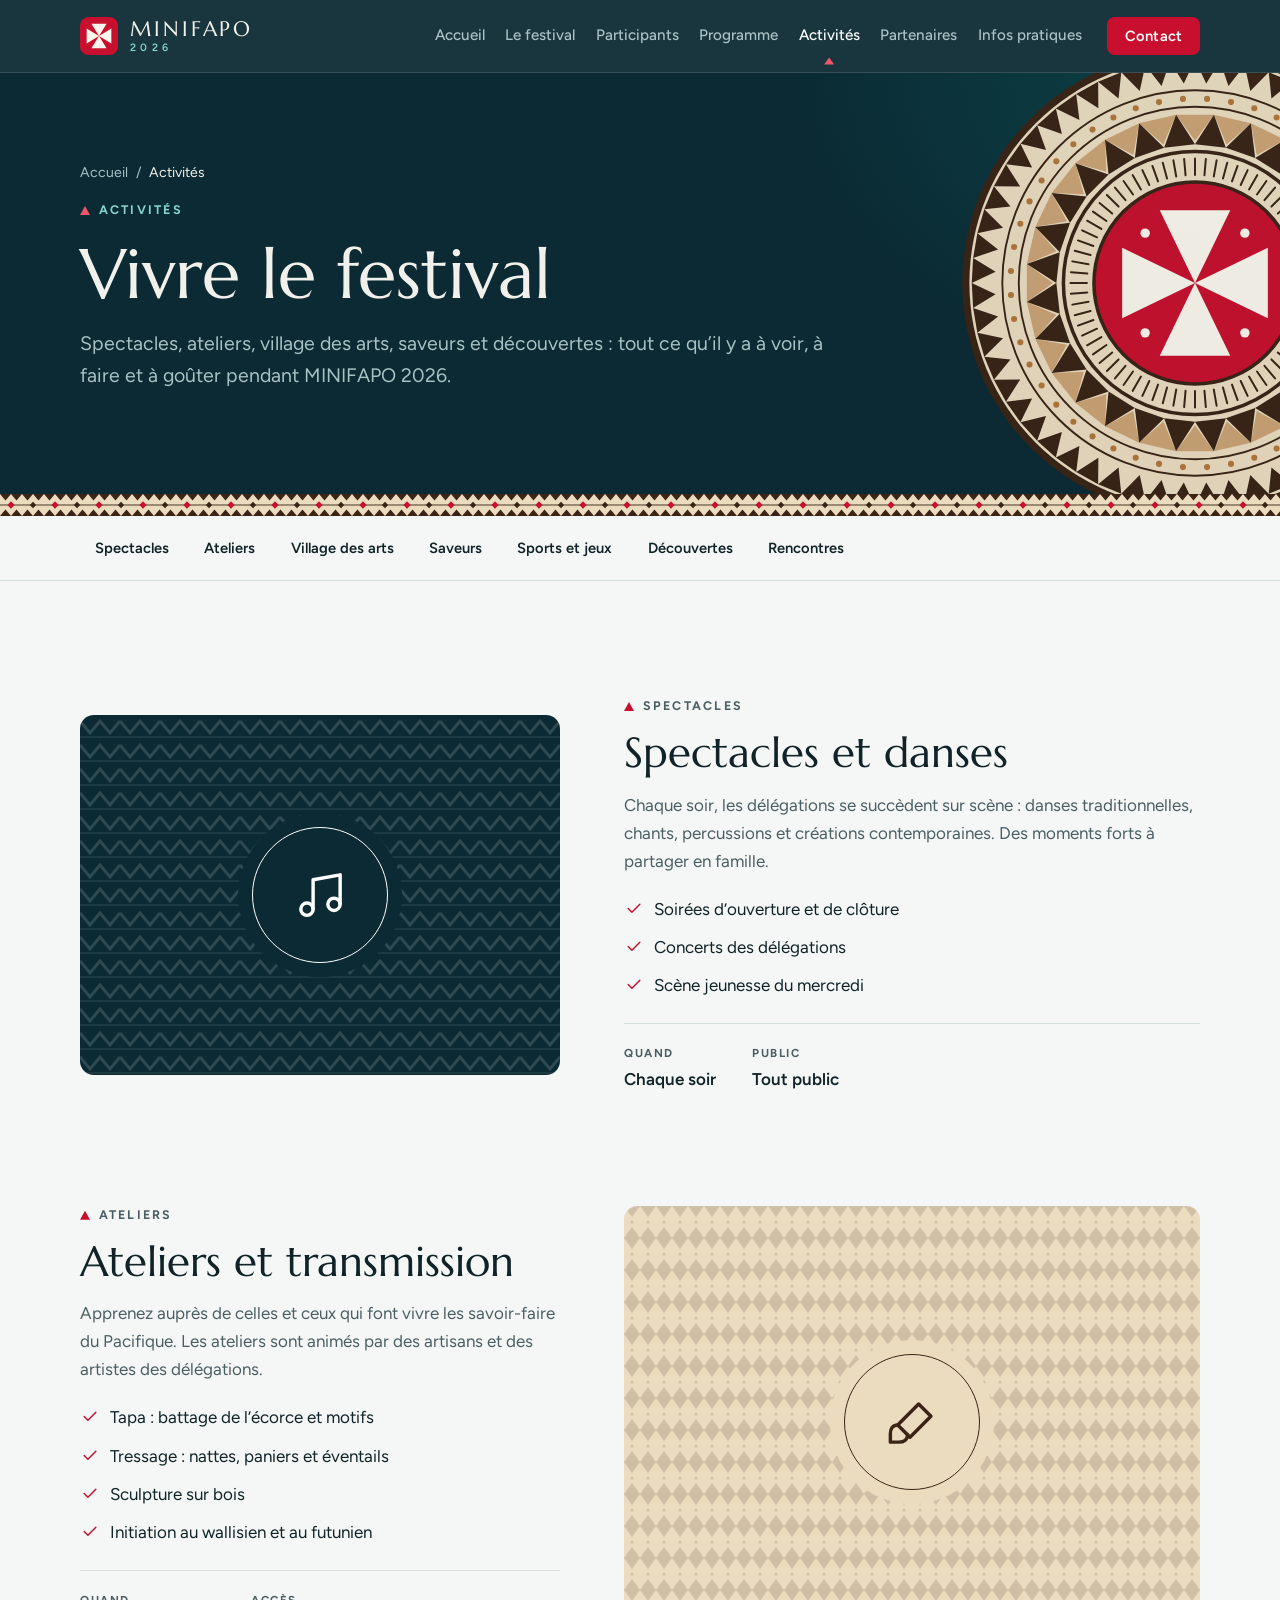
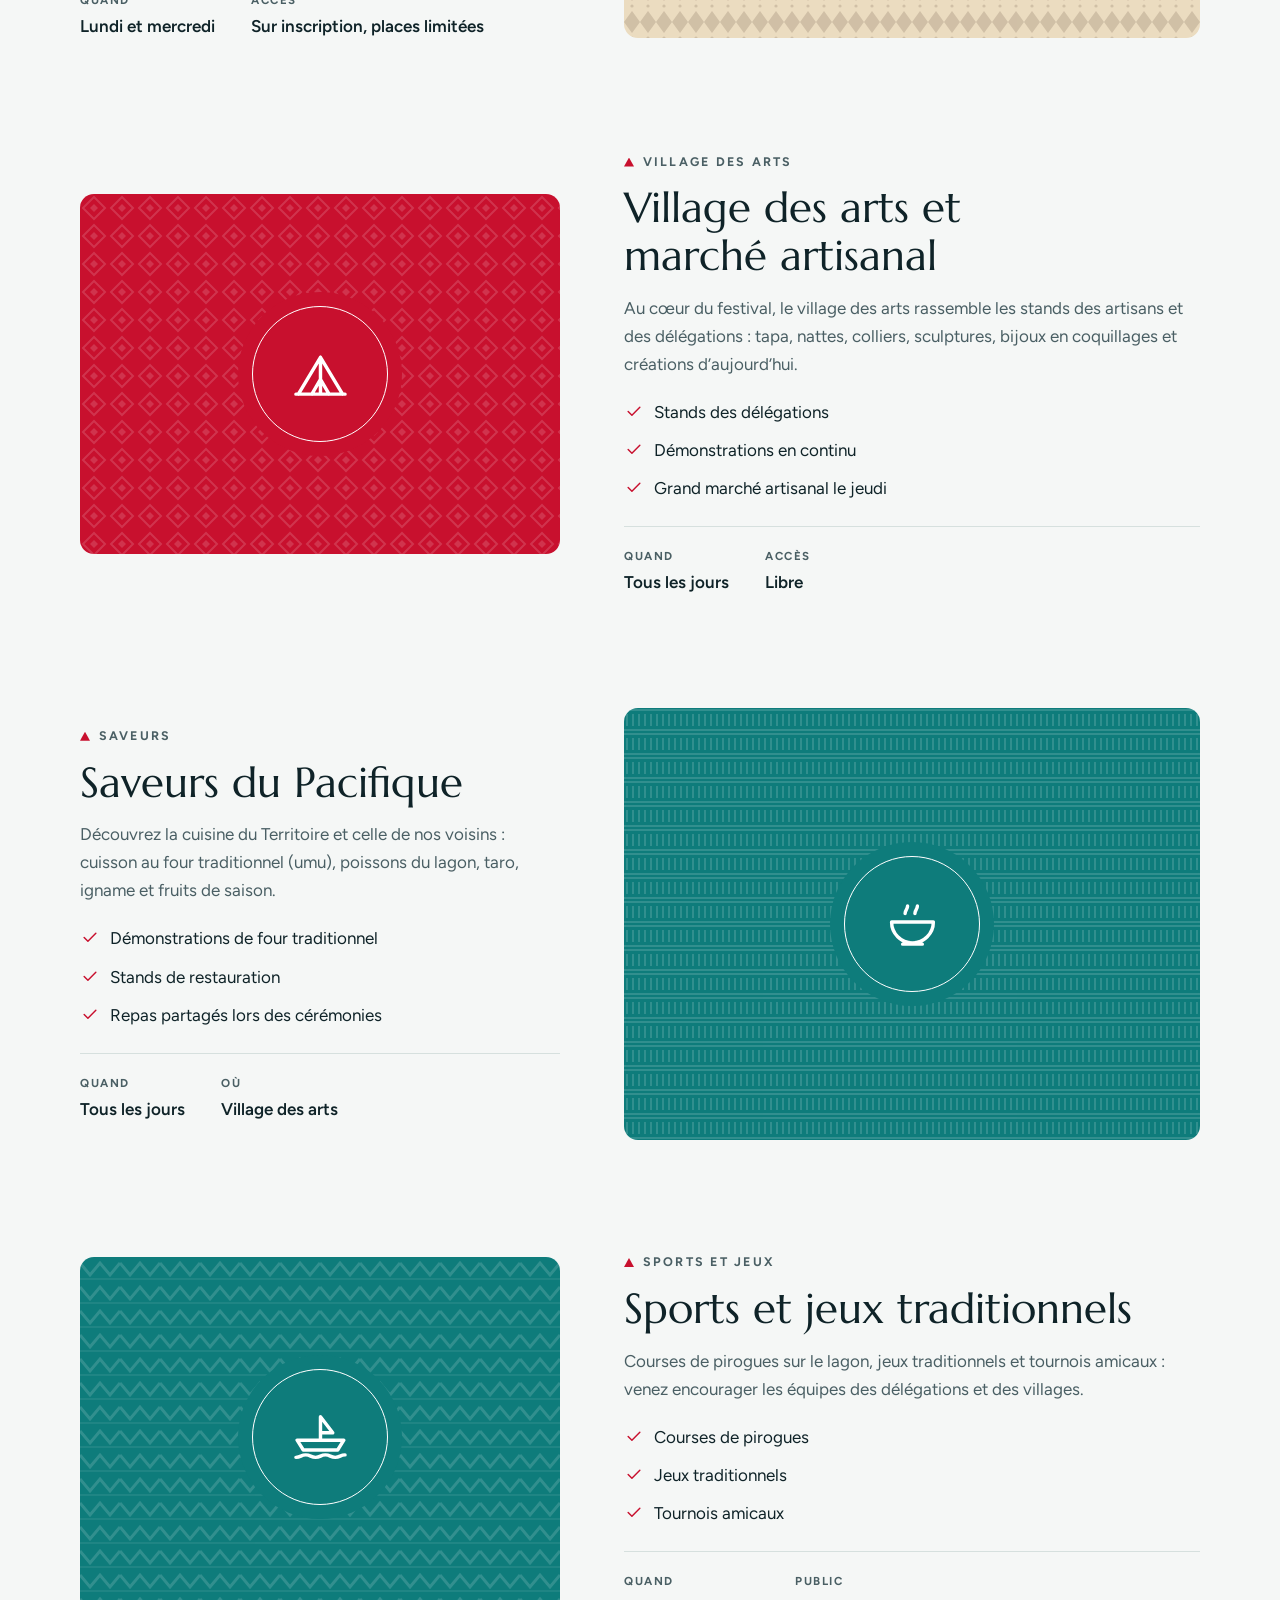
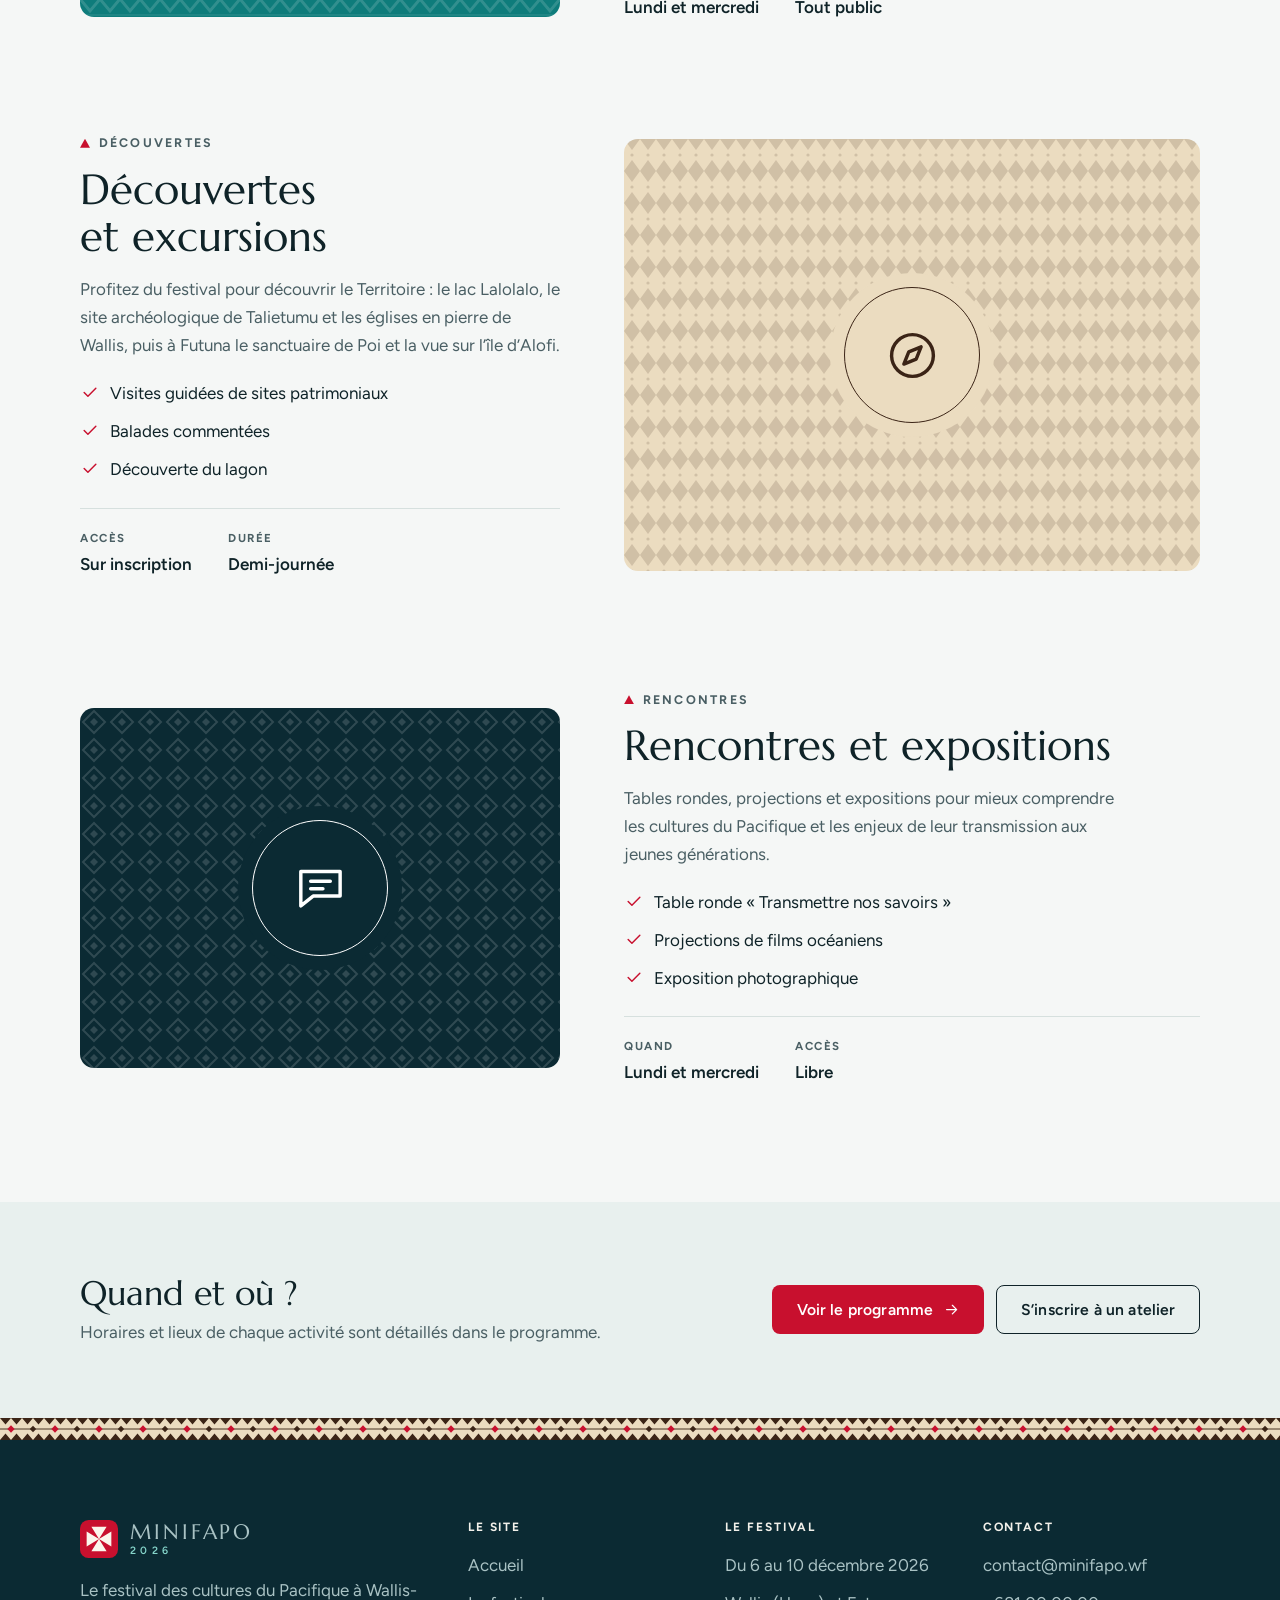
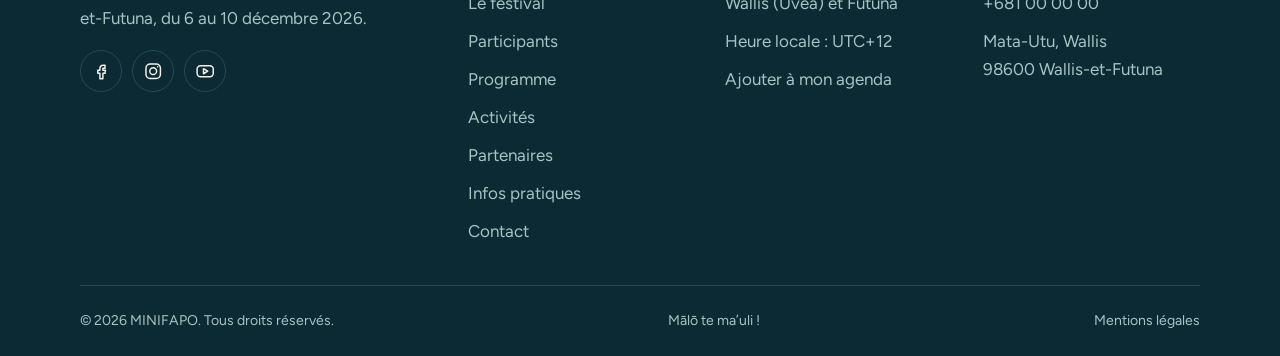
<file: activites.html>
<!DOCTYPE html>
<html lang="fr">
<head>
  <meta charset="utf-8">
  <meta name="viewport" content="width=device-width, initial-scale=1, viewport-fit=cover">
  <title>Activités · MINIFAPO 2026</title>
  <meta name="description" content="Spectacles, ateliers de tapa et de tressage, village des arts, saveurs du Pacifique, sports traditionnels et excursions : toutes les activités de MINIFAPO 2026.">
  <meta name="theme-color" content="#0B2A33">
  <meta property="og:type" content="website">
  <meta property="og:locale" content="fr_FR">
  <meta property="og:site_name" content="MINIFAPO 2026">
  <meta property="og:title" content="Activités · MINIFAPO 2026">
  <meta property="og:description" content="Spectacles, ateliers de tapa et de tressage, village des arts, saveurs du Pacifique, sports traditionnels et excursions : toutes les activités de MINIFAPO 2026.">
  <meta property="og:image" content="assets/img/og-image.png">
  <meta name="twitter:card" content="summary_large_image">
  <link rel="icon" href="assets/img/favicon.svg" type="image/svg+xml">
  <link rel="apple-touch-icon" href="assets/img/apple-touch-icon.png">
  <link rel="preconnect" href="https://fonts.googleapis.com">
  <link rel="preconnect" href="https://fonts.gstatic.com" crossorigin>
  <link rel="stylesheet" href="https://fonts.googleapis.com/css2?family=Figtree:ital,wght@0,400..700;1,400&amp;family=Marcellus&amp;display=swap">
  <link rel="stylesheet" href="assets/css/style.css">
  <script src="assets/js/main.js" defer></script>
</head>
<body data-page="activites">
  <a class="skip-link" href="#contenu">Aller au contenu</a>

  <header class="site-header">
    <div class="container site-header__inner">
      <a class="brand" href="index.html" aria-label="MINIFAPO 2026, retour à l’accueil">
        <svg class="brand__mark" viewBox="0 0 40 40" aria-hidden="true" focusable="false"><rect width="40" height="40" rx="9" fill="#C8102E"/><path d="M20,20L12,7H28ZM20,20L33,12V28ZM20,20L28,33H12ZM20,20L7,28V12Z" fill="#FBF6EC"/></svg>
        <span class="brand__text"><span class="brand__name">MINIFAPO</span><span class="brand__year">2026</span></span>
      </a>

      <nav class="nav" aria-label="Navigation principale">
        <ul class="nav__list">
          <li><a class="nav__link" href="index.html">Accueil</a></li>
          <li><a class="nav__link" href="festival.html">Le festival</a></li>
          <li><a class="nav__link" href="participants.html">Participants</a></li>
          <li><a class="nav__link" href="programme.html">Programme</a></li>
          <li><a class="nav__link" href="activites.html" aria-current="page">Activités</a></li>
          <li><a class="nav__link" href="partenaires.html">Partenaires</a></li>
          <li><a class="nav__link" href="infos-pratiques.html">Infos pratiques</a></li>
        </ul>
        <a class="btn btn--primary btn--sm" href="contact.html">Contact</a>
      </nav>

      <button class="menu-toggle" type="button" aria-expanded="false" aria-controls="menu-mobile">
        <span class="menu-toggle__bars" aria-hidden="true"></span>
        <span class="visually-hidden" data-menu-label>Ouvrir le menu</span>
      </button>
    </div>
  </header>

  <div class="mobile-menu" id="menu-mobile" hidden>
    <nav class="container" aria-label="Menu">
      <ul class="mobile-menu__list">
          <li><a class="mobile-menu__link" href="index.html">Accueil</a></li>
          <li><a class="mobile-menu__link" href="festival.html">Le festival</a></li>
          <li><a class="mobile-menu__link" href="participants.html">Participants</a></li>
          <li><a class="mobile-menu__link" href="programme.html">Programme</a></li>
          <li><a class="mobile-menu__link" href="activites.html" aria-current="page">Activités</a></li>
          <li><a class="mobile-menu__link" href="partenaires.html">Partenaires</a></li>
          <li><a class="mobile-menu__link" href="infos-pratiques.html">Infos pratiques</a></li>
          <li><a class="mobile-menu__link" href="contact.html">Contact</a></li>
      </ul>
      <p class="mobile-menu__meta">6 – 10 décembre 2026 · Wallis-et-Futuna</p>
    </nav>
  </div>

  <main id="contenu">
    <section class="page-hero">
      <div class="container page-hero__inner">
        <nav class="breadcrumb" aria-label="Fil d’Ariane">
          <ol>
            <li><a href="index.html">Accueil</a></li>
            <li aria-current="page">Activités</li>
          </ol>
        </nav>
        <p class="eyebrow eyebrow--light">Activités</p>
        <h1 class="page-hero__title">Vivre le festival</h1>
        <p class="page-hero__lead">Spectacles, ateliers, village des arts, saveurs et découvertes&nbsp;: tout ce qu’il y a à voir, à faire et à goûter pendant MINIFAPO 2026.</p>
      </div>
      <img class="page-hero__art" src="assets/img/medaillon-tapa.svg" alt="" width="400" height="400">
    </section>
    <div class="tapa-band" aria-hidden="true"></div>

    <nav class="subnav" data-scrollspy aria-label="Rubriques de la page">
      <div class="container">
        <ul class="subnav__list">
          <li><a class="subnav__link" href="#spectacles">Spectacles</a></li>
          <li><a class="subnav__link" href="#ateliers">Ateliers</a></li>
          <li><a class="subnav__link" href="#village">Village des arts</a></li>
          <li><a class="subnav__link" href="#saveurs">Saveurs</a></li>
          <li><a class="subnav__link" href="#sports">Sports et jeux</a></li>
          <li><a class="subnav__link" href="#decouvertes">Découvertes</a></li>
          <li><a class="subnav__link" href="#rencontres">Rencontres</a></li>
        </ul>
      </div>
    </nav>

    <section class="section">
      <div class="container activities">
        <article class="activity" id="spectacles">
          <div class="activity__visual activity__visual--night" aria-hidden="true">
            <span class="motif motif--zigzag"></span>
            <span class="activity__icon"><svg class="icon" viewBox="0 0 24 24" fill="none" stroke="currentColor" stroke-width="1.75" stroke-linecap="round" stroke-linejoin="round" aria-hidden="true" focusable="false"><path d="M9 18V6l11-2v12"/><circle cx="6.5" cy="18" r="2.5"/><circle cx="17.5" cy="16" r="2.5"/></svg></span>
          </div>
          <div class="activity__body">
            <p class="eyebrow">Spectacles</p>
            <h2 class="activity__title">Spectacles et danses</h2>
            <p>Chaque soir, les délégations se succèdent sur scène&nbsp;: danses traditionnelles, chants, percussions et créations contemporaines. Des moments forts à partager en famille.</p>
            <ul class="checklist">
              <li><svg class="icon" viewBox="0 0 24 24" fill="none" stroke="currentColor" stroke-width="1.75" stroke-linecap="round" stroke-linejoin="round" aria-hidden="true" focusable="false"><path d="m5 12.5 4.5 4.5L19 7.5"/></svg><span>Soirées d’ouverture et de clôture</span></li>
              <li><svg class="icon" viewBox="0 0 24 24" fill="none" stroke="currentColor" stroke-width="1.75" stroke-linecap="round" stroke-linejoin="round" aria-hidden="true" focusable="false"><path d="m5 12.5 4.5 4.5L19 7.5"/></svg><span>Concerts des délégations</span></li>
              <li><svg class="icon" viewBox="0 0 24 24" fill="none" stroke="currentColor" stroke-width="1.75" stroke-linecap="round" stroke-linejoin="round" aria-hidden="true" focusable="false"><path d="m5 12.5 4.5 4.5L19 7.5"/></svg><span>Scène jeunesse du mercredi</span></li>
            </ul>
            <dl class="activity__meta">
              <div><dt>Quand</dt><dd>Chaque soir</dd></div>
              <div><dt>Public</dt><dd>Tout public</dd></div>
            </dl>
          </div>
        </article>

        <article class="activity" id="ateliers">
          <div class="activity__visual activity__visual--tapa" aria-hidden="true">
            <span class="motif motif--triangles"></span>
            <span class="activity__icon"><svg class="icon" viewBox="0 0 24 24" fill="none" stroke="currentColor" stroke-width="1.75" stroke-linecap="round" stroke-linejoin="round" aria-hidden="true" focusable="false"><path d="m14.5 4.5 5 5L11 18l-5-5z"/><path d="M6 13c-2 0-3 1.5-3 3.5V20h3.5c2 0 3.5-1 3.5-3"/></svg></span>
          </div>
          <div class="activity__body">
            <p class="eyebrow">Ateliers</p>
            <h2 class="activity__title">Ateliers et transmission</h2>
            <p>Apprenez auprès de celles et ceux qui font vivre les savoir-faire du Pacifique. Les ateliers sont animés par des artisans et des artistes des délégations.</p>
            <ul class="checklist">
              <li><svg class="icon" viewBox="0 0 24 24" fill="none" stroke="currentColor" stroke-width="1.75" stroke-linecap="round" stroke-linejoin="round" aria-hidden="true" focusable="false"><path d="m5 12.5 4.5 4.5L19 7.5"/></svg><span>Tapa&nbsp;: battage de l’écorce et motifs</span></li>
              <li><svg class="icon" viewBox="0 0 24 24" fill="none" stroke="currentColor" stroke-width="1.75" stroke-linecap="round" stroke-linejoin="round" aria-hidden="true" focusable="false"><path d="m5 12.5 4.5 4.5L19 7.5"/></svg><span>Tressage&nbsp;: nattes, paniers et éventails</span></li>
              <li><svg class="icon" viewBox="0 0 24 24" fill="none" stroke="currentColor" stroke-width="1.75" stroke-linecap="round" stroke-linejoin="round" aria-hidden="true" focusable="false"><path d="m5 12.5 4.5 4.5L19 7.5"/></svg><span>Sculpture sur bois</span></li>
              <li><svg class="icon" viewBox="0 0 24 24" fill="none" stroke="currentColor" stroke-width="1.75" stroke-linecap="round" stroke-linejoin="round" aria-hidden="true" focusable="false"><path d="m5 12.5 4.5 4.5L19 7.5"/></svg><span>Initiation au wallisien et au futunien</span></li>
            </ul>
            <dl class="activity__meta">
              <div><dt>Quand</dt><dd>Lundi et mercredi</dd></div>
              <div><dt>Accès</dt><dd>Sur inscription, places limitées</dd></div>
            </dl>
          </div>
        </article>

        <article class="activity" id="village">
          <div class="activity__visual activity__visual--kula" aria-hidden="true">
            <span class="motif motif--losanges"></span>
            <span class="activity__icon"><svg class="icon" viewBox="0 0 24 24" fill="none" stroke="currentColor" stroke-width="1.75" stroke-linecap="round" stroke-linejoin="round" aria-hidden="true" focusable="false"><path d="M3 20 12 5l9 15M12 5v15M8.5 20l3.5-6 3.5 6M2 20h20"/></svg></span>
          </div>
          <div class="activity__body">
            <p class="eyebrow">Village des arts</p>
            <h2 class="activity__title">Village des arts et marché artisanal</h2>
            <p>Au cœur du festival, le village des arts rassemble les stands des artisans et des délégations&nbsp;: tapa, nattes, colliers, sculptures, bijoux en coquillages et créations d’aujourd’hui.</p>
            <ul class="checklist">
              <li><svg class="icon" viewBox="0 0 24 24" fill="none" stroke="currentColor" stroke-width="1.75" stroke-linecap="round" stroke-linejoin="round" aria-hidden="true" focusable="false"><path d="m5 12.5 4.5 4.5L19 7.5"/></svg><span>Stands des délégations</span></li>
              <li><svg class="icon" viewBox="0 0 24 24" fill="none" stroke="currentColor" stroke-width="1.75" stroke-linecap="round" stroke-linejoin="round" aria-hidden="true" focusable="false"><path d="m5 12.5 4.5 4.5L19 7.5"/></svg><span>Démonstrations en continu</span></li>
              <li><svg class="icon" viewBox="0 0 24 24" fill="none" stroke="currentColor" stroke-width="1.75" stroke-linecap="round" stroke-linejoin="round" aria-hidden="true" focusable="false"><path d="m5 12.5 4.5 4.5L19 7.5"/></svg><span>Grand marché artisanal le jeudi</span></li>
            </ul>
            <dl class="activity__meta">
              <div><dt>Quand</dt><dd>Tous les jours</dd></div>
              <div><dt>Accès</dt><dd>Libre</dd></div>
            </dl>
          </div>
        </article>

        <article class="activity" id="saveurs">
          <div class="activity__visual activity__visual--lagoon" aria-hidden="true">
            <span class="motif motif--echelle"></span>
            <span class="activity__icon"><svg class="icon" viewBox="0 0 24 24" fill="none" stroke="currentColor" stroke-width="1.75" stroke-linecap="round" stroke-linejoin="round" aria-hidden="true" focusable="false"><path d="M3.5 11h17a8.5 8.5 0 0 1-17 0zM8 20h8M9 7.5c0-1.5 1-1.5 1-3M13 7.5c0-1.5 1-1.5 1-3"/></svg></span>
          </div>
          <div class="activity__body">
            <p class="eyebrow">Saveurs</p>
            <h2 class="activity__title">Saveurs du Pacifique</h2>
            <p>Découvrez la cuisine du Territoire et celle de nos voisins&nbsp;: cuisson au four traditionnel (umu), poissons du lagon, taro, igname et fruits de saison.</p>
            <ul class="checklist">
              <li><svg class="icon" viewBox="0 0 24 24" fill="none" stroke="currentColor" stroke-width="1.75" stroke-linecap="round" stroke-linejoin="round" aria-hidden="true" focusable="false"><path d="m5 12.5 4.5 4.5L19 7.5"/></svg><span>Démonstrations de four traditionnel</span></li>
              <li><svg class="icon" viewBox="0 0 24 24" fill="none" stroke="currentColor" stroke-width="1.75" stroke-linecap="round" stroke-linejoin="round" aria-hidden="true" focusable="false"><path d="m5 12.5 4.5 4.5L19 7.5"/></svg><span>Stands de restauration</span></li>
              <li><svg class="icon" viewBox="0 0 24 24" fill="none" stroke="currentColor" stroke-width="1.75" stroke-linecap="round" stroke-linejoin="round" aria-hidden="true" focusable="false"><path d="m5 12.5 4.5 4.5L19 7.5"/></svg><span>Repas partagés lors des cérémonies</span></li>
            </ul>
            <dl class="activity__meta">
              <div><dt>Quand</dt><dd>Tous les jours</dd></div>
              <div><dt>Où</dt><dd>Village des arts</dd></div>
            </dl>
          </div>
        </article>

        <article class="activity" id="sports">
          <div class="activity__visual activity__visual--lagoon" aria-hidden="true">
            <span class="motif motif--zigzag"></span>
            <span class="activity__icon"><svg class="icon" viewBox="0 0 24 24" fill="none" stroke="currentColor" stroke-width="1.75" stroke-linecap="round" stroke-linejoin="round" aria-hidden="true" focusable="false"><path d="M2.5 13.5h19L19 17.5H5z"/><path d="M12 13.5V4l5 6.5h-5"/><path d="M2 20.5c2 0 2-1 4-1s2 1 4 1 2-1 4-1 2 1 4 1 2-1 4-1"/></svg></span>
          </div>
          <div class="activity__body">
            <p class="eyebrow">Sports et jeux</p>
            <h2 class="activity__title">Sports et jeux traditionnels</h2>
            <p>Courses de pirogues sur le lagon, jeux traditionnels et tournois amicaux&nbsp;: venez encourager les équipes des délégations et des villages.</p>
            <ul class="checklist">
              <li><svg class="icon" viewBox="0 0 24 24" fill="none" stroke="currentColor" stroke-width="1.75" stroke-linecap="round" stroke-linejoin="round" aria-hidden="true" focusable="false"><path d="m5 12.5 4.5 4.5L19 7.5"/></svg><span>Courses de pirogues</span></li>
              <li><svg class="icon" viewBox="0 0 24 24" fill="none" stroke="currentColor" stroke-width="1.75" stroke-linecap="round" stroke-linejoin="round" aria-hidden="true" focusable="false"><path d="m5 12.5 4.5 4.5L19 7.5"/></svg><span>Jeux traditionnels</span></li>
              <li><svg class="icon" viewBox="0 0 24 24" fill="none" stroke="currentColor" stroke-width="1.75" stroke-linecap="round" stroke-linejoin="round" aria-hidden="true" focusable="false"><path d="m5 12.5 4.5 4.5L19 7.5"/></svg><span>Tournois amicaux</span></li>
            </ul>
            <dl class="activity__meta">
              <div><dt>Quand</dt><dd>Lundi et mercredi</dd></div>
              <div><dt>Public</dt><dd>Tout public</dd></div>
            </dl>
          </div>
        </article>

        <article class="activity" id="decouvertes">
          <div class="activity__visual activity__visual--tapa" aria-hidden="true">
            <span class="motif motif--triangles"></span>
            <span class="activity__icon"><svg class="icon" viewBox="0 0 24 24" fill="none" stroke="currentColor" stroke-width="1.75" stroke-linecap="round" stroke-linejoin="round" aria-hidden="true" focusable="false"><circle cx="12" cy="12" r="8.5"/><path d="m15.5 8.5-2 5-5 2 2-5z"/></svg></span>
          </div>
          <div class="activity__body">
            <p class="eyebrow">Découvertes</p>
            <h2 class="activity__title">Découvertes et excursions</h2>
            <p>Profitez du festival pour découvrir le Territoire&nbsp;: le lac Lalolalo, le site archéologique de Talietumu et les églises en pierre de Wallis, puis à Futuna le sanctuaire de Poi et la vue sur l’île d’Alofi.</p>
            <ul class="checklist">
              <li><svg class="icon" viewBox="0 0 24 24" fill="none" stroke="currentColor" stroke-width="1.75" stroke-linecap="round" stroke-linejoin="round" aria-hidden="true" focusable="false"><path d="m5 12.5 4.5 4.5L19 7.5"/></svg><span>Visites guidées de sites patrimoniaux</span></li>
              <li><svg class="icon" viewBox="0 0 24 24" fill="none" stroke="currentColor" stroke-width="1.75" stroke-linecap="round" stroke-linejoin="round" aria-hidden="true" focusable="false"><path d="m5 12.5 4.5 4.5L19 7.5"/></svg><span>Balades commentées</span></li>
              <li><svg class="icon" viewBox="0 0 24 24" fill="none" stroke="currentColor" stroke-width="1.75" stroke-linecap="round" stroke-linejoin="round" aria-hidden="true" focusable="false"><path d="m5 12.5 4.5 4.5L19 7.5"/></svg><span>Découverte du lagon</span></li>
            </ul>
            <dl class="activity__meta">
              <div><dt>Accès</dt><dd>Sur inscription</dd></div>
              <div><dt>Durée</dt><dd>Demi-journée</dd></div>
            </dl>
          </div>
        </article>

        <article class="activity" id="rencontres">
          <div class="activity__visual activity__visual--night" aria-hidden="true">
            <span class="motif motif--losanges"></span>
            <span class="activity__icon"><svg class="icon" viewBox="0 0 24 24" fill="none" stroke="currentColor" stroke-width="1.75" stroke-linecap="round" stroke-linejoin="round" aria-hidden="true" focusable="false"><path d="M4 5.5h16v10H9l-5 4z"/><path d="M8 9.5h8M8 12.5h5"/></svg></span>
          </div>
          <div class="activity__body">
            <p class="eyebrow">Rencontres</p>
            <h2 class="activity__title">Rencontres et expositions</h2>
            <p>Tables rondes, projections et expositions pour mieux comprendre les cultures du Pacifique et les enjeux de leur transmission aux jeunes générations.</p>
            <ul class="checklist">
              <li><svg class="icon" viewBox="0 0 24 24" fill="none" stroke="currentColor" stroke-width="1.75" stroke-linecap="round" stroke-linejoin="round" aria-hidden="true" focusable="false"><path d="m5 12.5 4.5 4.5L19 7.5"/></svg><span>Table ronde « Transmettre nos savoirs »</span></li>
              <li><svg class="icon" viewBox="0 0 24 24" fill="none" stroke="currentColor" stroke-width="1.75" stroke-linecap="round" stroke-linejoin="round" aria-hidden="true" focusable="false"><path d="m5 12.5 4.5 4.5L19 7.5"/></svg><span>Projections de films océaniens</span></li>
              <li><svg class="icon" viewBox="0 0 24 24" fill="none" stroke="currentColor" stroke-width="1.75" stroke-linecap="round" stroke-linejoin="round" aria-hidden="true" focusable="false"><path d="m5 12.5 4.5 4.5L19 7.5"/></svg><span>Exposition photographique</span></li>
            </ul>
            <dl class="activity__meta">
              <div><dt>Quand</dt><dd>Lundi et mercredi</dd></div>
              <div><dt>Accès</dt><dd>Libre</dd></div>
            </dl>
          </div>
        </article>
      </div>
    </section>

    <section class="section section--mist section--tight">
      <div class="container actions-row">
        <div>
          <h2 class="actions-row__title">Quand et où&nbsp;?</h2>
          <p class="muted">Horaires et lieux de chaque activité sont détaillés dans le programme.</p>
        </div>
        <div class="actions-row__buttons">
          <a class="btn btn--primary" href="programme.html">Voir le programme <svg class="icon icon--arrow" viewBox="0 0 24 24" fill="none" stroke="currentColor" stroke-width="1.75" stroke-linecap="round" stroke-linejoin="round" aria-hidden="true" focusable="false"><path d="M5 12h14M13 6l6 6-6 6"/></svg></a>
          <a class="btn btn--outline" href="contact.html">S’inscrire à un atelier</a>
        </div>
      </div>
    </section>
  </main>

  <footer class="site-footer">
    <div class="tapa-band" aria-hidden="true"></div>
    <div class="container site-footer__grid">
      <div class="site-footer__brand">
        <a class="brand brand--footer" href="index.html" aria-label="MINIFAPO 2026, retour à l’accueil">
        <svg class="brand__mark" viewBox="0 0 40 40" aria-hidden="true" focusable="false"><rect width="40" height="40" rx="9" fill="#C8102E"/><path d="M20,20L12,7H28ZM20,20L33,12V28ZM20,20L28,33H12ZM20,20L7,28V12Z" fill="#FBF6EC"/></svg>
        <span class="brand__text"><span class="brand__name">MINIFAPO</span><span class="brand__year">2026</span></span>
      </a>
        <p>Le festival des cultures du Pacifique à Wallis-et-Futuna, du 6 au 10 décembre 2026.</p>
        <ul class="social" aria-label="Réseaux sociaux">
          <li><a href="https://www.facebook.com/" aria-label="Facebook"><svg class="icon" viewBox="0 0 24 24" fill="none" stroke="currentColor" stroke-width="1.75" stroke-linecap="round" stroke-linejoin="round" aria-hidden="true" focusable="false"><path d="M14 8.5h2.5V5H14a3.5 3.5 0 0 0-3.5 3.5V11H8v3.5h2.5V21H14v-6.5h2.5l.5-3.5h-3V9a.5.5 0 0 1 .5-.5z"/></svg></a></li>
          <li><a href="https://www.instagram.com/" aria-label="Instagram"><svg class="icon" viewBox="0 0 24 24" fill="none" stroke="currentColor" stroke-width="1.75" stroke-linecap="round" stroke-linejoin="round" aria-hidden="true" focusable="false"><rect x="3.5" y="3.5" width="17" height="17" rx="5"/><circle cx="12" cy="12" r="4"/><path d="M17.3 6.7h.01"/></svg></a></li>
          <li><a href="https://www.youtube.com/" aria-label="YouTube"><svg class="icon" viewBox="0 0 24 24" fill="none" stroke="currentColor" stroke-width="1.75" stroke-linecap="round" stroke-linejoin="round" aria-hidden="true" focusable="false"><rect x="2.5" y="5.5" width="19" height="13" rx="4"/><path d="m10 9 5 3-5 3z"/></svg></a></li>
        </ul>
      </div>

      <nav class="site-footer__col" aria-label="Plan du site">
        <h2 class="site-footer__title">Le site</h2>
        <ul>
            <li><a href="index.html">Accueil</a></li>
            <li><a href="festival.html">Le festival</a></li>
            <li><a href="participants.html">Participants</a></li>
            <li><a href="programme.html">Programme</a></li>
            <li><a href="activites.html">Activités</a></li>
            <li><a href="partenaires.html">Partenaires</a></li>
            <li><a href="infos-pratiques.html">Infos pratiques</a></li>
            <li><a href="contact.html">Contact</a></li>
        </ul>
      </nav>

      <div class="site-footer__col">
        <h2 class="site-footer__title">Le festival</h2>
        <ul>
          <li>Du 6 au 10 décembre 2026</li>
          <li>Wallis (Uvea) et Futuna</li>
          <li>Heure locale : UTC+12</li>
          <li><a href="assets/minifapo-2026.ics" download>Ajouter à mon agenda</a></li>
        </ul>
      </div>

      <div class="site-footer__col">
        <h2 class="site-footer__title">Contact</h2>
        <ul>
          <li><a href="mailto:contact@minifapo.wf">contact@minifapo.wf</a></li>
          <li><a href="tel:+681000000">+681 00 00 00</a></li>
          <li>Mata-Utu, Wallis<br>98600 Wallis-et-Futuna</li>
        </ul>
      </div>
    </div>

    <div class="container site-footer__bottom">
      <p>© <span data-year>2026</span> MINIFAPO. Tous droits réservés.</p>
      <p lang="wls">Mālō te ma’uli&nbsp;!</p>
      <p><a href="mentions-legales.html">Mentions légales</a></p>
    </div>
  </footer>
</body>
</html>
</file>
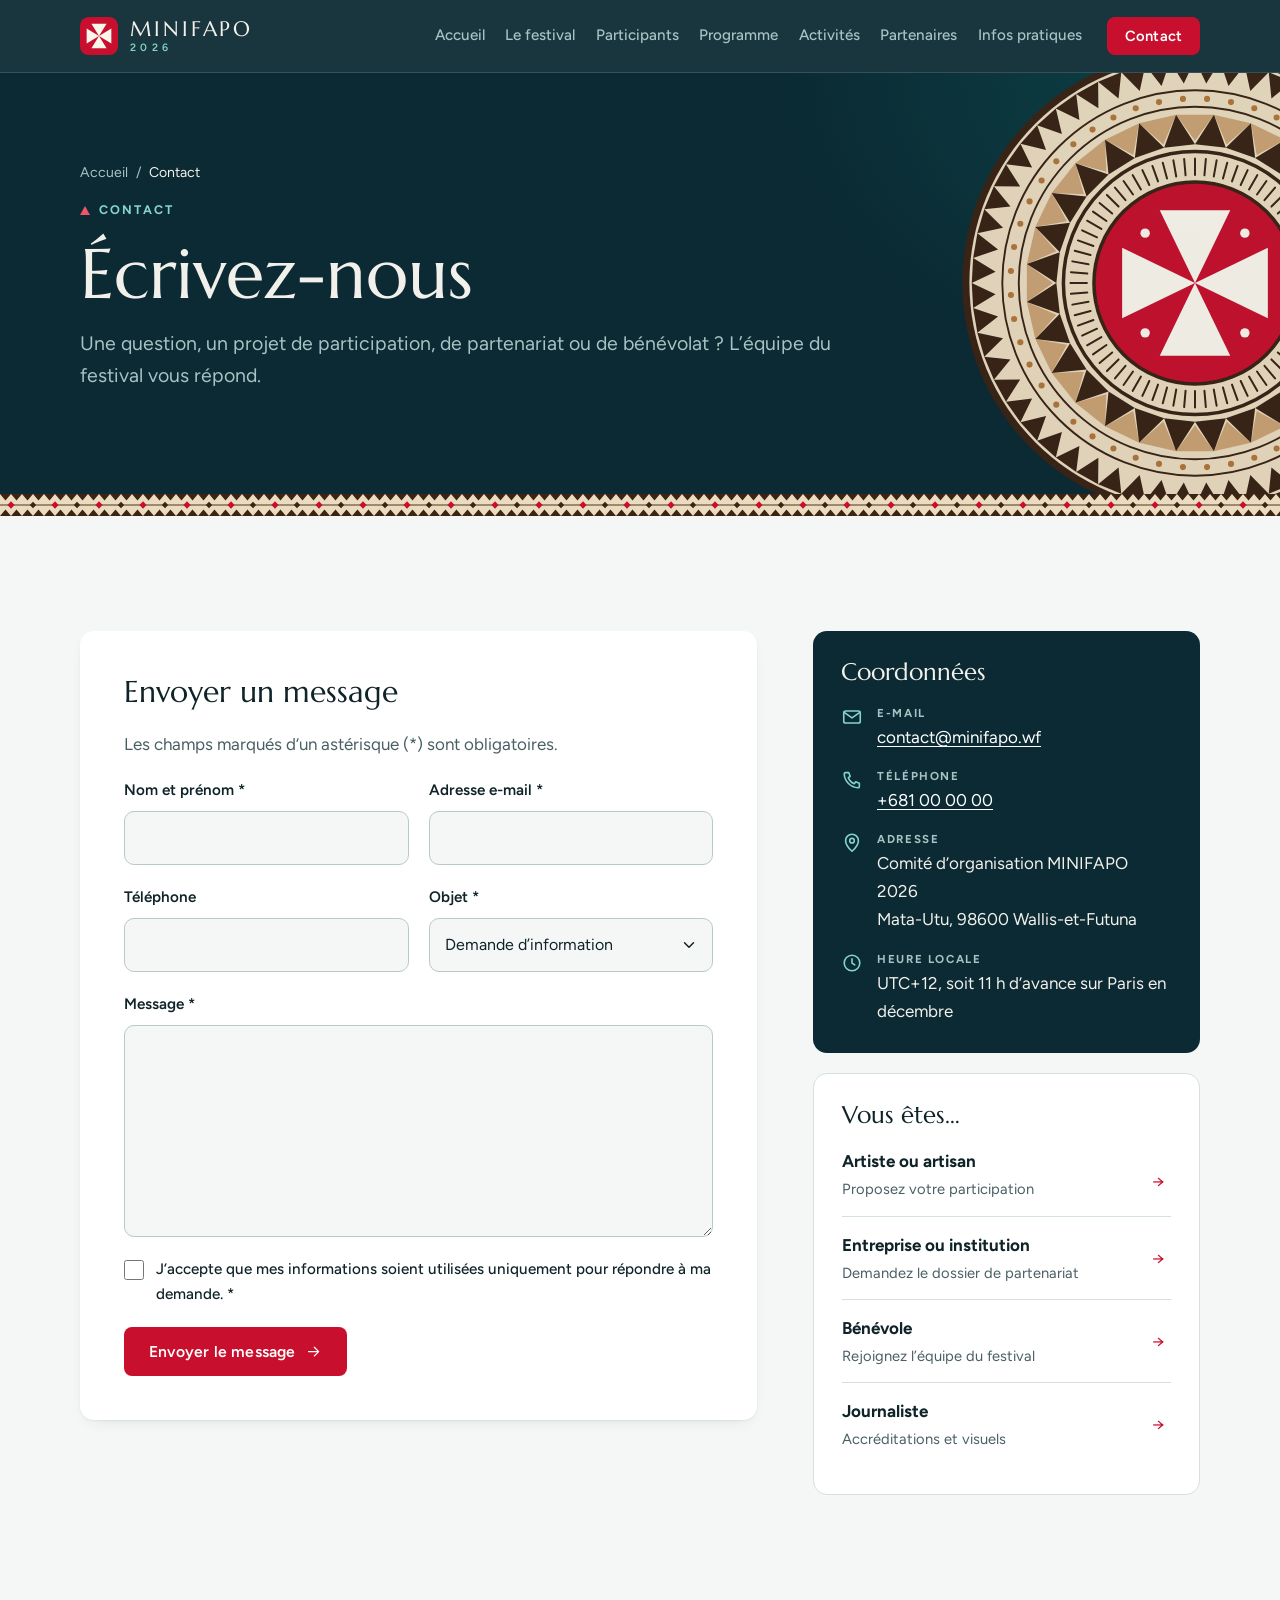
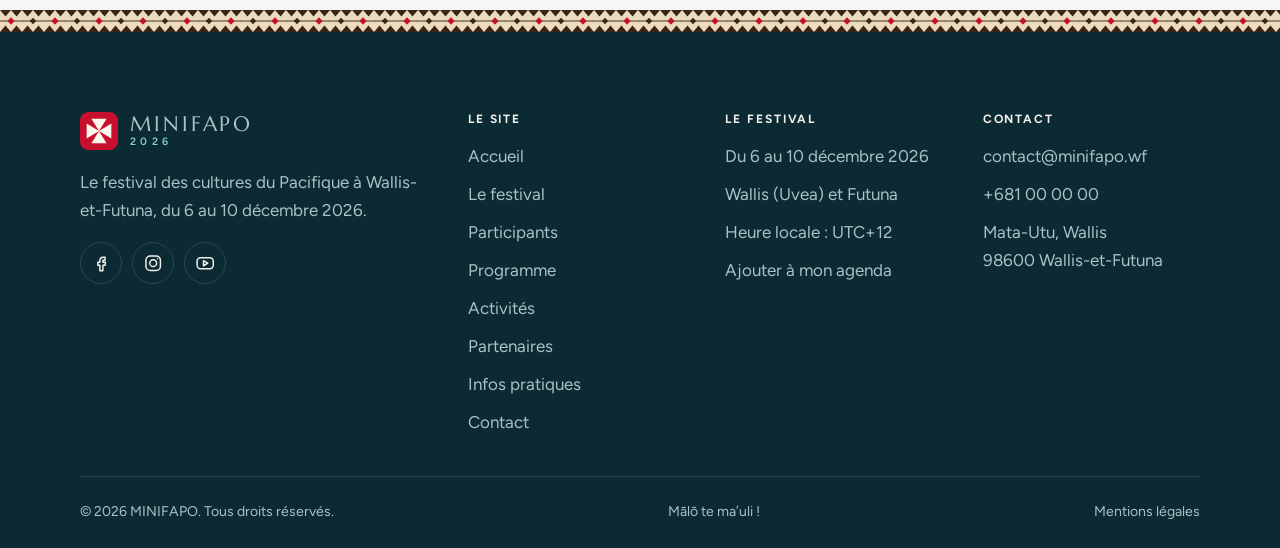
<file: contact.html>
<!DOCTYPE html>
<html lang="fr">
<head>
  <meta charset="utf-8">
  <meta name="viewport" content="width=device-width, initial-scale=1, viewport-fit=cover">
  <title>Contact · MINIFAPO 2026</title>
  <meta name="description" content="Contactez l’équipe de MINIFAPO 2026 : informations, participation, partenariat, bénévolat et presse.">
  <meta name="theme-color" content="#0B2A33">
  <meta property="og:type" content="website">
  <meta property="og:locale" content="fr_FR">
  <meta property="og:site_name" content="MINIFAPO 2026">
  <meta property="og:title" content="Contact · MINIFAPO 2026">
  <meta property="og:description" content="Contactez l’équipe de MINIFAPO 2026 : informations, participation, partenariat, bénévolat et presse.">
  <meta property="og:image" content="assets/img/og-image.png">
  <meta name="twitter:card" content="summary_large_image">
  <link rel="icon" href="assets/img/favicon.svg" type="image/svg+xml">
  <link rel="apple-touch-icon" href="assets/img/apple-touch-icon.png">
  <link rel="preconnect" href="https://fonts.googleapis.com">
  <link rel="preconnect" href="https://fonts.gstatic.com" crossorigin>
  <link rel="stylesheet" href="https://fonts.googleapis.com/css2?family=Figtree:ital,wght@0,400..700;1,400&amp;family=Marcellus&amp;display=swap">
  <link rel="stylesheet" href="assets/css/style.css">
  <script src="assets/js/main.js" defer></script>
</head>
<body data-page="contact">
  <a class="skip-link" href="#contenu">Aller au contenu</a>

  <header class="site-header">
    <div class="container site-header__inner">
      <a class="brand" href="index.html" aria-label="MINIFAPO 2026, retour à l’accueil">
        <svg class="brand__mark" viewBox="0 0 40 40" aria-hidden="true" focusable="false"><rect width="40" height="40" rx="9" fill="#C8102E"/><path d="M20,20L12,7H28ZM20,20L33,12V28ZM20,20L28,33H12ZM20,20L7,28V12Z" fill="#FBF6EC"/></svg>
        <span class="brand__text"><span class="brand__name">MINIFAPO</span><span class="brand__year">2026</span></span>
      </a>

      <nav class="nav" aria-label="Navigation principale">
        <ul class="nav__list">
          <li><a class="nav__link" href="index.html">Accueil</a></li>
          <li><a class="nav__link" href="festival.html">Le festival</a></li>
          <li><a class="nav__link" href="participants.html">Participants</a></li>
          <li><a class="nav__link" href="programme.html">Programme</a></li>
          <li><a class="nav__link" href="activites.html">Activités</a></li>
          <li><a class="nav__link" href="partenaires.html">Partenaires</a></li>
          <li><a class="nav__link" href="infos-pratiques.html">Infos pratiques</a></li>
        </ul>
        <a class="btn btn--primary btn--sm" href="contact.html" aria-current="page">Contact</a>
      </nav>

      <button class="menu-toggle" type="button" aria-expanded="false" aria-controls="menu-mobile">
        <span class="menu-toggle__bars" aria-hidden="true"></span>
        <span class="visually-hidden" data-menu-label>Ouvrir le menu</span>
      </button>
    </div>
  </header>

  <div class="mobile-menu" id="menu-mobile" hidden>
    <nav class="container" aria-label="Menu">
      <ul class="mobile-menu__list">
          <li><a class="mobile-menu__link" href="index.html">Accueil</a></li>
          <li><a class="mobile-menu__link" href="festival.html">Le festival</a></li>
          <li><a class="mobile-menu__link" href="participants.html">Participants</a></li>
          <li><a class="mobile-menu__link" href="programme.html">Programme</a></li>
          <li><a class="mobile-menu__link" href="activites.html">Activités</a></li>
          <li><a class="mobile-menu__link" href="partenaires.html">Partenaires</a></li>
          <li><a class="mobile-menu__link" href="infos-pratiques.html">Infos pratiques</a></li>
          <li><a class="mobile-menu__link" href="contact.html" aria-current="page">Contact</a></li>
      </ul>
      <p class="mobile-menu__meta">6 – 10 décembre 2026 · Wallis-et-Futuna</p>
    </nav>
  </div>

  <main id="contenu">
    <section class="page-hero">
      <div class="container page-hero__inner">
        <nav class="breadcrumb" aria-label="Fil d’Ariane">
          <ol>
            <li><a href="index.html">Accueil</a></li>
            <li aria-current="page">Contact</li>
          </ol>
        </nav>
        <p class="eyebrow eyebrow--light">Contact</p>
        <h1 class="page-hero__title">Écrivez-nous</h1>
        <p class="page-hero__lead">Une question, un projet de participation, de partenariat ou de bénévolat&nbsp;? L’équipe du festival vous répond.</p>
      </div>
      <img class="page-hero__art" src="assets/img/medaillon-tapa.svg" alt="" width="400" height="400">
    </section>
    <div class="tapa-band" aria-hidden="true"></div>

    <section class="section">
      <div class="container contact">
        <!--
          Envoi du formulaire :
          - sans configuration, le formulaire ouvre la messagerie du visiteur avec le message pré-rempli ;
          - pour recevoir les messages directement, renseignez data-endpoint avec l’adresse fournie
            par un service de formulaires (Formspree, Getform, Basin…), par exemple
            data-endpoint="https://formspree.io/f/votre-identifiant".
        -->
        <form class="contact-form" data-contact-form data-endpoint="" data-email="contact@minifapo.wf" novalidate>
          <h2 class="contact-form__title">Envoyer un message</h2>
          <p class="muted">Les champs marqués d’un astérisque (*) sont obligatoires.</p>

          <div class="field-row">
            <div class="field">
              <label for="nom">Nom et prénom *</label>
              <input id="nom" name="nom" type="text" autocomplete="name" required>
              <p class="field__error" id="nom-erreur">Indiquez votre nom.</p>
            </div>
            <div class="field">
              <label for="email">Adresse e-mail *</label>
              <input id="email" name="email" type="email" autocomplete="email" required>
              <p class="field__error" id="email-erreur">Indiquez une adresse e-mail valide, par exemple nom@exemple.wf.</p>
            </div>
          </div>

          <div class="field-row">
            <div class="field">
              <label for="telephone">Téléphone</label>
              <input id="telephone" name="telephone" type="tel" autocomplete="tel">
            </div>
            <div class="field">
              <label for="objet">Objet *</label>
              <select id="objet" name="objet" required>
                <option value="information">Demande d’information</option>
                <option value="participer">Participer au festival (artiste, artisan, délégation)</option>
                <option value="partenariat">Devenir partenaire</option>
                <option value="benevolat">Devenir bénévole</option>
                <option value="presse">Presse et médias</option>
              </select>
            </div>
          </div>

          <div class="field">
            <label for="message">Message *</label>
            <textarea id="message" name="message" rows="7" required></textarea>
            <p class="field__error" id="message-erreur">Écrivez votre message.</p>
          </div>

          <div class="field field--check">
            <input id="consentement" name="consentement" type="checkbox" required>
            <label for="consentement">J’accepte que mes informations soient utilisées uniquement pour répondre à ma demande. *</label>
            <p class="field__error" id="consentement-erreur">Cochez cette case pour envoyer votre message.</p>
          </div>

          <div class="field field--hp" aria-hidden="true">
            <label for="site_web">Ne pas remplir ce champ</label>
            <input id="site_web" name="site_web" type="text" tabindex="-1" autocomplete="off">
          </div>

          <div class="contact-form__submit">
            <button class="btn btn--primary" type="submit">Envoyer le message <svg class="icon icon--arrow" viewBox="0 0 24 24" fill="none" stroke="currentColor" stroke-width="1.75" stroke-linecap="round" stroke-linejoin="round" aria-hidden="true" focusable="false"><path d="M5 12h14M13 6l6 6-6 6"/></svg></button>
            <p class="form-status" data-form-status role="status" aria-live="polite"></p>
          </div>
        </form>

        <aside class="contact-aside">
          <div class="contact-card">
            <h2 class="contact-card__title">Coordonnées</h2>
            <ul class="contact-list">
              <li><svg class="icon" viewBox="0 0 24 24" fill="none" stroke="currentColor" stroke-width="1.75" stroke-linecap="round" stroke-linejoin="round" aria-hidden="true" focusable="false"><rect x="3" y="5.5" width="18" height="13" rx="2"/><path d="m3.5 7 8.5 6 8.5-6"/></svg><span><span class="contact-list__label">E-mail</span><a href="mailto:contact@minifapo.wf">contact@minifapo.wf</a></span></li>
              <li><svg class="icon" viewBox="0 0 24 24" fill="none" stroke="currentColor" stroke-width="1.75" stroke-linecap="round" stroke-linejoin="round" aria-hidden="true" focusable="false"><path d="M5 4h3.5l1.5 4-2 1.5a11 11 0 0 0 6.5 6.5l1.5-2 4 1.5V19a1.5 1.5 0 0 1-1.5 1.5A16 16 0 0 1 3.5 5.5 1.5 1.5 0 0 1 5 4z"/></svg><span><span class="contact-list__label">Téléphone</span><a href="tel:+681000000">+681 00 00 00</a></span></li>
              <li><svg class="icon" viewBox="0 0 24 24" fill="none" stroke="currentColor" stroke-width="1.75" stroke-linecap="round" stroke-linejoin="round" aria-hidden="true" focusable="false"><path d="M12 21s-7-6.2-7-11.5a7 7 0 1 1 14 0C19 14.8 12 21 12 21z"/><circle cx="12" cy="9.5" r="2.5"/></svg><span><span class="contact-list__label">Adresse</span>Comité d’organisation MINIFAPO 2026<br>Mata-Utu, 98600 Wallis-et-Futuna</span></li>
              <li><svg class="icon" viewBox="0 0 24 24" fill="none" stroke="currentColor" stroke-width="1.75" stroke-linecap="round" stroke-linejoin="round" aria-hidden="true" focusable="false"><circle cx="12" cy="12" r="8.5"/><path d="M12 7.5V12l3 2"/></svg><span><span class="contact-list__label">Heure locale</span>UTC+12, soit 11 h d’avance sur Paris en décembre</span></li>
            </ul>
          </div>

          <div class="contact-card contact-card--plain">
            <h2 class="contact-card__title">Vous êtes…</h2>
            <ul class="contact-topics">
              <li><a href="#participer" data-subject="participer"><strong>Artiste ou artisan</strong><span>Proposez votre participation</span></a></li>
              <li><a href="#partenariat" data-subject="partenariat"><strong>Entreprise ou institution</strong><span>Demandez le dossier de partenariat</span></a></li>
              <li><a href="#benevolat" data-subject="benevolat"><strong>Bénévole</strong><span>Rejoignez l’équipe du festival</span></a></li>
              <li><a href="#presse" data-subject="presse"><strong>Journaliste</strong><span>Accréditations et visuels</span></a></li>
            </ul>
          </div>
        </aside>
      </div>
    </section>
  </main>

  <footer class="site-footer">
    <div class="tapa-band" aria-hidden="true"></div>
    <div class="container site-footer__grid">
      <div class="site-footer__brand">
        <a class="brand brand--footer" href="index.html" aria-label="MINIFAPO 2026, retour à l’accueil">
        <svg class="brand__mark" viewBox="0 0 40 40" aria-hidden="true" focusable="false"><rect width="40" height="40" rx="9" fill="#C8102E"/><path d="M20,20L12,7H28ZM20,20L33,12V28ZM20,20L28,33H12ZM20,20L7,28V12Z" fill="#FBF6EC"/></svg>
        <span class="brand__text"><span class="brand__name">MINIFAPO</span><span class="brand__year">2026</span></span>
      </a>
        <p>Le festival des cultures du Pacifique à Wallis-et-Futuna, du 6 au 10 décembre 2026.</p>
        <ul class="social" aria-label="Réseaux sociaux">
          <li><a href="https://www.facebook.com/" aria-label="Facebook"><svg class="icon" viewBox="0 0 24 24" fill="none" stroke="currentColor" stroke-width="1.75" stroke-linecap="round" stroke-linejoin="round" aria-hidden="true" focusable="false"><path d="M14 8.5h2.5V5H14a3.5 3.5 0 0 0-3.5 3.5V11H8v3.5h2.5V21H14v-6.5h2.5l.5-3.5h-3V9a.5.5 0 0 1 .5-.5z"/></svg></a></li>
          <li><a href="https://www.instagram.com/" aria-label="Instagram"><svg class="icon" viewBox="0 0 24 24" fill="none" stroke="currentColor" stroke-width="1.75" stroke-linecap="round" stroke-linejoin="round" aria-hidden="true" focusable="false"><rect x="3.5" y="3.5" width="17" height="17" rx="5"/><circle cx="12" cy="12" r="4"/><path d="M17.3 6.7h.01"/></svg></a></li>
          <li><a href="https://www.youtube.com/" aria-label="YouTube"><svg class="icon" viewBox="0 0 24 24" fill="none" stroke="currentColor" stroke-width="1.75" stroke-linecap="round" stroke-linejoin="round" aria-hidden="true" focusable="false"><rect x="2.5" y="5.5" width="19" height="13" rx="4"/><path d="m10 9 5 3-5 3z"/></svg></a></li>
        </ul>
      </div>

      <nav class="site-footer__col" aria-label="Plan du site">
        <h2 class="site-footer__title">Le site</h2>
        <ul>
            <li><a href="index.html">Accueil</a></li>
            <li><a href="festival.html">Le festival</a></li>
            <li><a href="participants.html">Participants</a></li>
            <li><a href="programme.html">Programme</a></li>
            <li><a href="activites.html">Activités</a></li>
            <li><a href="partenaires.html">Partenaires</a></li>
            <li><a href="infos-pratiques.html">Infos pratiques</a></li>
            <li><a href="contact.html">Contact</a></li>
        </ul>
      </nav>

      <div class="site-footer__col">
        <h2 class="site-footer__title">Le festival</h2>
        <ul>
          <li>Du 6 au 10 décembre 2026</li>
          <li>Wallis (Uvea) et Futuna</li>
          <li>Heure locale : UTC+12</li>
          <li><a href="assets/minifapo-2026.ics" download>Ajouter à mon agenda</a></li>
        </ul>
      </div>

      <div class="site-footer__col">
        <h2 class="site-footer__title">Contact</h2>
        <ul>
          <li><a href="mailto:contact@minifapo.wf">contact@minifapo.wf</a></li>
          <li><a href="tel:+681000000">+681 00 00 00</a></li>
          <li>Mata-Utu, Wallis<br>98600 Wallis-et-Futuna</li>
        </ul>
      </div>
    </div>

    <div class="container site-footer__bottom">
      <p>© <span data-year>2026</span> MINIFAPO. Tous droits réservés.</p>
      <p lang="wls">Mālō te ma’uli&nbsp;!</p>
      <p><a href="mentions-legales.html">Mentions légales</a></p>
    </div>
  </footer>
</body>
</html>
</file>
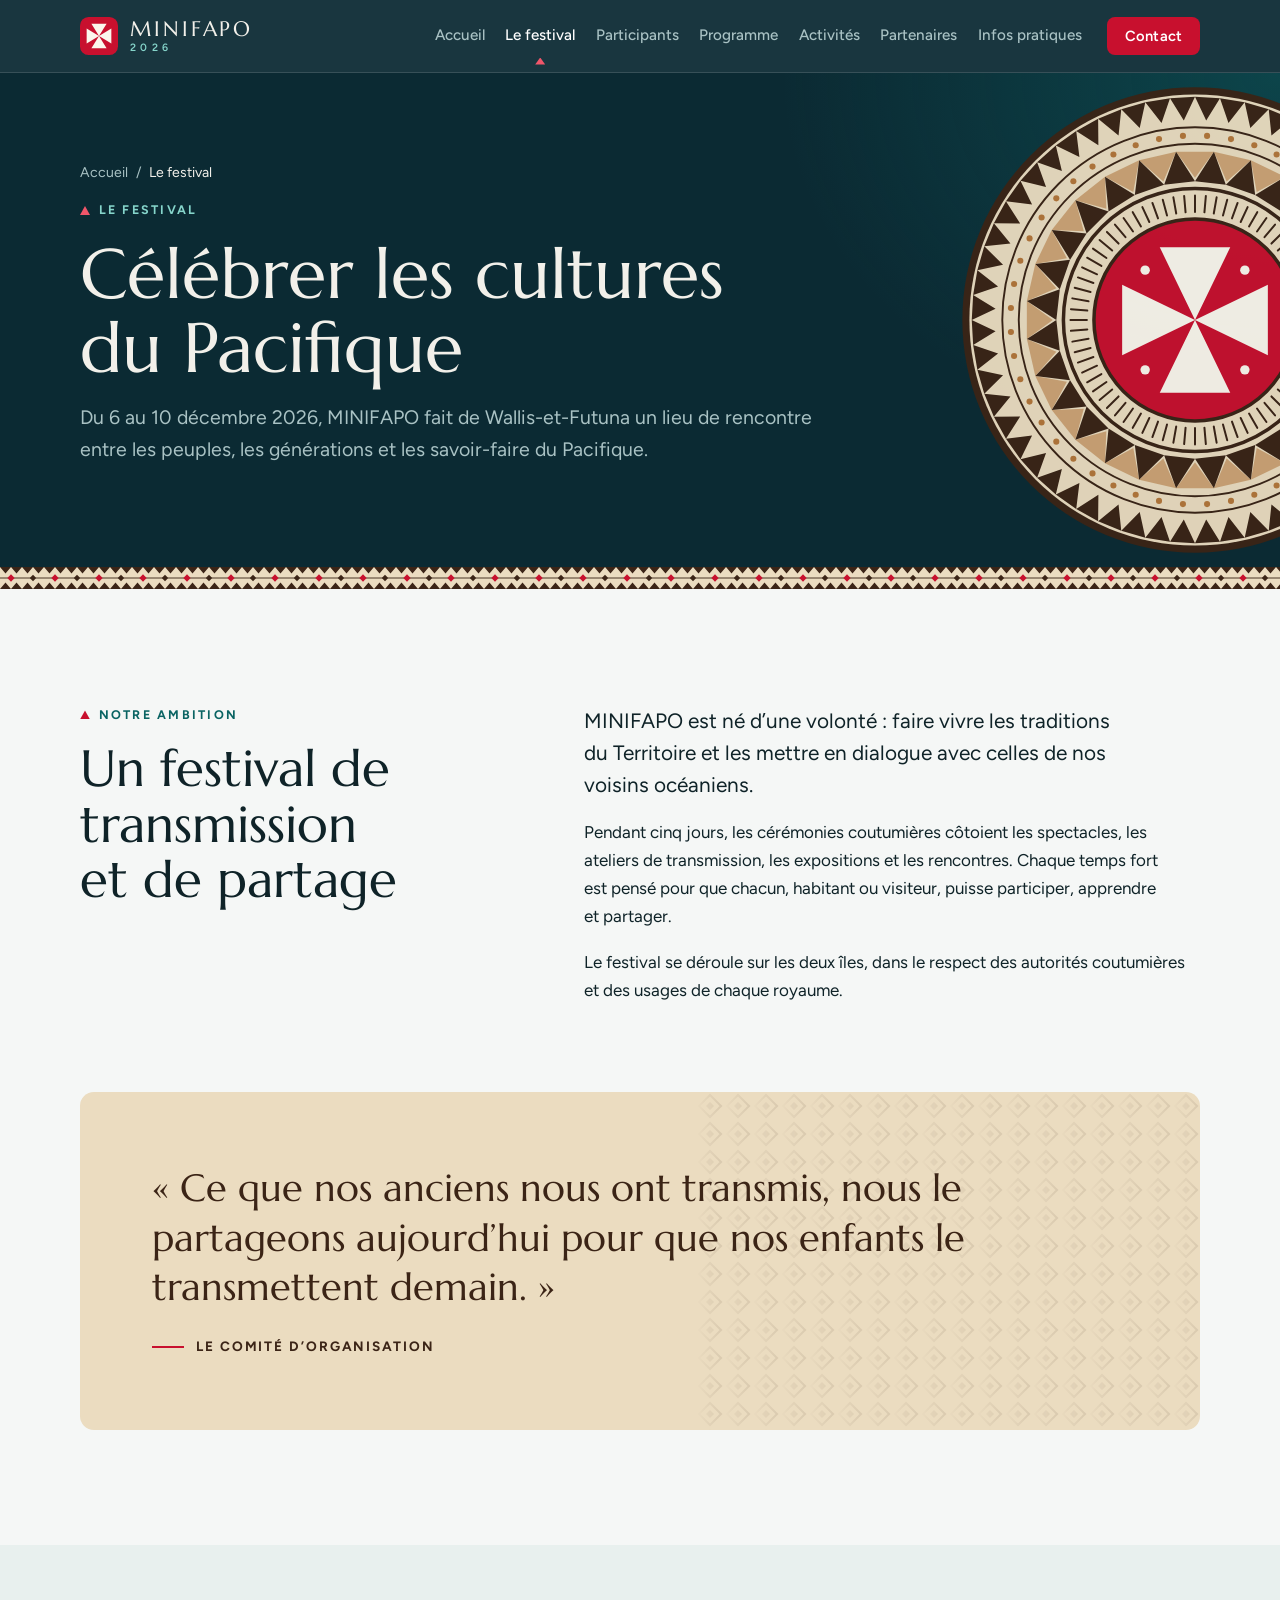
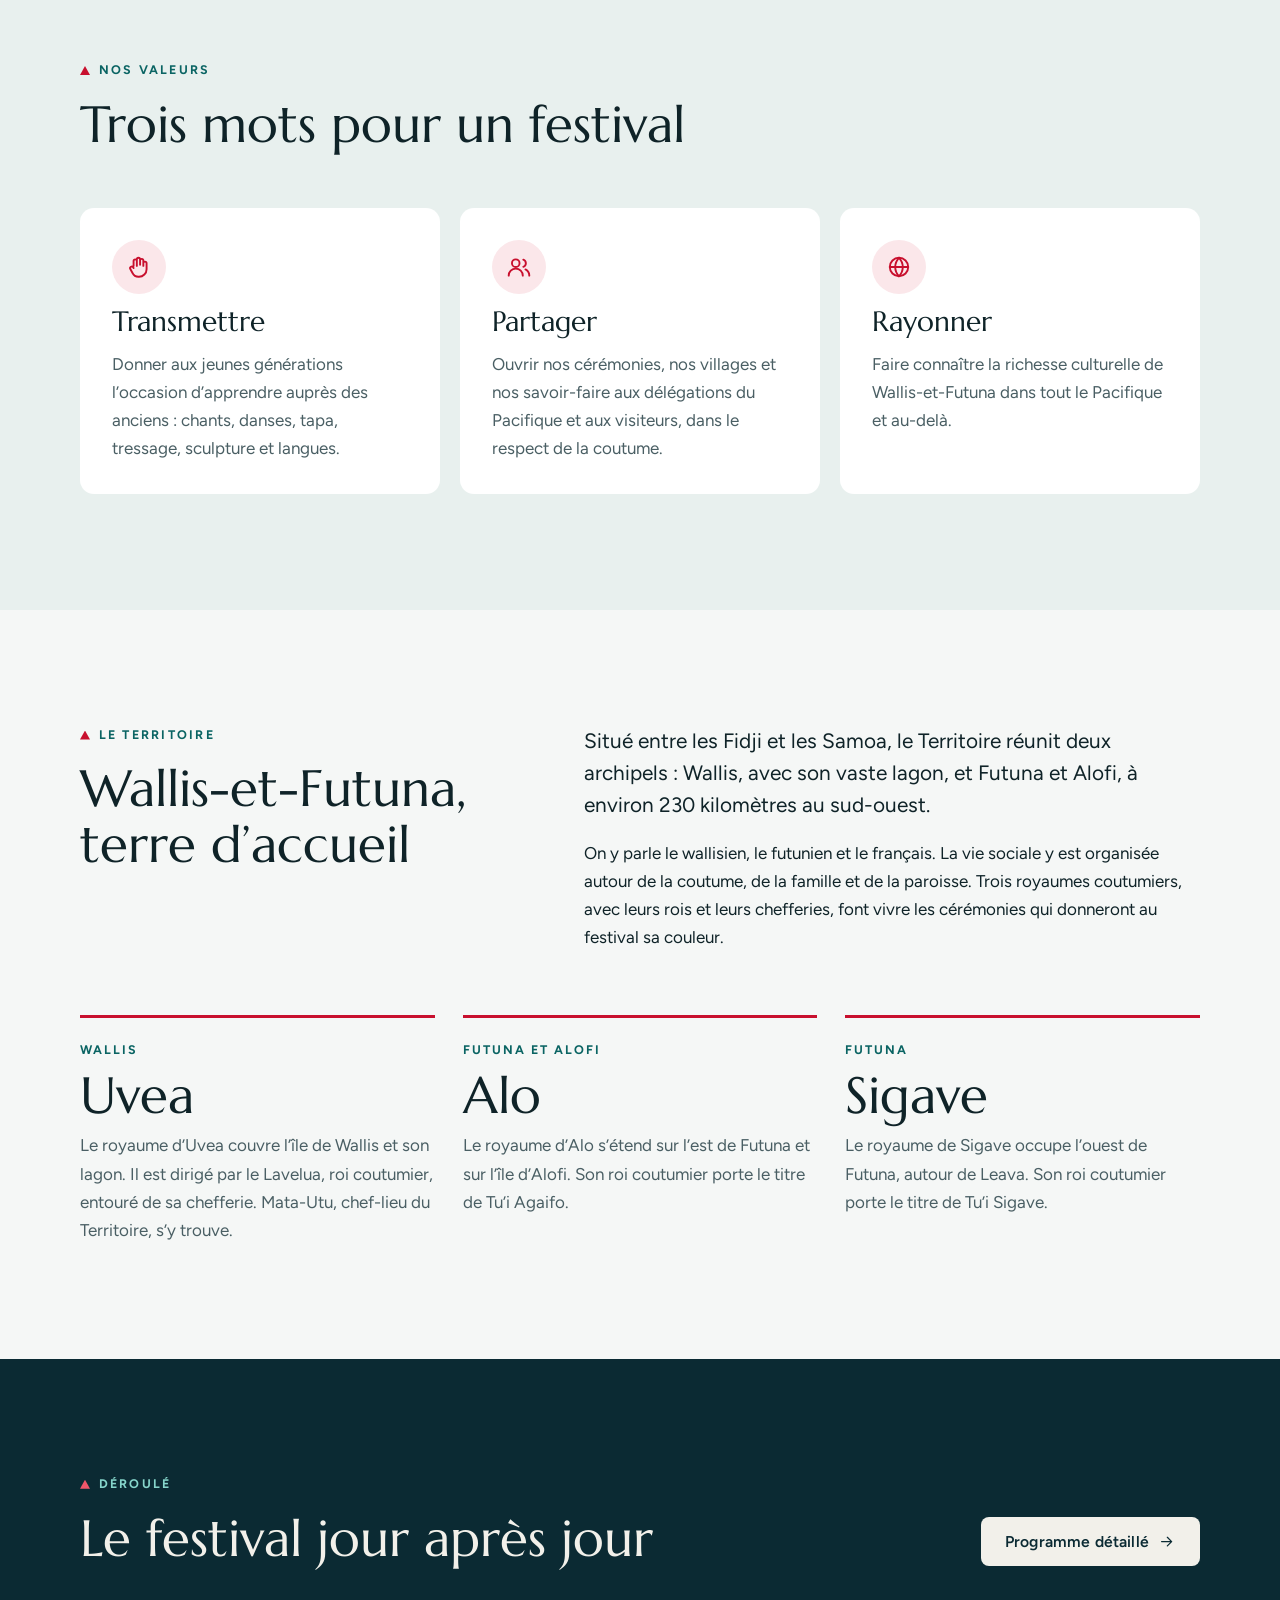
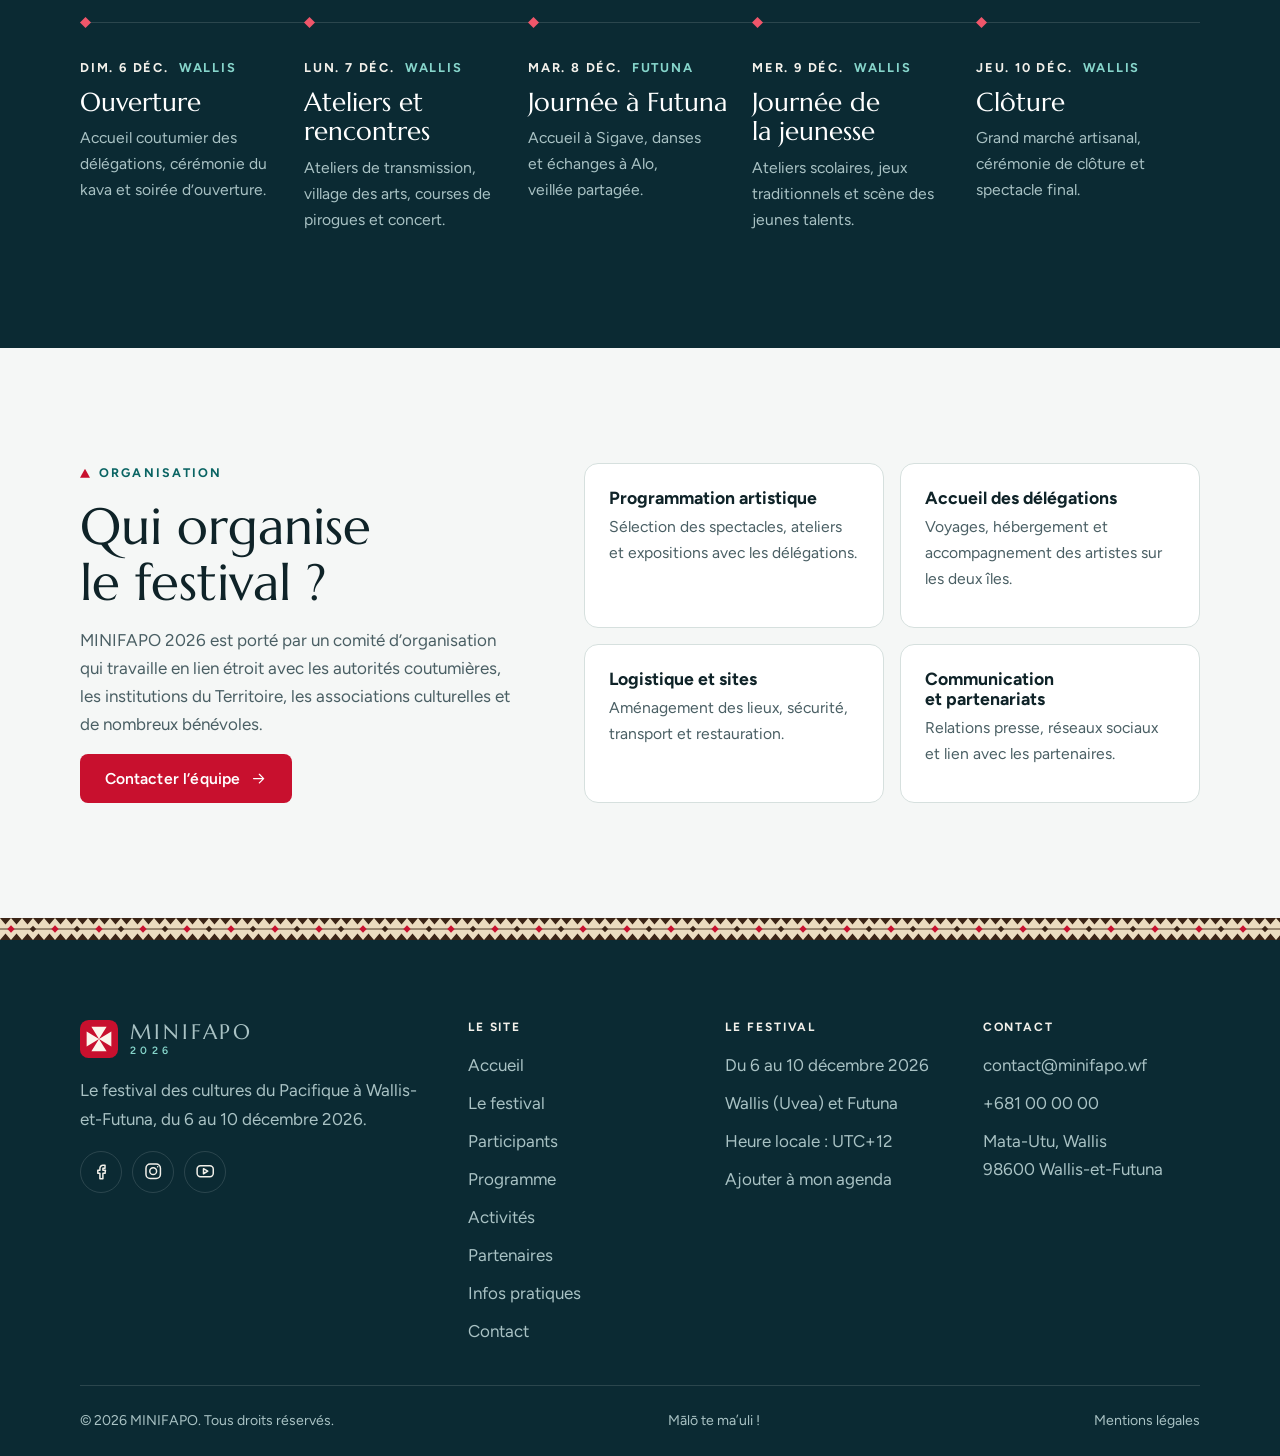
<file: festival.html>
<!DOCTYPE html>
<html lang="fr">
<head>
  <meta charset="utf-8">
  <meta name="viewport" content="width=device-width, initial-scale=1, viewport-fit=cover">
  <title>Le festival · MINIFAPO 2026</title>
  <meta name="description" content="Découvrez MINIFAPO 2026 : ses ambitions, ses valeurs et Wallis-et-Futuna, terre d’accueil du festival du 6 au 10 décembre 2026.">
  <meta name="theme-color" content="#0B2A33">
  <meta property="og:type" content="website">
  <meta property="og:locale" content="fr_FR">
  <meta property="og:site_name" content="MINIFAPO 2026">
  <meta property="og:title" content="Le festival · MINIFAPO 2026">
  <meta property="og:description" content="Découvrez MINIFAPO 2026 : ses ambitions, ses valeurs et Wallis-et-Futuna, terre d’accueil du festival du 6 au 10 décembre 2026.">
  <meta property="og:image" content="assets/img/og-image.png">
  <meta name="twitter:card" content="summary_large_image">
  <link rel="icon" href="assets/img/favicon.svg" type="image/svg+xml">
  <link rel="apple-touch-icon" href="assets/img/apple-touch-icon.png">
  <link rel="preconnect" href="https://fonts.googleapis.com">
  <link rel="preconnect" href="https://fonts.gstatic.com" crossorigin>
  <link rel="stylesheet" href="https://fonts.googleapis.com/css2?family=Figtree:ital,wght@0,400..700;1,400&amp;family=Marcellus&amp;display=swap">
  <link rel="stylesheet" href="assets/css/style.css">
  <script src="assets/js/main.js" defer></script>
</head>
<body data-page="festival">
  <a class="skip-link" href="#contenu">Aller au contenu</a>

  <header class="site-header">
    <div class="container site-header__inner">
      <a class="brand" href="index.html" aria-label="MINIFAPO 2026, retour à l’accueil">
        <svg class="brand__mark" viewBox="0 0 40 40" aria-hidden="true" focusable="false"><rect width="40" height="40" rx="9" fill="#C8102E"/><path d="M20,20L12,7H28ZM20,20L33,12V28ZM20,20L28,33H12ZM20,20L7,28V12Z" fill="#FBF6EC"/></svg>
        <span class="brand__text"><span class="brand__name">MINIFAPO</span><span class="brand__year">2026</span></span>
      </a>

      <nav class="nav" aria-label="Navigation principale">
        <ul class="nav__list">
          <li><a class="nav__link" href="index.html">Accueil</a></li>
          <li><a class="nav__link" href="festival.html" aria-current="page">Le festival</a></li>
          <li><a class="nav__link" href="participants.html">Participants</a></li>
          <li><a class="nav__link" href="programme.html">Programme</a></li>
          <li><a class="nav__link" href="activites.html">Activités</a></li>
          <li><a class="nav__link" href="partenaires.html">Partenaires</a></li>
          <li><a class="nav__link" href="infos-pratiques.html">Infos pratiques</a></li>
        </ul>
        <a class="btn btn--primary btn--sm" href="contact.html">Contact</a>
      </nav>

      <button class="menu-toggle" type="button" aria-expanded="false" aria-controls="menu-mobile">
        <span class="menu-toggle__bars" aria-hidden="true"></span>
        <span class="visually-hidden" data-menu-label>Ouvrir le menu</span>
      </button>
    </div>
  </header>

  <div class="mobile-menu" id="menu-mobile" hidden>
    <nav class="container" aria-label="Menu">
      <ul class="mobile-menu__list">
          <li><a class="mobile-menu__link" href="index.html">Accueil</a></li>
          <li><a class="mobile-menu__link" href="festival.html" aria-current="page">Le festival</a></li>
          <li><a class="mobile-menu__link" href="participants.html">Participants</a></li>
          <li><a class="mobile-menu__link" href="programme.html">Programme</a></li>
          <li><a class="mobile-menu__link" href="activites.html">Activités</a></li>
          <li><a class="mobile-menu__link" href="partenaires.html">Partenaires</a></li>
          <li><a class="mobile-menu__link" href="infos-pratiques.html">Infos pratiques</a></li>
          <li><a class="mobile-menu__link" href="contact.html">Contact</a></li>
      </ul>
      <p class="mobile-menu__meta">6 – 10 décembre 2026 · Wallis-et-Futuna</p>
    </nav>
  </div>

  <main id="contenu">
    <section class="page-hero">
      <div class="container page-hero__inner">
        <nav class="breadcrumb" aria-label="Fil d’Ariane">
          <ol>
            <li><a href="index.html">Accueil</a></li>
            <li aria-current="page">Le festival</li>
          </ol>
        </nav>
        <p class="eyebrow eyebrow--light">Le festival</p>
        <h1 class="page-hero__title">Célébrer les cultures du Pacifique</h1>
        <p class="page-hero__lead">Du 6 au 10 décembre 2026, MINIFAPO fait de Wallis-et-Futuna un lieu de rencontre entre les peuples, les générations et les savoir-faire du Pacifique.</p>
      </div>
      <img class="page-hero__art" src="assets/img/medaillon-tapa.svg" alt="" width="400" height="400">
    </section>
    <div class="tapa-band" aria-hidden="true"></div>

    <section class="section">
      <div class="container split">
        <div class="split__head">
          <p class="eyebrow">Notre ambition</p>
          <h2 class="section-title">Un festival de transmission et de partage</h2>
        </div>
        <div class="prose split__body">
          <p class="lead">MINIFAPO est né d’une volonté&nbsp;: faire vivre les traditions du Territoire et les mettre en dialogue avec celles de nos voisins océaniens.</p>
          <p>Pendant cinq jours, les cérémonies coutumières côtoient les spectacles, les ateliers de transmission, les expositions et les rencontres. Chaque temps fort est pensé pour que chacun, habitant ou visiteur, puisse participer, apprendre et partager.</p>
          <p>Le festival se déroule sur les deux îles, dans le respect des autorités coutumières et des usages de chaque royaume.</p>
        </div>
      </div>

      <div class="container">
        <figure class="tapa-quote">
          <span class="motif motif--losanges tapa-quote__motif" aria-hidden="true"></span>
          <blockquote>
            <p>Ce que nos anciens nous ont transmis, nous le partageons aujourd’hui pour que nos enfants le transmettent demain.</p>
          </blockquote>
          <figcaption>Le comité d’organisation</figcaption>
        </figure>
      </div>
    </section>

    <section class="section section--mist">
      <div class="container">
        <div class="section__head">
          <p class="eyebrow">Nos valeurs</p>
          <h2 class="section-title">Trois mots pour un festival</h2>
        </div>
        <ul class="values">
          <li class="value">
            <span class="value__icon"><svg class="icon" viewBox="0 0 24 24" fill="none" stroke="currentColor" stroke-width="1.75" stroke-linecap="round" stroke-linejoin="round" aria-hidden="true" focusable="false"><path d="M7 11V6.5a1.5 1.5 0 0 1 3 0V11M10 10V5a1.5 1.5 0 0 1 3 0v5M13 10V6a1.5 1.5 0 0 1 3 0v5M16 11V8.5a1.5 1.5 0 0 1 3 0V14a7 7 0 0 1-7 7h-.5A6.5 6.5 0 0 1 6 17.5L4 13.8a1.5 1.5 0 0 1 2.6-1.5L7 13"/></svg></span>
            <h3 class="value__title">Transmettre</h3>
            <p>Donner aux jeunes générations l’occasion d’apprendre auprès des anciens&nbsp;: chants, danses, tapa, tressage, sculpture et langues.</p>
          </li>
          <li class="value">
            <span class="value__icon"><svg class="icon" viewBox="0 0 24 24" fill="none" stroke="currentColor" stroke-width="1.75" stroke-linecap="round" stroke-linejoin="round" aria-hidden="true" focusable="false"><circle cx="9" cy="8.5" r="3.5"/><path d="M2.5 20a6.5 6.5 0 0 1 13 0M16 5.2a3.5 3.5 0 0 1 0 6.6M18 14.2a6.5 6.5 0 0 1 3.5 5.8"/></svg></span>
            <h3 class="value__title">Partager</h3>
            <p>Ouvrir nos cérémonies, nos villages et nos savoir-faire aux délégations du Pacifique et aux visiteurs, dans le respect de la coutume.</p>
          </li>
          <li class="value">
            <span class="value__icon"><svg class="icon" viewBox="0 0 24 24" fill="none" stroke="currentColor" stroke-width="1.75" stroke-linecap="round" stroke-linejoin="round" aria-hidden="true" focusable="false"><circle cx="12" cy="12" r="8.5"/><path d="M3.5 12h17M12 3.5c2.5 2.6 3.5 5.4 3.5 8.5s-1 5.9-3.5 8.5c-2.5-2.6-3.5-5.4-3.5-8.5s1-5.9 3.5-8.5z"/></svg></span>
            <h3 class="value__title">Rayonner</h3>
            <p>Faire connaître la richesse culturelle de Wallis-et-Futuna dans tout le Pacifique et au-delà.</p>
          </li>
        </ul>
      </div>
    </section>

    <section class="section" id="territoire">
      <div class="container split">
        <div class="split__head">
          <p class="eyebrow">Le territoire</p>
          <h2 class="section-title">Wallis-et-Futuna, terre d’accueil</h2>
        </div>
        <div class="prose split__body">
          <p class="lead">Situé entre les Fidji et les Samoa, le Territoire réunit deux archipels&nbsp;: Wallis, avec son vaste lagon, et Futuna et Alofi, à environ 230 kilomètres au sud-ouest.</p>
          <p>On y parle le wallisien, le futunien et le français. La vie sociale y est organisée autour de la coutume, de la famille et de la paroisse. Trois royaumes coutumiers, avec leurs rois et leurs chefferies, font vivre les cérémonies qui donneront au festival sa couleur.</p>
        </div>
      </div>
      <div class="container">
        <ul class="kingdom-cards">
          <li class="kingdom-card">
            <p class="kingdom-card__island">Wallis</p>
            <h3 class="kingdom-card__name">Uvea</h3>
            <p>Le royaume d’Uvea couvre l’île de Wallis et son lagon. Il est dirigé par le Lavelua, roi coutumier, entouré de sa chefferie. Mata-Utu, chef-lieu du Territoire, s’y trouve.</p>
          </li>
          <li class="kingdom-card">
            <p class="kingdom-card__island">Futuna et Alofi</p>
            <h3 class="kingdom-card__name">Alo</h3>
            <p>Le royaume d’Alo s’étend sur l’est de Futuna et sur l’île d’Alofi. Son roi coutumier porte le titre de Tu’i Agaifo.</p>
          </li>
          <li class="kingdom-card">
            <p class="kingdom-card__island">Futuna</p>
            <h3 class="kingdom-card__name">Sigave</h3>
            <p>Le royaume de Sigave occupe l’ouest de Futuna, autour de Leava. Son roi coutumier porte le titre de Tu’i Sigave.</p>
          </li>
        </ul>
      </div>
    </section>

    <section class="section section--night">
      <div class="container">
        <div class="section__head section__head--row">
          <div>
            <p class="eyebrow eyebrow--light">Déroulé</p>
            <h2 class="section-title">Le festival jour après jour</h2>
          </div>
          <a class="btn btn--light" href="programme.html">Programme détaillé <svg class="icon icon--arrow" viewBox="0 0 24 24" fill="none" stroke="currentColor" stroke-width="1.75" stroke-linecap="round" stroke-linejoin="round" aria-hidden="true" focusable="false"><path d="M5 12h14M13 6l6 6-6 6"/></svg></a>
        </div>
        <ol class="timeline">
          <li class="timeline__item">
            <p class="timeline__date">Dim. 6 déc.<span>Wallis</span></p>
            <h3 class="timeline__title"><a href="programme.html#jour-1">Ouverture</a></h3>
            <p class="timeline__text">Accueil coutumier des délégations, cérémonie du kava et soirée d’ouverture.</p>
          </li>
          <li class="timeline__item">
            <p class="timeline__date">Lun. 7 déc.<span>Wallis</span></p>
            <h3 class="timeline__title"><a href="programme.html#jour-2">Ateliers et rencontres</a></h3>
            <p class="timeline__text">Ateliers de transmission, village des arts, courses de pirogues et concert.</p>
          </li>
          <li class="timeline__item">
            <p class="timeline__date">Mar. 8 déc.<span>Futuna</span></p>
            <h3 class="timeline__title"><a href="programme.html#jour-3">Journée à Futuna</a></h3>
            <p class="timeline__text">Accueil à Sigave, danses et échanges à Alo, veillée partagée.</p>
          </li>
          <li class="timeline__item">
            <p class="timeline__date">Mer. 9 déc.<span>Wallis</span></p>
            <h3 class="timeline__title"><a href="programme.html#jour-4">Journée de la jeunesse</a></h3>
            <p class="timeline__text">Ateliers scolaires, jeux traditionnels et scène des jeunes talents.</p>
          </li>
          <li class="timeline__item">
            <p class="timeline__date">Jeu. 10 déc.<span>Wallis</span></p>
            <h3 class="timeline__title"><a href="programme.html#jour-5">Clôture</a></h3>
            <p class="timeline__text">Grand marché artisanal, cérémonie de clôture et spectacle final.</p>
          </li>
        </ol>
      </div>
    </section>

    <section class="section">
      <div class="container split">
        <div class="split__head">
          <p class="eyebrow">Organisation</p>
          <h2 class="section-title">Qui organise le festival&nbsp;?</h2>
          <p class="muted">MINIFAPO 2026 est porté par un comité d’organisation qui travaille en lien étroit avec les autorités coutumières, les institutions du Territoire, les associations culturelles et de nombreux bénévoles.</p>
          <p><a class="btn btn--primary" href="contact.html">Contacter l’équipe <svg class="icon icon--arrow" viewBox="0 0 24 24" fill="none" stroke="currentColor" stroke-width="1.75" stroke-linecap="round" stroke-linejoin="round" aria-hidden="true" focusable="false"><path d="M5 12h14M13 6l6 6-6 6"/></svg></a></p>
        </div>
        <ul class="teams split__body">
          <li class="team">
            <h3 class="team__title">Programmation artistique</h3>
            <p>Sélection des spectacles, ateliers et expositions avec les délégations.</p>
          </li>
          <li class="team">
            <h3 class="team__title">Accueil des délégations</h3>
            <p>Voyages, hébergement et accompagnement des artistes sur les deux îles.</p>
          </li>
          <li class="team">
            <h3 class="team__title">Logistique et sites</h3>
            <p>Aménagement des lieux, sécurité, transport et restauration.</p>
          </li>
          <li class="team">
            <h3 class="team__title">Communication et partenariats</h3>
            <p>Relations presse, réseaux sociaux et lien avec les partenaires.</p>
          </li>
        </ul>
      </div>
    </section>
  </main>

  <footer class="site-footer">
    <div class="tapa-band" aria-hidden="true"></div>
    <div class="container site-footer__grid">
      <div class="site-footer__brand">
        <a class="brand brand--footer" href="index.html" aria-label="MINIFAPO 2026, retour à l’accueil">
        <svg class="brand__mark" viewBox="0 0 40 40" aria-hidden="true" focusable="false"><rect width="40" height="40" rx="9" fill="#C8102E"/><path d="M20,20L12,7H28ZM20,20L33,12V28ZM20,20L28,33H12ZM20,20L7,28V12Z" fill="#FBF6EC"/></svg>
        <span class="brand__text"><span class="brand__name">MINIFAPO</span><span class="brand__year">2026</span></span>
      </a>
        <p>Le festival des cultures du Pacifique à Wallis-et-Futuna, du 6 au 10 décembre 2026.</p>
        <ul class="social" aria-label="Réseaux sociaux">
          <li><a href="https://www.facebook.com/" aria-label="Facebook"><svg class="icon" viewBox="0 0 24 24" fill="none" stroke="currentColor" stroke-width="1.75" stroke-linecap="round" stroke-linejoin="round" aria-hidden="true" focusable="false"><path d="M14 8.5h2.5V5H14a3.5 3.5 0 0 0-3.5 3.5V11H8v3.5h2.5V21H14v-6.5h2.5l.5-3.5h-3V9a.5.5 0 0 1 .5-.5z"/></svg></a></li>
          <li><a href="https://www.instagram.com/" aria-label="Instagram"><svg class="icon" viewBox="0 0 24 24" fill="none" stroke="currentColor" stroke-width="1.75" stroke-linecap="round" stroke-linejoin="round" aria-hidden="true" focusable="false"><rect x="3.5" y="3.5" width="17" height="17" rx="5"/><circle cx="12" cy="12" r="4"/><path d="M17.3 6.7h.01"/></svg></a></li>
          <li><a href="https://www.youtube.com/" aria-label="YouTube"><svg class="icon" viewBox="0 0 24 24" fill="none" stroke="currentColor" stroke-width="1.75" stroke-linecap="round" stroke-linejoin="round" aria-hidden="true" focusable="false"><rect x="2.5" y="5.5" width="19" height="13" rx="4"/><path d="m10 9 5 3-5 3z"/></svg></a></li>
        </ul>
      </div>

      <nav class="site-footer__col" aria-label="Plan du site">
        <h2 class="site-footer__title">Le site</h2>
        <ul>
            <li><a href="index.html">Accueil</a></li>
            <li><a href="festival.html">Le festival</a></li>
            <li><a href="participants.html">Participants</a></li>
            <li><a href="programme.html">Programme</a></li>
            <li><a href="activites.html">Activités</a></li>
            <li><a href="partenaires.html">Partenaires</a></li>
            <li><a href="infos-pratiques.html">Infos pratiques</a></li>
            <li><a href="contact.html">Contact</a></li>
        </ul>
      </nav>

      <div class="site-footer__col">
        <h2 class="site-footer__title">Le festival</h2>
        <ul>
          <li>Du 6 au 10 décembre 2026</li>
          <li>Wallis (Uvea) et Futuna</li>
          <li>Heure locale : UTC+12</li>
          <li><a href="assets/minifapo-2026.ics" download>Ajouter à mon agenda</a></li>
        </ul>
      </div>

      <div class="site-footer__col">
        <h2 class="site-footer__title">Contact</h2>
        <ul>
          <li><a href="mailto:contact@minifapo.wf">contact@minifapo.wf</a></li>
          <li><a href="tel:+681000000">+681 00 00 00</a></li>
          <li>Mata-Utu, Wallis<br>98600 Wallis-et-Futuna</li>
        </ul>
      </div>
    </div>

    <div class="container site-footer__bottom">
      <p>© <span data-year>2026</span> MINIFAPO. Tous droits réservés.</p>
      <p lang="wls">Mālō te ma’uli&nbsp;!</p>
      <p><a href="mentions-legales.html">Mentions légales</a></p>
    </div>
  </footer>
</body>
</html>
</file>
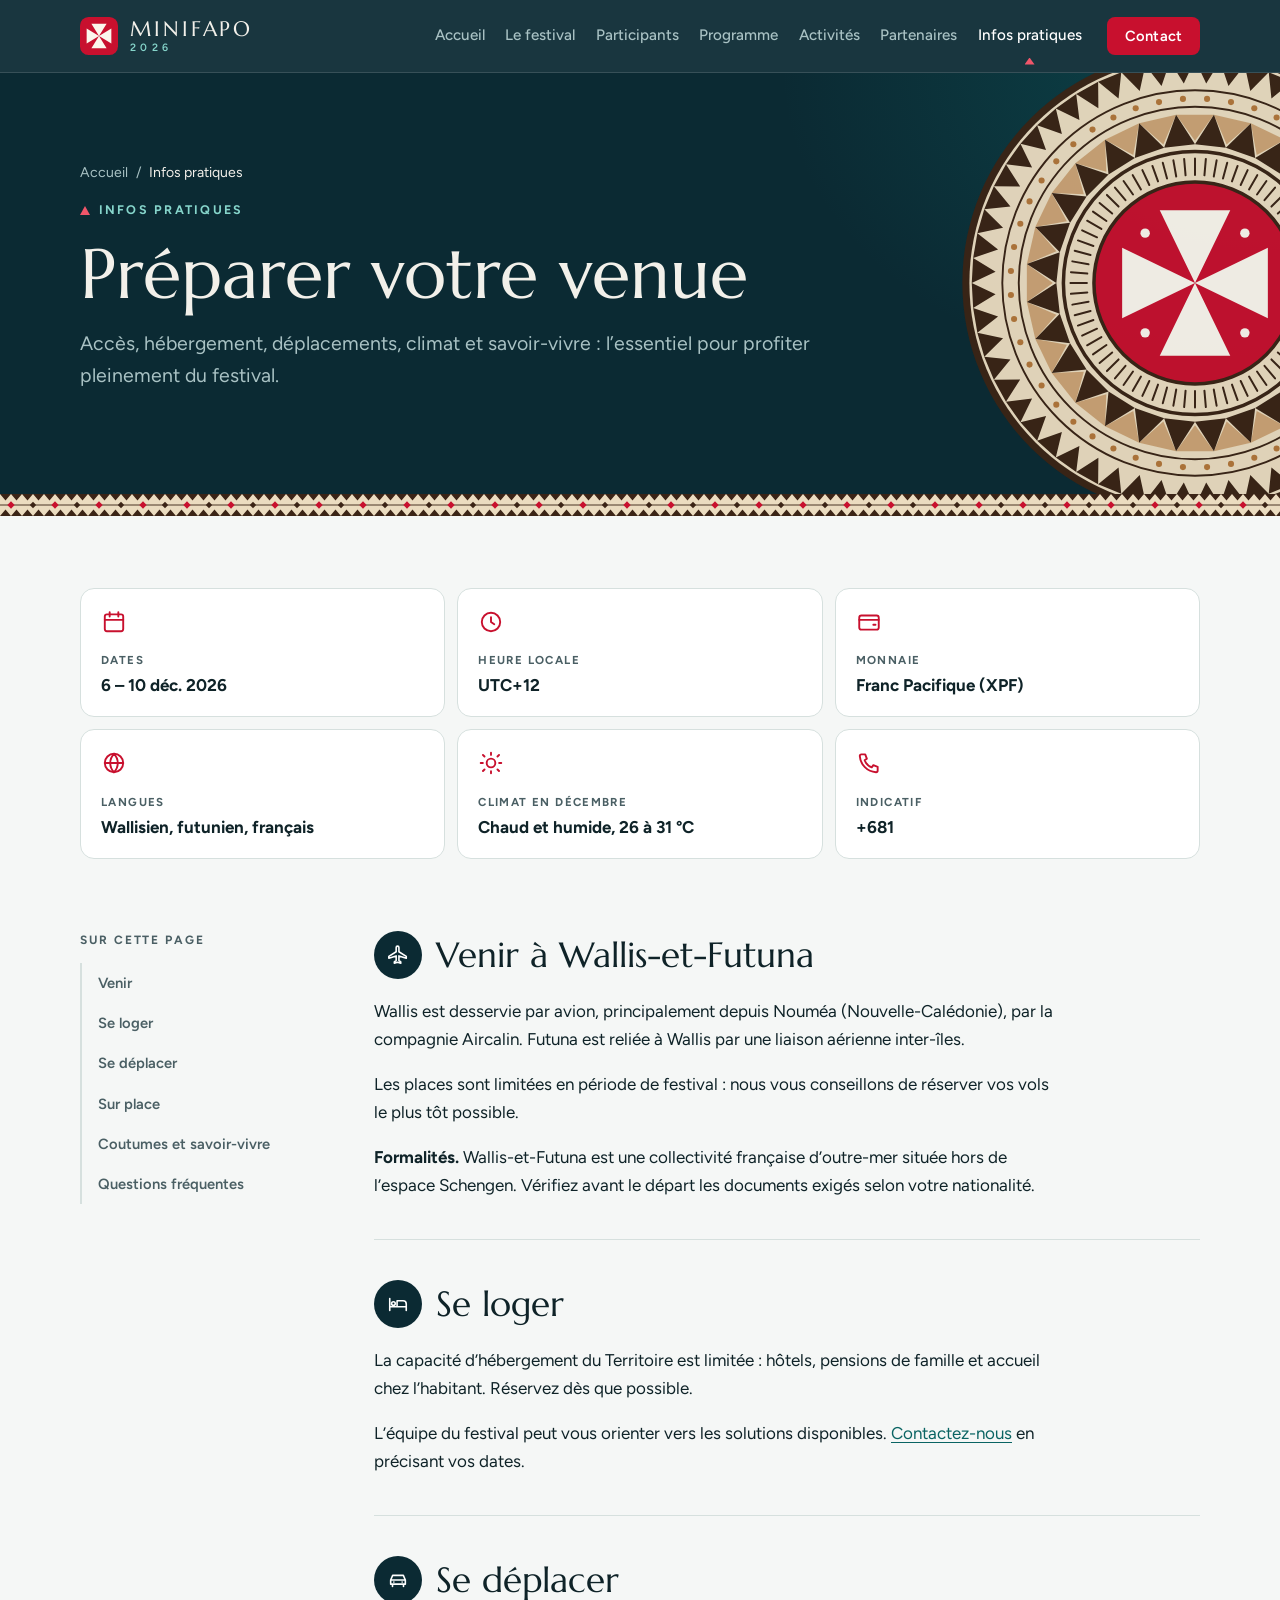
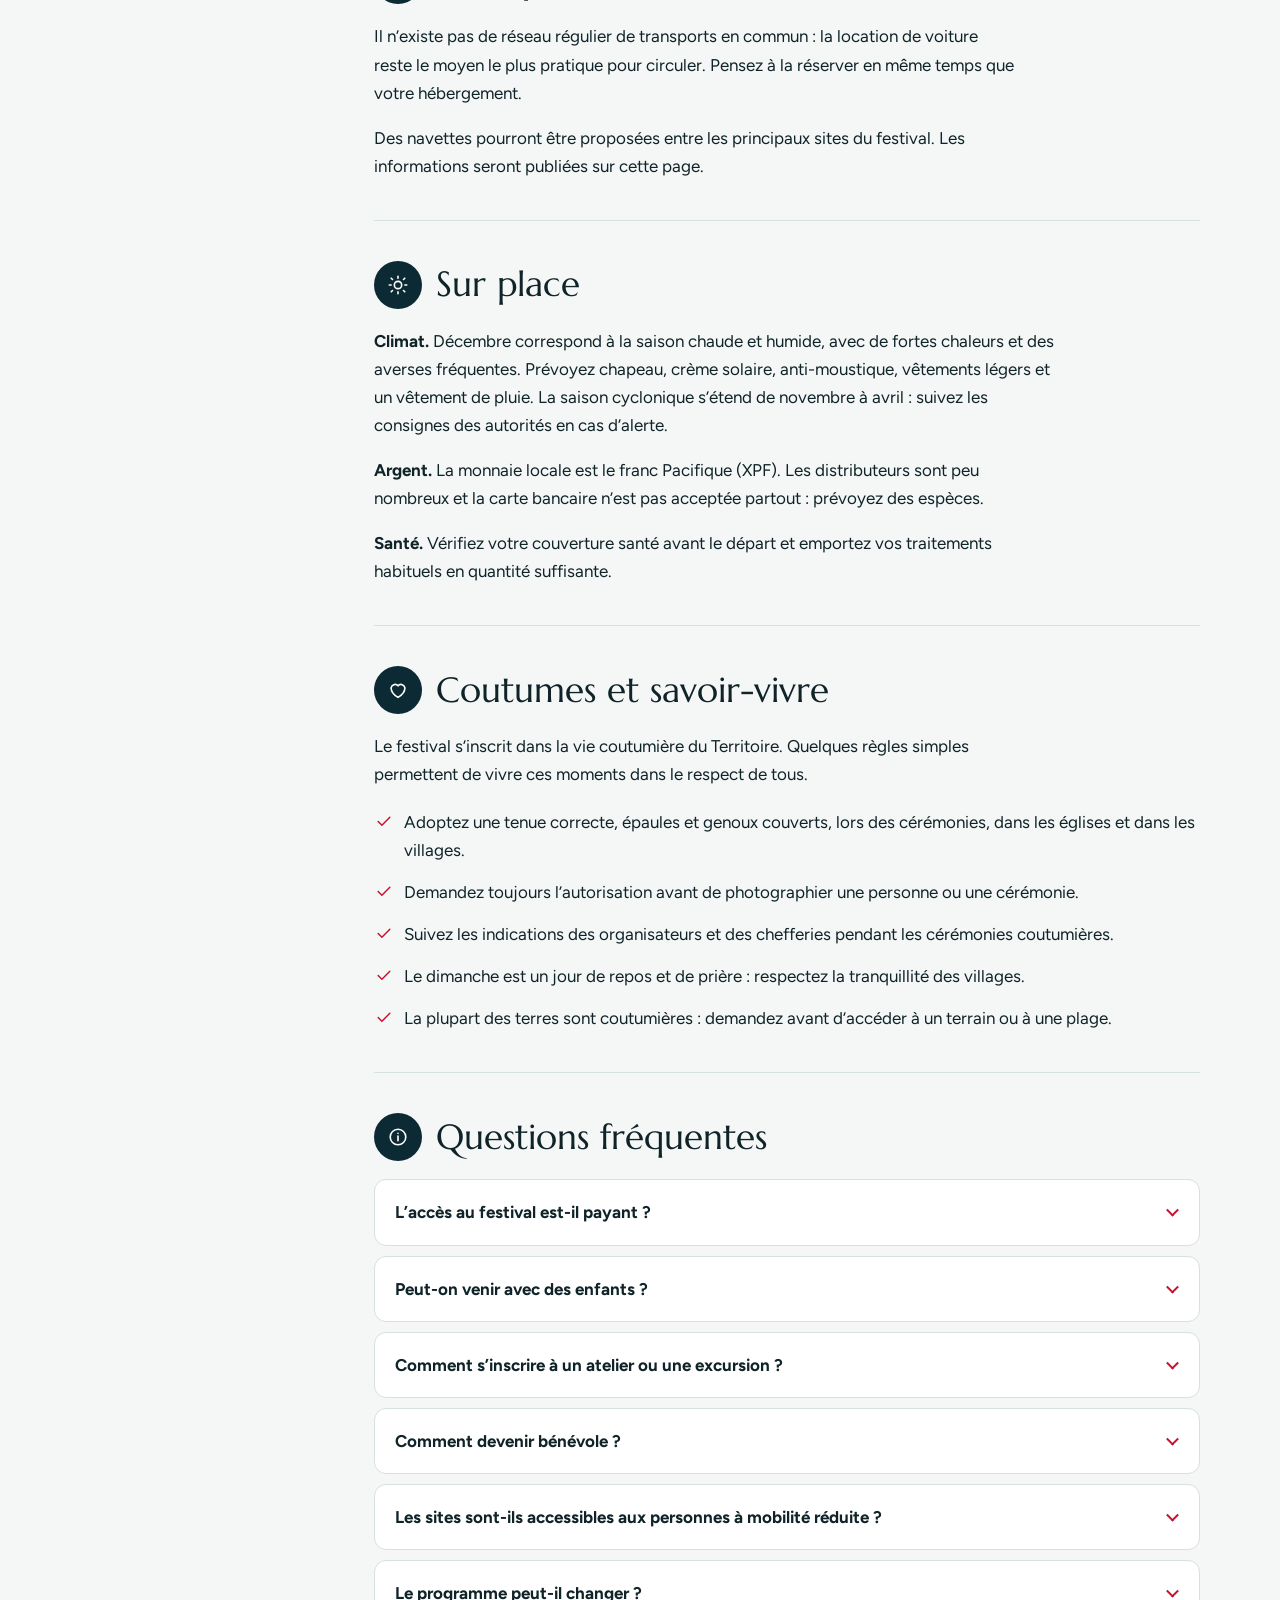
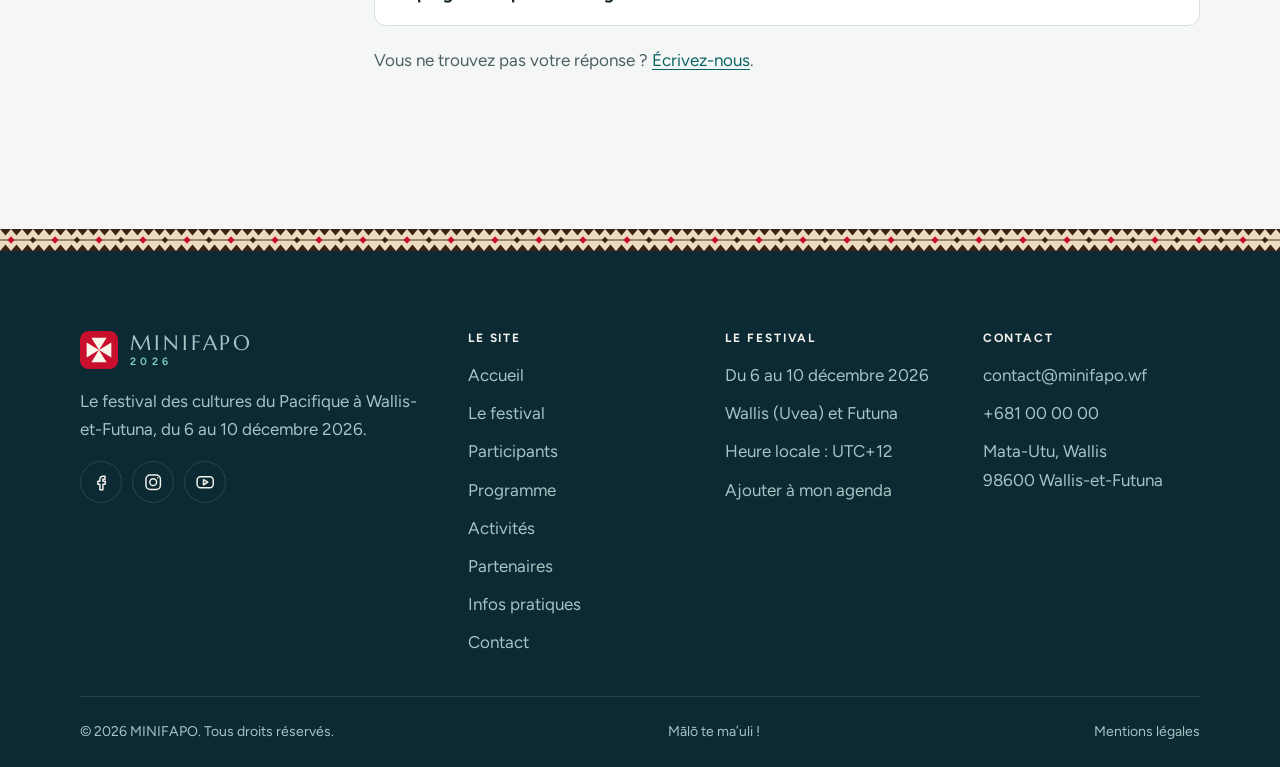
<file: infos-pratiques.html>
<!DOCTYPE html>
<html lang="fr">
<head>
  <meta charset="utf-8">
  <meta name="viewport" content="width=device-width, initial-scale=1, viewport-fit=cover">
  <title>Infos pratiques · MINIFAPO 2026</title>
  <meta name="description" content="Venir à Wallis-et-Futuna, se loger, se déplacer, climat, coutumes et questions fréquentes : toutes les informations pratiques pour MINIFAPO 2026.">
  <meta name="theme-color" content="#0B2A33">
  <meta property="og:type" content="website">
  <meta property="og:locale" content="fr_FR">
  <meta property="og:site_name" content="MINIFAPO 2026">
  <meta property="og:title" content="Infos pratiques · MINIFAPO 2026">
  <meta property="og:description" content="Venir à Wallis-et-Futuna, se loger, se déplacer, climat, coutumes et questions fréquentes : toutes les informations pratiques pour MINIFAPO 2026.">
  <meta property="og:image" content="assets/img/og-image.png">
  <meta name="twitter:card" content="summary_large_image">
  <link rel="icon" href="assets/img/favicon.svg" type="image/svg+xml">
  <link rel="apple-touch-icon" href="assets/img/apple-touch-icon.png">
  <link rel="preconnect" href="https://fonts.googleapis.com">
  <link rel="preconnect" href="https://fonts.gstatic.com" crossorigin>
  <link rel="stylesheet" href="https://fonts.googleapis.com/css2?family=Figtree:ital,wght@0,400..700;1,400&amp;family=Marcellus&amp;display=swap">
  <link rel="stylesheet" href="assets/css/style.css">
  <script src="assets/js/main.js" defer></script>
</head>
<body data-page="infos">
  <a class="skip-link" href="#contenu">Aller au contenu</a>

  <header class="site-header">
    <div class="container site-header__inner">
      <a class="brand" href="index.html" aria-label="MINIFAPO 2026, retour à l’accueil">
        <svg class="brand__mark" viewBox="0 0 40 40" aria-hidden="true" focusable="false"><rect width="40" height="40" rx="9" fill="#C8102E"/><path d="M20,20L12,7H28ZM20,20L33,12V28ZM20,20L28,33H12ZM20,20L7,28V12Z" fill="#FBF6EC"/></svg>
        <span class="brand__text"><span class="brand__name">MINIFAPO</span><span class="brand__year">2026</span></span>
      </a>

      <nav class="nav" aria-label="Navigation principale">
        <ul class="nav__list">
          <li><a class="nav__link" href="index.html">Accueil</a></li>
          <li><a class="nav__link" href="festival.html">Le festival</a></li>
          <li><a class="nav__link" href="participants.html">Participants</a></li>
          <li><a class="nav__link" href="programme.html">Programme</a></li>
          <li><a class="nav__link" href="activites.html">Activités</a></li>
          <li><a class="nav__link" href="partenaires.html">Partenaires</a></li>
          <li><a class="nav__link" href="infos-pratiques.html" aria-current="page">Infos pratiques</a></li>
        </ul>
        <a class="btn btn--primary btn--sm" href="contact.html">Contact</a>
      </nav>

      <button class="menu-toggle" type="button" aria-expanded="false" aria-controls="menu-mobile">
        <span class="menu-toggle__bars" aria-hidden="true"></span>
        <span class="visually-hidden" data-menu-label>Ouvrir le menu</span>
      </button>
    </div>
  </header>

  <div class="mobile-menu" id="menu-mobile" hidden>
    <nav class="container" aria-label="Menu">
      <ul class="mobile-menu__list">
          <li><a class="mobile-menu__link" href="index.html">Accueil</a></li>
          <li><a class="mobile-menu__link" href="festival.html">Le festival</a></li>
          <li><a class="mobile-menu__link" href="participants.html">Participants</a></li>
          <li><a class="mobile-menu__link" href="programme.html">Programme</a></li>
          <li><a class="mobile-menu__link" href="activites.html">Activités</a></li>
          <li><a class="mobile-menu__link" href="partenaires.html">Partenaires</a></li>
          <li><a class="mobile-menu__link" href="infos-pratiques.html" aria-current="page">Infos pratiques</a></li>
          <li><a class="mobile-menu__link" href="contact.html">Contact</a></li>
      </ul>
      <p class="mobile-menu__meta">6 – 10 décembre 2026 · Wallis-et-Futuna</p>
    </nav>
  </div>

  <main id="contenu">
    <section class="page-hero">
      <div class="container page-hero__inner">
        <nav class="breadcrumb" aria-label="Fil d’Ariane">
          <ol>
            <li><a href="index.html">Accueil</a></li>
            <li aria-current="page">Infos pratiques</li>
          </ol>
        </nav>
        <p class="eyebrow eyebrow--light">Infos pratiques</p>
        <h1 class="page-hero__title">Préparer votre venue</h1>
        <p class="page-hero__lead">Accès, hébergement, déplacements, climat et savoir-vivre&nbsp;: l’essentiel pour profiter pleinement du festival.</p>
      </div>
      <img class="page-hero__art" src="assets/img/medaillon-tapa.svg" alt="" width="400" height="400">
    </section>
    <div class="tapa-band" aria-hidden="true"></div>

    <section class="section section--tight">
      <div class="container">
        <ul class="quickfacts">
          <li class="quickfact">
            <span class="quickfact__icon"><svg class="icon" viewBox="0 0 24 24" fill="none" stroke="currentColor" stroke-width="1.75" stroke-linecap="round" stroke-linejoin="round" aria-hidden="true" focusable="false"><rect x="3.5" y="5" width="17" height="15.5" rx="2"/><path d="M3.5 10h17M8 3v4M16 3v4"/></svg></span>
            <span class="quickfact__label">Dates</span>
            <span class="quickfact__value">6 – 10 déc. 2026</span>
          </li>
          <li class="quickfact">
            <span class="quickfact__icon"><svg class="icon" viewBox="0 0 24 24" fill="none" stroke="currentColor" stroke-width="1.75" stroke-linecap="round" stroke-linejoin="round" aria-hidden="true" focusable="false"><circle cx="12" cy="12" r="8.5"/><path d="M12 7.5V12l3 2"/></svg></span>
            <span class="quickfact__label">Heure locale</span>
            <span class="quickfact__value">UTC+12</span>
          </li>
          <li class="quickfact">
            <span class="quickfact__icon"><svg class="icon" viewBox="0 0 24 24" fill="none" stroke="currentColor" stroke-width="1.75" stroke-linecap="round" stroke-linejoin="round" aria-hidden="true" focusable="false"><rect x="3" y="6" width="18" height="13" rx="2"/><path d="M3 10h18M16 14.5h2"/></svg></span>
            <span class="quickfact__label">Monnaie</span>
            <span class="quickfact__value">Franc Pacifique (XPF)</span>
          </li>
          <li class="quickfact">
            <span class="quickfact__icon"><svg class="icon" viewBox="0 0 24 24" fill="none" stroke="currentColor" stroke-width="1.75" stroke-linecap="round" stroke-linejoin="round" aria-hidden="true" focusable="false"><circle cx="12" cy="12" r="8.5"/><path d="M3.5 12h17M12 3.5c2.5 2.6 3.5 5.4 3.5 8.5s-1 5.9-3.5 8.5c-2.5-2.6-3.5-5.4-3.5-8.5s1-5.9 3.5-8.5z"/></svg></span>
            <span class="quickfact__label">Langues</span>
            <span class="quickfact__value">Wallisien, futunien, français</span>
          </li>
          <li class="quickfact">
            <span class="quickfact__icon"><svg class="icon" viewBox="0 0 24 24" fill="none" stroke="currentColor" stroke-width="1.75" stroke-linecap="round" stroke-linejoin="round" aria-hidden="true" focusable="false"><circle cx="12" cy="12" r="4"/><path d="M12 2.5v2M12 19.5v2M4.6 4.6 6 6M18 18l1.4 1.4M2.5 12h2M19.5 12h2M4.6 19.4 6 18M18 6l1.4-1.4"/></svg></span>
            <span class="quickfact__label">Climat en décembre</span>
            <span class="quickfact__value">Chaud et humide, 26 à 31&nbsp;°C</span>
          </li>
          <li class="quickfact">
            <span class="quickfact__icon"><svg class="icon" viewBox="0 0 24 24" fill="none" stroke="currentColor" stroke-width="1.75" stroke-linecap="round" stroke-linejoin="round" aria-hidden="true" focusable="false"><path d="M5 4h3.5l1.5 4-2 1.5a11 11 0 0 0 6.5 6.5l1.5-2 4 1.5V19a1.5 1.5 0 0 1-1.5 1.5A16 16 0 0 1 3.5 5.5 1.5 1.5 0 0 1 5 4z"/></svg></span>
            <span class="quickfact__label">Indicatif</span>
            <span class="quickfact__value">+681</span>
          </li>
        </ul>
      </div>
    </section>

    <section class="section section--flush-top">
      <div class="container guide">
        <nav class="guide__nav" data-scrollspy aria-label="Sur cette page">
          <p class="guide__nav-title">Sur cette page</p>
          <ul>
            <li><a href="#venir">Venir</a></li>
            <li><a href="#se-loger">Se loger</a></li>
            <li><a href="#se-deplacer">Se déplacer</a></li>
            <li><a href="#sur-place">Sur place</a></li>
            <li><a href="#coutumes">Coutumes et savoir-vivre</a></li>
            <li><a href="#faq">Questions fréquentes</a></li>
          </ul>
        </nav>

        <div class="guide__content">
          <article class="guide-block" id="venir">
            <h2 class="guide-block__title"><span class="guide-block__icon"><svg class="icon" viewBox="0 0 24 24" fill="none" stroke="currentColor" stroke-width="1.75" stroke-linecap="round" stroke-linejoin="round" aria-hidden="true" focusable="false"><path d="M21 15.5v-2l-8-5V3.8a1.5 1.5 0 0 0-3 0v4.7l-8 5v2l8-2.5v5l-2 1.5V21l3.5-1 3.5 1v-1.5l-2-1.5v-5z"/></svg></span>Venir à Wallis-et-Futuna</h2>
            <div class="prose">
              <p>Wallis est desservie par avion, principalement depuis Nouméa (Nouvelle-Calédonie), par la compagnie Aircalin. Futuna est reliée à Wallis par une liaison aérienne inter-îles.</p>
              <p>Les places sont limitées en période de festival&nbsp;: nous vous conseillons de réserver vos vols le plus tôt possible.</p>
              <p><strong>Formalités.</strong> Wallis-et-Futuna est une collectivité française d’outre-mer située hors de l’espace Schengen. Vérifiez avant le départ les documents exigés selon votre nationalité.</p>
            </div>
          </article>

          <article class="guide-block" id="se-loger">
            <h2 class="guide-block__title"><span class="guide-block__icon"><svg class="icon" viewBox="0 0 24 24" fill="none" stroke="currentColor" stroke-width="1.75" stroke-linecap="round" stroke-linejoin="round" aria-hidden="true" focusable="false"><path d="M3 19V6M3 15h18v4M21 15v-3a3.5 3.5 0 0 0-3.5-3.5H11V15"/><circle cx="7" cy="11.5" r="2"/></svg></span>Se loger</h2>
            <div class="prose">
              <p>La capacité d’hébergement du Territoire est limitée&nbsp;: hôtels, pensions de famille et accueil chez l’habitant. Réservez dès que possible.</p>
              <p>L’équipe du festival peut vous orienter vers les solutions disponibles. <a href="contact.html">Contactez-nous</a> en précisant vos dates.</p>
            </div>
          </article>

          <article class="guide-block" id="se-deplacer">
            <h2 class="guide-block__title"><span class="guide-block__icon"><svg class="icon" viewBox="0 0 24 24" fill="none" stroke="currentColor" stroke-width="1.75" stroke-linecap="round" stroke-linejoin="round" aria-hidden="true" focusable="false"><path d="M4 16.5V12l2.2-5h11.6L20 12v4.5zM4 12h16M6 16.5V19M18 16.5V19"/><path d="M7.5 14.3h.01M16.5 14.3h.01"/></svg></span>Se déplacer</h2>
            <div class="prose">
              <p>Il n’existe pas de réseau régulier de transports en commun&nbsp;: la location de voiture reste le moyen le plus pratique pour circuler. Pensez à la réserver en même temps que votre hébergement.</p>
              <p>Des navettes pourront être proposées entre les principaux sites du festival. Les informations seront publiées sur cette page.</p>
            </div>
          </article>

          <article class="guide-block" id="sur-place">
            <h2 class="guide-block__title"><span class="guide-block__icon"><svg class="icon" viewBox="0 0 24 24" fill="none" stroke="currentColor" stroke-width="1.75" stroke-linecap="round" stroke-linejoin="round" aria-hidden="true" focusable="false"><circle cx="12" cy="12" r="4"/><path d="M12 2.5v2M12 19.5v2M4.6 4.6 6 6M18 18l1.4 1.4M2.5 12h2M19.5 12h2M4.6 19.4 6 18M18 6l1.4-1.4"/></svg></span>Sur place</h2>
            <div class="prose">
              <p><strong>Climat.</strong> Décembre correspond à la saison chaude et humide, avec de fortes chaleurs et des averses fréquentes. Prévoyez chapeau, crème solaire, anti-moustique, vêtements légers et un vêtement de pluie. La saison cyclonique s’étend de novembre à avril&nbsp;: suivez les consignes des autorités en cas d’alerte.</p>
              <p><strong>Argent.</strong> La monnaie locale est le franc Pacifique (XPF). Les distributeurs sont peu nombreux et la carte bancaire n’est pas acceptée partout&nbsp;: prévoyez des espèces.</p>
              <p><strong>Santé.</strong> Vérifiez votre couverture santé avant le départ et emportez vos traitements habituels en quantité suffisante.</p>
            </div>
          </article>

          <article class="guide-block" id="coutumes">
            <h2 class="guide-block__title"><span class="guide-block__icon"><svg class="icon" viewBox="0 0 24 24" fill="none" stroke="currentColor" stroke-width="1.75" stroke-linecap="round" stroke-linejoin="round" aria-hidden="true" focusable="false"><path d="M12 20s-7.5-4.6-7.5-10A4.3 4.3 0 0 1 12 7.4 4.3 4.3 0 0 1 19.5 10c0 5.4-7.5 10-7.5 10z"/></svg></span>Coutumes et savoir-vivre</h2>
            <div class="prose">
              <p>Le festival s’inscrit dans la vie coutumière du Territoire. Quelques règles simples permettent de vivre ces moments dans le respect de tous.</p>
            </div>
            <ul class="checklist checklist--spaced">
              <li><svg class="icon" viewBox="0 0 24 24" fill="none" stroke="currentColor" stroke-width="1.75" stroke-linecap="round" stroke-linejoin="round" aria-hidden="true" focusable="false"><path d="m5 12.5 4.5 4.5L19 7.5"/></svg><span>Adoptez une tenue correcte, épaules et genoux couverts, lors des cérémonies, dans les églises et dans les villages.</span></li>
              <li><svg class="icon" viewBox="0 0 24 24" fill="none" stroke="currentColor" stroke-width="1.75" stroke-linecap="round" stroke-linejoin="round" aria-hidden="true" focusable="false"><path d="m5 12.5 4.5 4.5L19 7.5"/></svg><span>Demandez toujours l’autorisation avant de photographier une personne ou une cérémonie.</span></li>
              <li><svg class="icon" viewBox="0 0 24 24" fill="none" stroke="currentColor" stroke-width="1.75" stroke-linecap="round" stroke-linejoin="round" aria-hidden="true" focusable="false"><path d="m5 12.5 4.5 4.5L19 7.5"/></svg><span>Suivez les indications des organisateurs et des chefferies pendant les cérémonies coutumières.</span></li>
              <li><svg class="icon" viewBox="0 0 24 24" fill="none" stroke="currentColor" stroke-width="1.75" stroke-linecap="round" stroke-linejoin="round" aria-hidden="true" focusable="false"><path d="m5 12.5 4.5 4.5L19 7.5"/></svg><span>Le dimanche est un jour de repos et de prière&nbsp;: respectez la tranquillité des villages.</span></li>
              <li><svg class="icon" viewBox="0 0 24 24" fill="none" stroke="currentColor" stroke-width="1.75" stroke-linecap="round" stroke-linejoin="round" aria-hidden="true" focusable="false"><path d="m5 12.5 4.5 4.5L19 7.5"/></svg><span>La plupart des terres sont coutumières&nbsp;: demandez avant d’accéder à un terrain ou à une plage.</span></li>
            </ul>
          </article>

          <article class="guide-block" id="faq">
            <h2 class="guide-block__title"><span class="guide-block__icon"><svg class="icon" viewBox="0 0 24 24" fill="none" stroke="currentColor" stroke-width="1.75" stroke-linecap="round" stroke-linejoin="round" aria-hidden="true" focusable="false"><circle cx="12" cy="12" r="8.5"/><path d="M12 11v5M12 8h.01"/></svg></span>Questions fréquentes</h2>
            <div class="faq">
              <details class="faq__item">
                <summary>L’accès au festival est-il payant&nbsp;?</summary>
                <p>La plupart des temps forts et le village des arts sont prévus en accès libre. Certains ateliers et excursions se font sur inscription, avec un nombre de places limité. Les modalités détaillées seront publiées sur ce site.</p>
              </details>
              <details class="faq__item">
                <summary>Peut-on venir avec des enfants&nbsp;?</summary>
                <p>Bien sûr. Le festival est familial et une journée entière est consacrée à la jeunesse, le mercredi 9 décembre.</p>
              </details>
              <details class="faq__item">
                <summary>Comment s’inscrire à un atelier ou une excursion&nbsp;?</summary>
                <p>Les inscriptions ouvriront quelques semaines avant le festival. Écrivez-nous dès maintenant via la page Contact pour être prévenu de leur ouverture.</p>
              </details>
              <details class="faq__item">
                <summary>Comment devenir bénévole&nbsp;?</summary>
                <p>Remplissez le formulaire de contact en choisissant l’objet « Devenir bénévole ». Accueil, logistique, restauration, communication&nbsp;: toutes les bonnes volontés sont les bienvenues.</p>
              </details>
              <details class="faq__item">
                <summary>Les sites sont-ils accessibles aux personnes à mobilité réduite&nbsp;?</summary>
                <p>Nous travaillons à rendre les principaux sites accessibles. Signalez-nous vos besoins à l’avance afin que nous puissions organiser votre accueil.</p>
              </details>
              <details class="faq__item">
                <summary>Le programme peut-il changer&nbsp;?</summary>
                <p>Oui, notamment en fonction de la météo. Les mises à jour sont publiées sur la page Programme et sur nos réseaux sociaux.</p>
              </details>
            </div>
            <p class="muted faq__more">Vous ne trouvez pas votre réponse&nbsp;? <a href="contact.html">Écrivez-nous</a>.</p>
          </article>
        </div>
      </div>
    </section>
  </main>

  <footer class="site-footer">
    <div class="tapa-band" aria-hidden="true"></div>
    <div class="container site-footer__grid">
      <div class="site-footer__brand">
        <a class="brand brand--footer" href="index.html" aria-label="MINIFAPO 2026, retour à l’accueil">
        <svg class="brand__mark" viewBox="0 0 40 40" aria-hidden="true" focusable="false"><rect width="40" height="40" rx="9" fill="#C8102E"/><path d="M20,20L12,7H28ZM20,20L33,12V28ZM20,20L28,33H12ZM20,20L7,28V12Z" fill="#FBF6EC"/></svg>
        <span class="brand__text"><span class="brand__name">MINIFAPO</span><span class="brand__year">2026</span></span>
      </a>
        <p>Le festival des cultures du Pacifique à Wallis-et-Futuna, du 6 au 10 décembre 2026.</p>
        <ul class="social" aria-label="Réseaux sociaux">
          <li><a href="https://www.facebook.com/" aria-label="Facebook"><svg class="icon" viewBox="0 0 24 24" fill="none" stroke="currentColor" stroke-width="1.75" stroke-linecap="round" stroke-linejoin="round" aria-hidden="true" focusable="false"><path d="M14 8.5h2.5V5H14a3.5 3.5 0 0 0-3.5 3.5V11H8v3.5h2.5V21H14v-6.5h2.5l.5-3.5h-3V9a.5.5 0 0 1 .5-.5z"/></svg></a></li>
          <li><a href="https://www.instagram.com/" aria-label="Instagram"><svg class="icon" viewBox="0 0 24 24" fill="none" stroke="currentColor" stroke-width="1.75" stroke-linecap="round" stroke-linejoin="round" aria-hidden="true" focusable="false"><rect x="3.5" y="3.5" width="17" height="17" rx="5"/><circle cx="12" cy="12" r="4"/><path d="M17.3 6.7h.01"/></svg></a></li>
          <li><a href="https://www.youtube.com/" aria-label="YouTube"><svg class="icon" viewBox="0 0 24 24" fill="none" stroke="currentColor" stroke-width="1.75" stroke-linecap="round" stroke-linejoin="round" aria-hidden="true" focusable="false"><rect x="2.5" y="5.5" width="19" height="13" rx="4"/><path d="m10 9 5 3-5 3z"/></svg></a></li>
        </ul>
      </div>

      <nav class="site-footer__col" aria-label="Plan du site">
        <h2 class="site-footer__title">Le site</h2>
        <ul>
            <li><a href="index.html">Accueil</a></li>
            <li><a href="festival.html">Le festival</a></li>
            <li><a href="participants.html">Participants</a></li>
            <li><a href="programme.html">Programme</a></li>
            <li><a href="activites.html">Activités</a></li>
            <li><a href="partenaires.html">Partenaires</a></li>
            <li><a href="infos-pratiques.html">Infos pratiques</a></li>
            <li><a href="contact.html">Contact</a></li>
        </ul>
      </nav>

      <div class="site-footer__col">
        <h2 class="site-footer__title">Le festival</h2>
        <ul>
          <li>Du 6 au 10 décembre 2026</li>
          <li>Wallis (Uvea) et Futuna</li>
          <li>Heure locale : UTC+12</li>
          <li><a href="assets/minifapo-2026.ics" download>Ajouter à mon agenda</a></li>
        </ul>
      </div>

      <div class="site-footer__col">
        <h2 class="site-footer__title">Contact</h2>
        <ul>
          <li><a href="mailto:contact@minifapo.wf">contact@minifapo.wf</a></li>
          <li><a href="tel:+681000000">+681 00 00 00</a></li>
          <li>Mata-Utu, Wallis<br>98600 Wallis-et-Futuna</li>
        </ul>
      </div>
    </div>

    <div class="container site-footer__bottom">
      <p>© <span data-year>2026</span> MINIFAPO. Tous droits réservés.</p>
      <p lang="wls">Mālō te ma’uli&nbsp;!</p>
      <p><a href="mentions-legales.html">Mentions légales</a></p>
    </div>
  </footer>
</body>
</html>
</file>
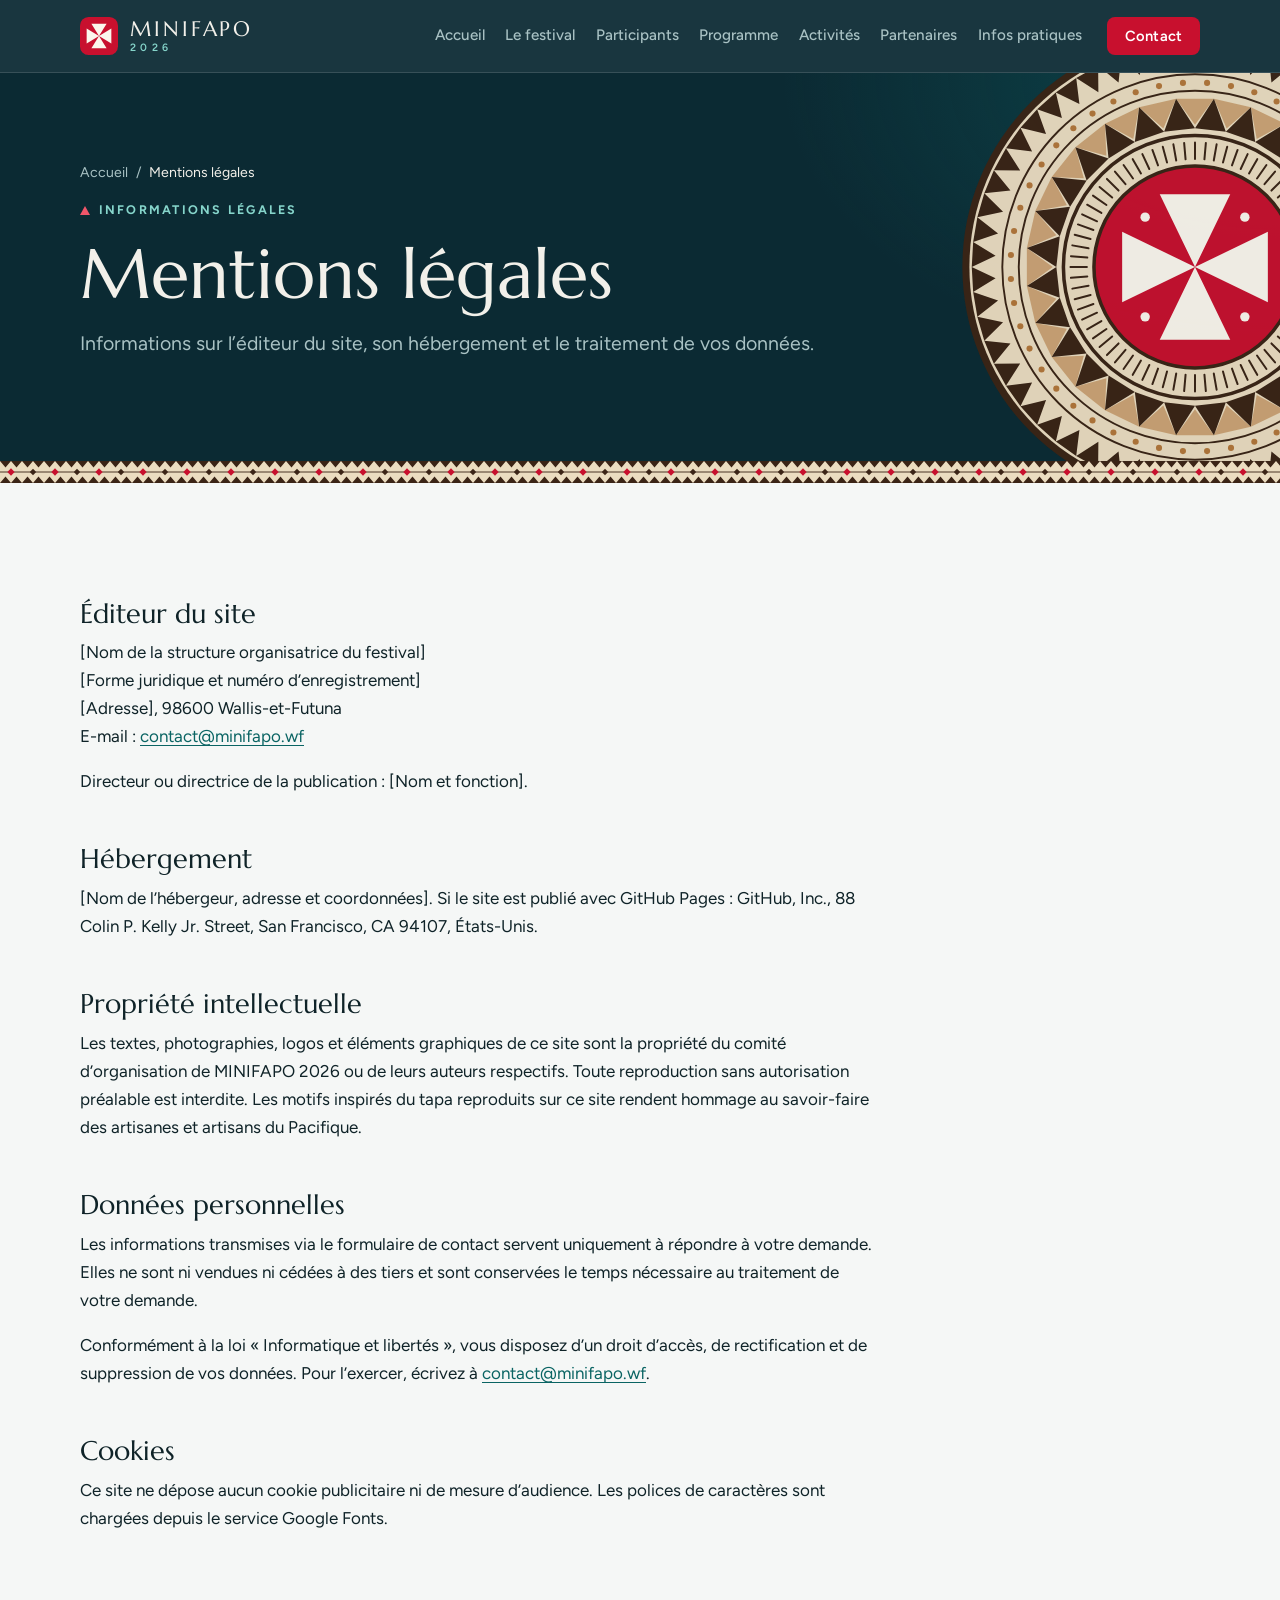
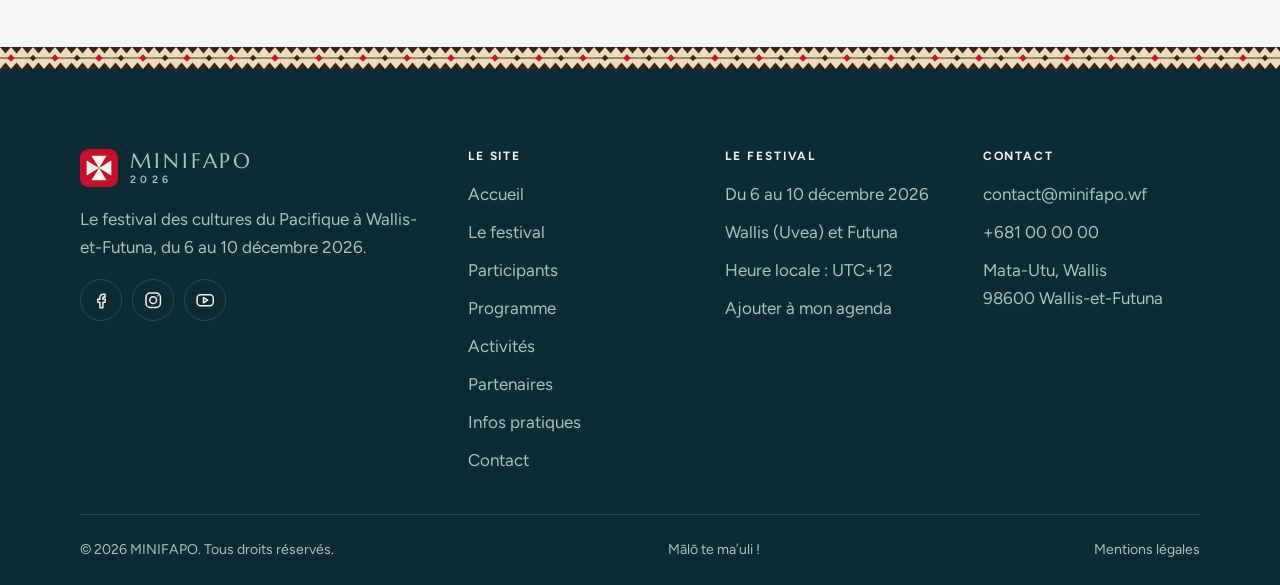
<file: mentions-legales.html>
<!DOCTYPE html>
<html lang="fr">
<head>
  <meta charset="utf-8">
  <meta name="viewport" content="width=device-width, initial-scale=1, viewport-fit=cover">
  <title>Mentions légales · MINIFAPO 2026</title>
  <meta name="description" content="Mentions légales du site du festival MINIFAPO 2026.">
  <meta name="theme-color" content="#0B2A33">
  <meta property="og:type" content="website">
  <meta property="og:locale" content="fr_FR">
  <meta property="og:site_name" content="MINIFAPO 2026">
  <meta property="og:title" content="Mentions légales · MINIFAPO 2026">
  <meta property="og:description" content="Mentions légales du site du festival MINIFAPO 2026.">
  <meta property="og:image" content="assets/img/og-image.png">
  <meta name="twitter:card" content="summary_large_image">
  <link rel="icon" href="assets/img/favicon.svg" type="image/svg+xml">
  <link rel="apple-touch-icon" href="assets/img/apple-touch-icon.png">
  <link rel="preconnect" href="https://fonts.googleapis.com">
  <link rel="preconnect" href="https://fonts.gstatic.com" crossorigin>
  <link rel="stylesheet" href="https://fonts.googleapis.com/css2?family=Figtree:ital,wght@0,400..700;1,400&amp;family=Marcellus&amp;display=swap">
  <link rel="stylesheet" href="assets/css/style.css">
  <script src="assets/js/main.js" defer></script>
</head>
<body data-page="legal">
  <a class="skip-link" href="#contenu">Aller au contenu</a>

  <header class="site-header">
    <div class="container site-header__inner">
      <a class="brand" href="index.html" aria-label="MINIFAPO 2026, retour à l’accueil">
        <svg class="brand__mark" viewBox="0 0 40 40" aria-hidden="true" focusable="false"><rect width="40" height="40" rx="9" fill="#C8102E"/><path d="M20,20L12,7H28ZM20,20L33,12V28ZM20,20L28,33H12ZM20,20L7,28V12Z" fill="#FBF6EC"/></svg>
        <span class="brand__text"><span class="brand__name">MINIFAPO</span><span class="brand__year">2026</span></span>
      </a>

      <nav class="nav" aria-label="Navigation principale">
        <ul class="nav__list">
          <li><a class="nav__link" href="index.html">Accueil</a></li>
          <li><a class="nav__link" href="festival.html">Le festival</a></li>
          <li><a class="nav__link" href="participants.html">Participants</a></li>
          <li><a class="nav__link" href="programme.html">Programme</a></li>
          <li><a class="nav__link" href="activites.html">Activités</a></li>
          <li><a class="nav__link" href="partenaires.html">Partenaires</a></li>
          <li><a class="nav__link" href="infos-pratiques.html">Infos pratiques</a></li>
        </ul>
        <a class="btn btn--primary btn--sm" href="contact.html">Contact</a>
      </nav>

      <button class="menu-toggle" type="button" aria-expanded="false" aria-controls="menu-mobile">
        <span class="menu-toggle__bars" aria-hidden="true"></span>
        <span class="visually-hidden" data-menu-label>Ouvrir le menu</span>
      </button>
    </div>
  </header>

  <div class="mobile-menu" id="menu-mobile" hidden>
    <nav class="container" aria-label="Menu">
      <ul class="mobile-menu__list">
          <li><a class="mobile-menu__link" href="index.html">Accueil</a></li>
          <li><a class="mobile-menu__link" href="festival.html">Le festival</a></li>
          <li><a class="mobile-menu__link" href="participants.html">Participants</a></li>
          <li><a class="mobile-menu__link" href="programme.html">Programme</a></li>
          <li><a class="mobile-menu__link" href="activites.html">Activités</a></li>
          <li><a class="mobile-menu__link" href="partenaires.html">Partenaires</a></li>
          <li><a class="mobile-menu__link" href="infos-pratiques.html">Infos pratiques</a></li>
          <li><a class="mobile-menu__link" href="contact.html">Contact</a></li>
      </ul>
      <p class="mobile-menu__meta">6 – 10 décembre 2026 · Wallis-et-Futuna</p>
    </nav>
  </div>

  <main id="contenu">
    <section class="page-hero">
      <div class="container page-hero__inner">
        <nav class="breadcrumb" aria-label="Fil d’Ariane">
          <ol>
            <li><a href="index.html">Accueil</a></li>
            <li aria-current="page">Mentions légales</li>
          </ol>
        </nav>
        <p class="eyebrow eyebrow--light">Informations légales</p>
        <h1 class="page-hero__title">Mentions légales</h1>
        <p class="page-hero__lead">Informations sur l’éditeur du site, son hébergement et le traitement de vos données.</p>
      </div>
      <img class="page-hero__art" src="assets/img/medaillon-tapa.svg" alt="" width="400" height="400">
    </section>
    <div class="tapa-band" aria-hidden="true"></div>

    <section class="section">
      <div class="container">
        <div class="prose prose--doc">
          <h2>Éditeur du site</h2>
          <p>[Nom de la structure organisatrice du festival]<br>
          [Forme juridique et numéro d’enregistrement]<br>
          [Adresse], 98600 Wallis-et-Futuna<br>
          E-mail&nbsp;: <a href="mailto:contact@minifapo.wf">contact@minifapo.wf</a></p>
          <p>Directeur ou directrice de la publication&nbsp;: [Nom et fonction].</p>

          <h2>Hébergement</h2>
          <p>[Nom de l’hébergeur, adresse et coordonnées]. Si le site est publié avec GitHub Pages&nbsp;: GitHub, Inc., 88 Colin P. Kelly Jr. Street, San Francisco, CA 94107, États-Unis.</p>

          <h2>Propriété intellectuelle</h2>
          <p>Les textes, photographies, logos et éléments graphiques de ce site sont la propriété du comité d’organisation de MINIFAPO 2026 ou de leurs auteurs respectifs. Toute reproduction sans autorisation préalable est interdite. Les motifs inspirés du tapa reproduits sur ce site rendent hommage au savoir-faire des artisanes et artisans du Pacifique.</p>

          <h2>Données personnelles</h2>
          <p>Les informations transmises via le formulaire de contact servent uniquement à répondre à votre demande. Elles ne sont ni vendues ni cédées à des tiers et sont conservées le temps nécessaire au traitement de votre demande.</p>
          <p>Conformément à la loi «&nbsp;Informatique et libertés&nbsp;», vous disposez d’un droit d’accès, de rectification et de suppression de vos données. Pour l’exercer, écrivez à <a href="mailto:contact@minifapo.wf">contact@minifapo.wf</a>.</p>

          <h2>Cookies</h2>
          <p>Ce site ne dépose aucun cookie publicitaire ni de mesure d’audience. Les polices de caractères sont chargées depuis le service Google Fonts.</p>
        </div>
      </div>
    </section>
  </main>

  <footer class="site-footer">
    <div class="tapa-band" aria-hidden="true"></div>
    <div class="container site-footer__grid">
      <div class="site-footer__brand">
        <a class="brand brand--footer" href="index.html" aria-label="MINIFAPO 2026, retour à l’accueil">
        <svg class="brand__mark" viewBox="0 0 40 40" aria-hidden="true" focusable="false"><rect width="40" height="40" rx="9" fill="#C8102E"/><path d="M20,20L12,7H28ZM20,20L33,12V28ZM20,20L28,33H12ZM20,20L7,28V12Z" fill="#FBF6EC"/></svg>
        <span class="brand__text"><span class="brand__name">MINIFAPO</span><span class="brand__year">2026</span></span>
      </a>
        <p>Le festival des cultures du Pacifique à Wallis-et-Futuna, du 6 au 10 décembre 2026.</p>
        <ul class="social" aria-label="Réseaux sociaux">
          <li><a href="https://www.facebook.com/" aria-label="Facebook"><svg class="icon" viewBox="0 0 24 24" fill="none" stroke="currentColor" stroke-width="1.75" stroke-linecap="round" stroke-linejoin="round" aria-hidden="true" focusable="false"><path d="M14 8.5h2.5V5H14a3.5 3.5 0 0 0-3.5 3.5V11H8v3.5h2.5V21H14v-6.5h2.5l.5-3.5h-3V9a.5.5 0 0 1 .5-.5z"/></svg></a></li>
          <li><a href="https://www.instagram.com/" aria-label="Instagram"><svg class="icon" viewBox="0 0 24 24" fill="none" stroke="currentColor" stroke-width="1.75" stroke-linecap="round" stroke-linejoin="round" aria-hidden="true" focusable="false"><rect x="3.5" y="3.5" width="17" height="17" rx="5"/><circle cx="12" cy="12" r="4"/><path d="M17.3 6.7h.01"/></svg></a></li>
          <li><a href="https://www.youtube.com/" aria-label="YouTube"><svg class="icon" viewBox="0 0 24 24" fill="none" stroke="currentColor" stroke-width="1.75" stroke-linecap="round" stroke-linejoin="round" aria-hidden="true" focusable="false"><rect x="2.5" y="5.5" width="19" height="13" rx="4"/><path d="m10 9 5 3-5 3z"/></svg></a></li>
        </ul>
      </div>

      <nav class="site-footer__col" aria-label="Plan du site">
        <h2 class="site-footer__title">Le site</h2>
        <ul>
            <li><a href="index.html">Accueil</a></li>
            <li><a href="festival.html">Le festival</a></li>
            <li><a href="participants.html">Participants</a></li>
            <li><a href="programme.html">Programme</a></li>
            <li><a href="activites.html">Activités</a></li>
            <li><a href="partenaires.html">Partenaires</a></li>
            <li><a href="infos-pratiques.html">Infos pratiques</a></li>
            <li><a href="contact.html">Contact</a></li>
        </ul>
      </nav>

      <div class="site-footer__col">
        <h2 class="site-footer__title">Le festival</h2>
        <ul>
          <li>Du 6 au 10 décembre 2026</li>
          <li>Wallis (Uvea) et Futuna</li>
          <li>Heure locale : UTC+12</li>
          <li><a href="assets/minifapo-2026.ics" download>Ajouter à mon agenda</a></li>
        </ul>
      </div>

      <div class="site-footer__col">
        <h2 class="site-footer__title">Contact</h2>
        <ul>
          <li><a href="mailto:contact@minifapo.wf">contact@minifapo.wf</a></li>
          <li><a href="tel:+681000000">+681 00 00 00</a></li>
          <li>Mata-Utu, Wallis<br>98600 Wallis-et-Futuna</li>
        </ul>
      </div>
    </div>

    <div class="container site-footer__bottom">
      <p>© <span data-year>2026</span> MINIFAPO. Tous droits réservés.</p>
      <p lang="wls">Mālō te ma’uli&nbsp;!</p>
      <p><a href="mentions-legales.html">Mentions légales</a></p>
    </div>
  </footer>
</body>
</html>
</file>
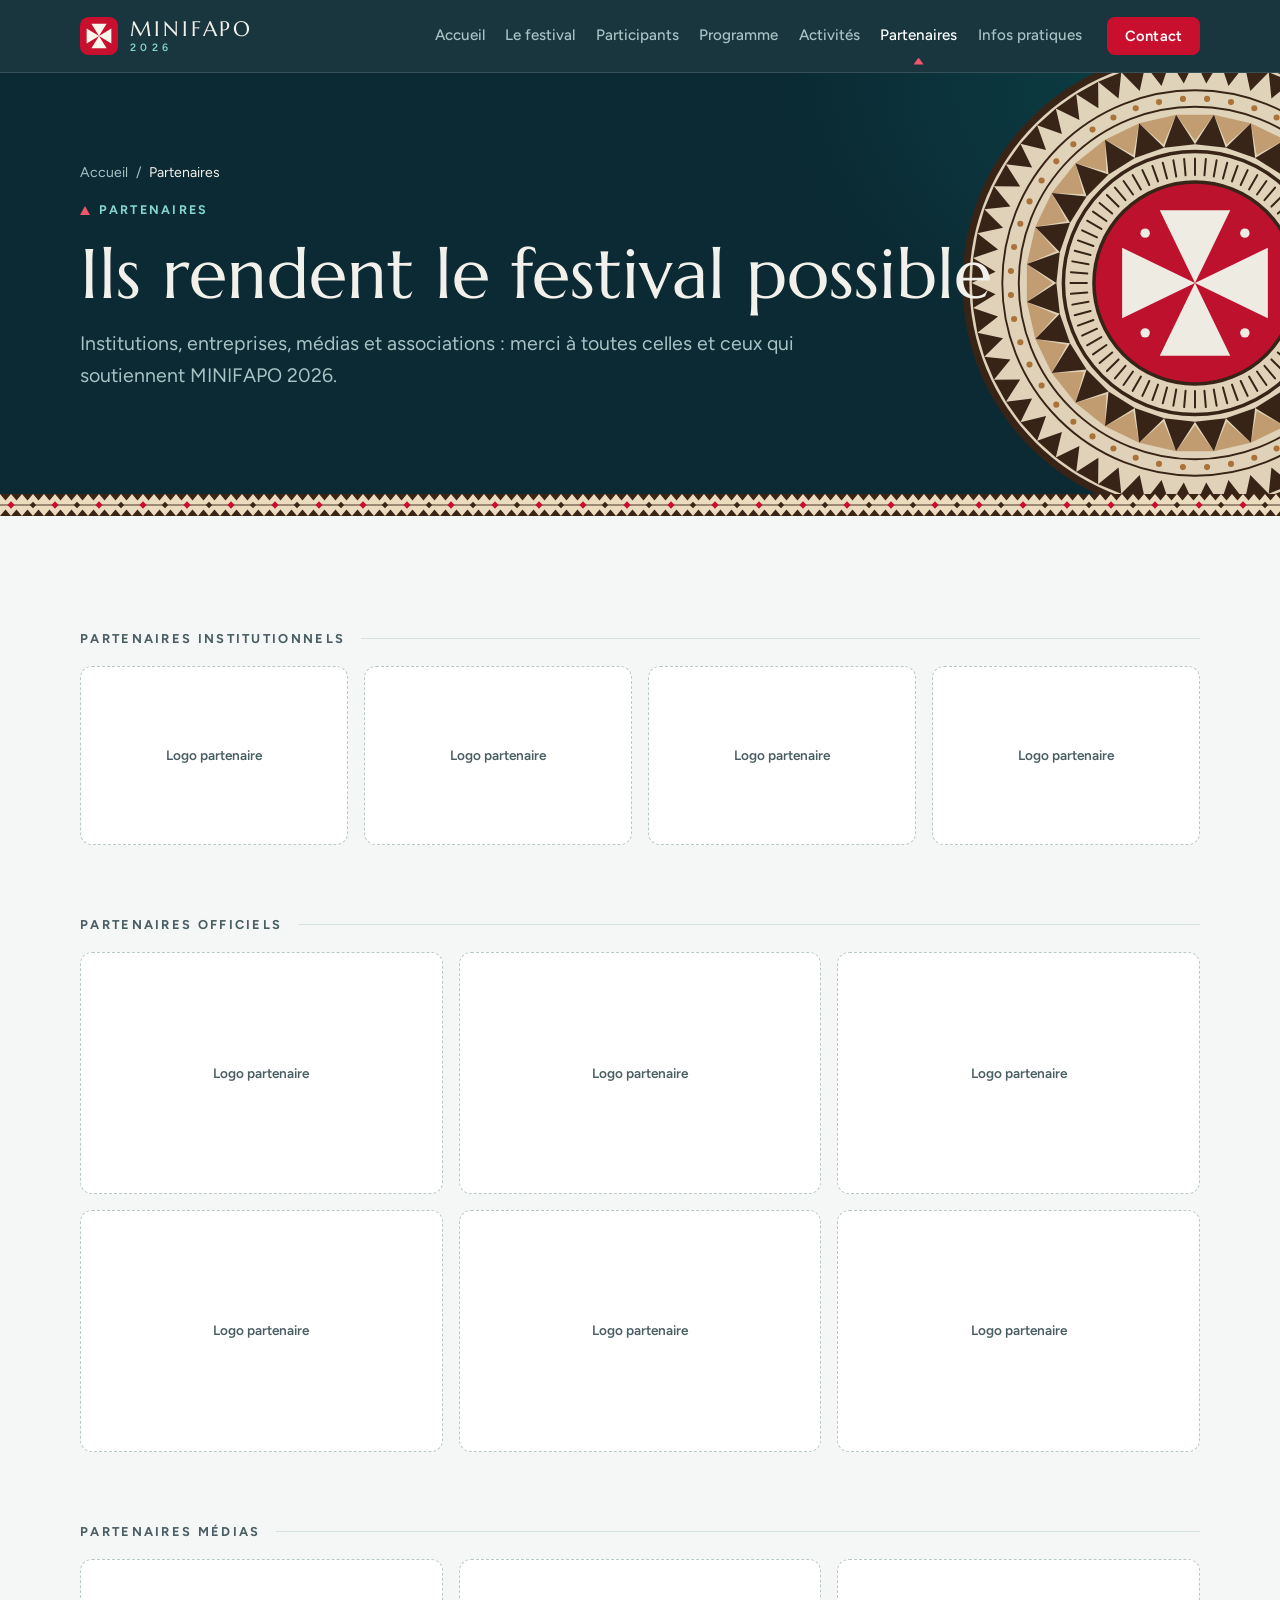
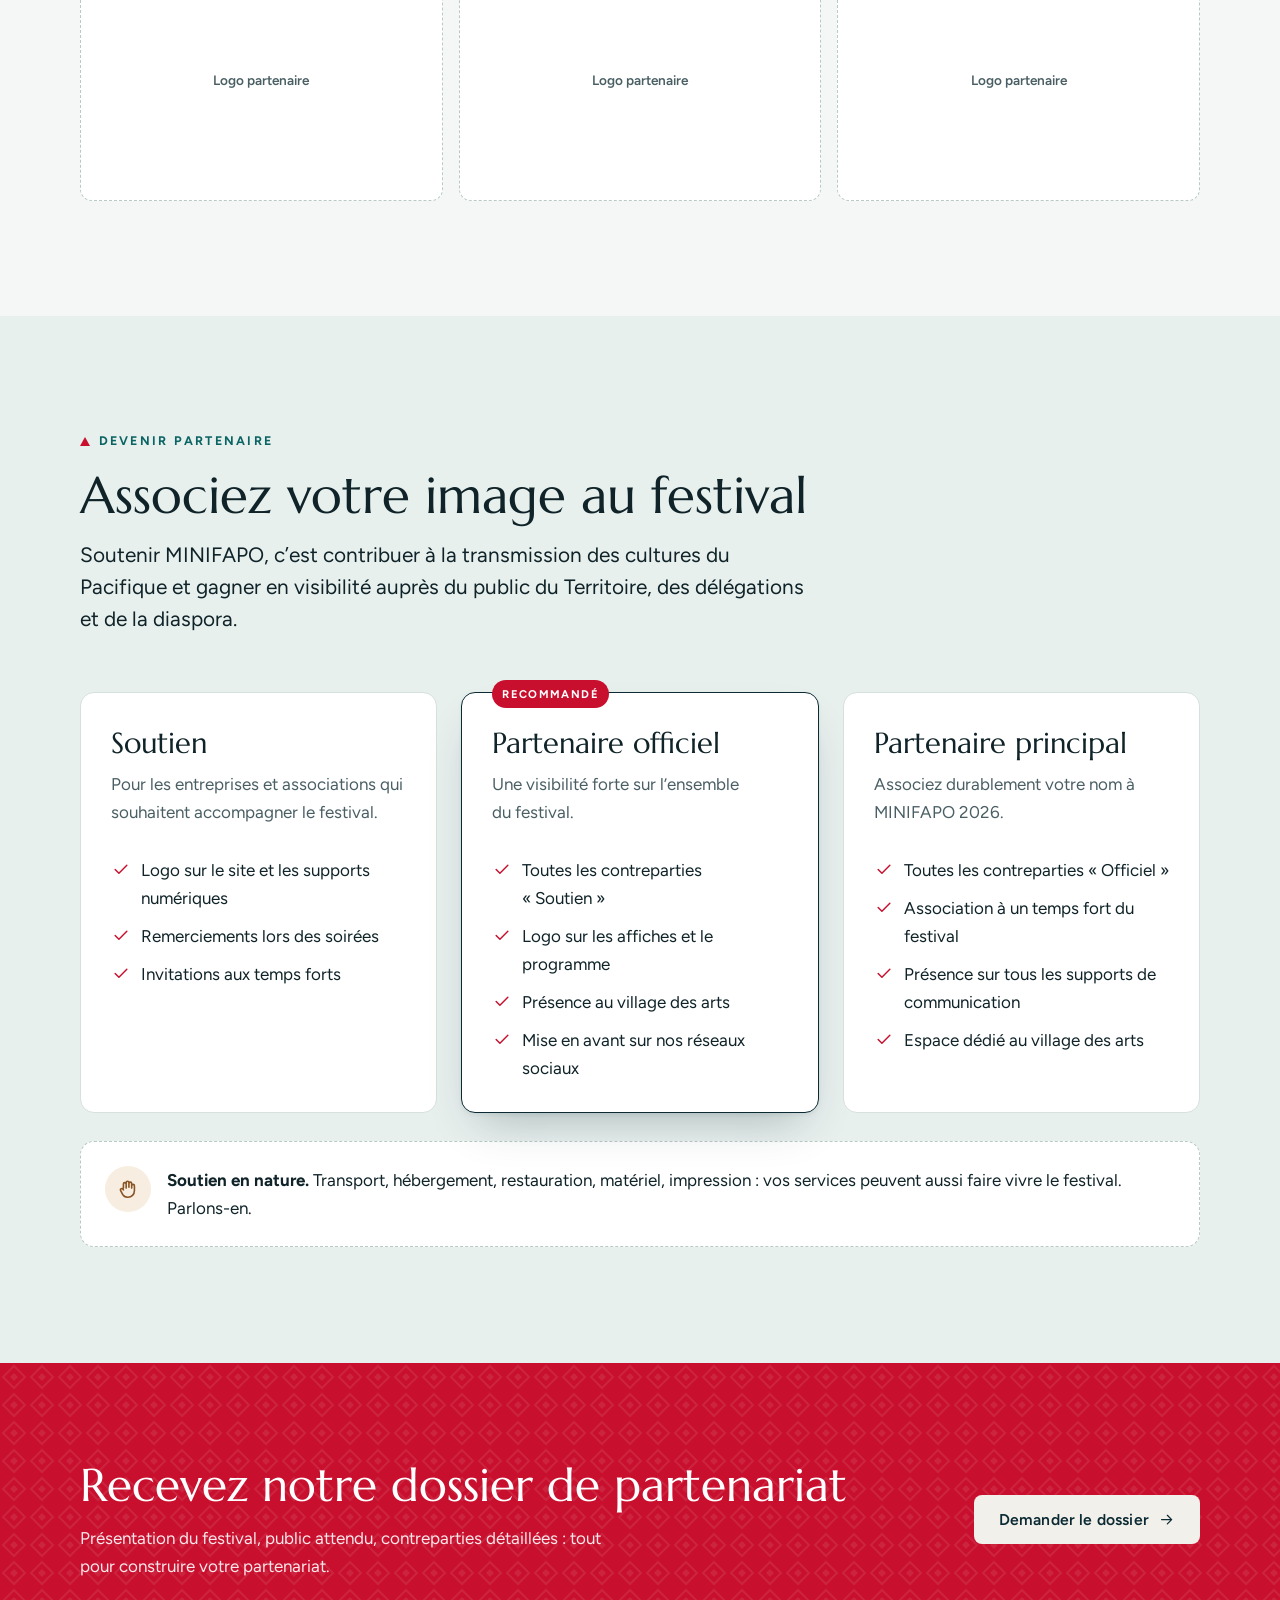
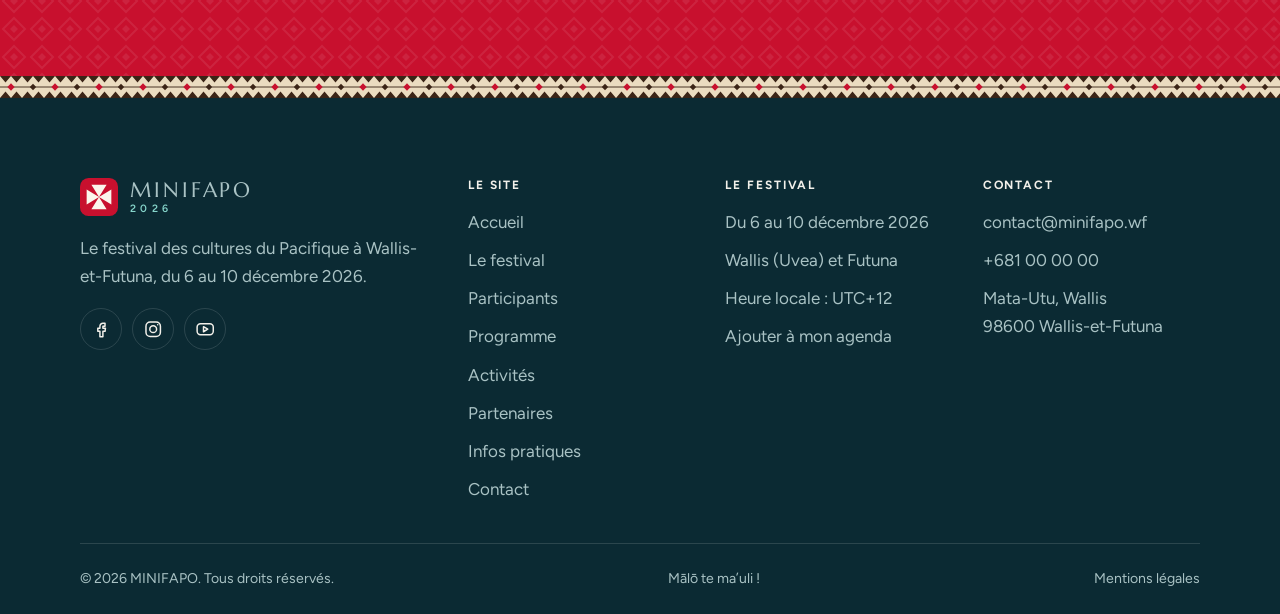
<file: partenaires.html>
<!DOCTYPE html>
<html lang="fr">
<head>
  <meta charset="utf-8">
  <meta name="viewport" content="width=device-width, initial-scale=1, viewport-fit=cover">
  <title>Partenaires · MINIFAPO 2026</title>
  <meta name="description" content="Institutions, entreprises et médias partenaires de MINIFAPO 2026, et offres pour devenir partenaire du festival à Wallis-et-Futuna.">
  <meta name="theme-color" content="#0B2A33">
  <meta property="og:type" content="website">
  <meta property="og:locale" content="fr_FR">
  <meta property="og:site_name" content="MINIFAPO 2026">
  <meta property="og:title" content="Partenaires · MINIFAPO 2026">
  <meta property="og:description" content="Institutions, entreprises et médias partenaires de MINIFAPO 2026, et offres pour devenir partenaire du festival à Wallis-et-Futuna.">
  <meta property="og:image" content="assets/img/og-image.png">
  <meta name="twitter:card" content="summary_large_image">
  <link rel="icon" href="assets/img/favicon.svg" type="image/svg+xml">
  <link rel="apple-touch-icon" href="assets/img/apple-touch-icon.png">
  <link rel="preconnect" href="https://fonts.googleapis.com">
  <link rel="preconnect" href="https://fonts.gstatic.com" crossorigin>
  <link rel="stylesheet" href="https://fonts.googleapis.com/css2?family=Figtree:ital,wght@0,400..700;1,400&amp;family=Marcellus&amp;display=swap">
  <link rel="stylesheet" href="assets/css/style.css">
  <script src="assets/js/main.js" defer></script>
</head>
<body data-page="partenaires">
  <a class="skip-link" href="#contenu">Aller au contenu</a>

  <header class="site-header">
    <div class="container site-header__inner">
      <a class="brand" href="index.html" aria-label="MINIFAPO 2026, retour à l’accueil">
        <svg class="brand__mark" viewBox="0 0 40 40" aria-hidden="true" focusable="false"><rect width="40" height="40" rx="9" fill="#C8102E"/><path d="M20,20L12,7H28ZM20,20L33,12V28ZM20,20L28,33H12ZM20,20L7,28V12Z" fill="#FBF6EC"/></svg>
        <span class="brand__text"><span class="brand__name">MINIFAPO</span><span class="brand__year">2026</span></span>
      </a>

      <nav class="nav" aria-label="Navigation principale">
        <ul class="nav__list">
          <li><a class="nav__link" href="index.html">Accueil</a></li>
          <li><a class="nav__link" href="festival.html">Le festival</a></li>
          <li><a class="nav__link" href="participants.html">Participants</a></li>
          <li><a class="nav__link" href="programme.html">Programme</a></li>
          <li><a class="nav__link" href="activites.html">Activités</a></li>
          <li><a class="nav__link" href="partenaires.html" aria-current="page">Partenaires</a></li>
          <li><a class="nav__link" href="infos-pratiques.html">Infos pratiques</a></li>
        </ul>
        <a class="btn btn--primary btn--sm" href="contact.html">Contact</a>
      </nav>

      <button class="menu-toggle" type="button" aria-expanded="false" aria-controls="menu-mobile">
        <span class="menu-toggle__bars" aria-hidden="true"></span>
        <span class="visually-hidden" data-menu-label>Ouvrir le menu</span>
      </button>
    </div>
  </header>

  <div class="mobile-menu" id="menu-mobile" hidden>
    <nav class="container" aria-label="Menu">
      <ul class="mobile-menu__list">
          <li><a class="mobile-menu__link" href="index.html">Accueil</a></li>
          <li><a class="mobile-menu__link" href="festival.html">Le festival</a></li>
          <li><a class="mobile-menu__link" href="participants.html">Participants</a></li>
          <li><a class="mobile-menu__link" href="programme.html">Programme</a></li>
          <li><a class="mobile-menu__link" href="activites.html">Activités</a></li>
          <li><a class="mobile-menu__link" href="partenaires.html" aria-current="page">Partenaires</a></li>
          <li><a class="mobile-menu__link" href="infos-pratiques.html">Infos pratiques</a></li>
          <li><a class="mobile-menu__link" href="contact.html">Contact</a></li>
      </ul>
      <p class="mobile-menu__meta">6 – 10 décembre 2026 · Wallis-et-Futuna</p>
    </nav>
  </div>

  <main id="contenu">
    <section class="page-hero">
      <div class="container page-hero__inner">
        <nav class="breadcrumb" aria-label="Fil d’Ariane">
          <ol>
            <li><a href="index.html">Accueil</a></li>
            <li aria-current="page">Partenaires</li>
          </ol>
        </nav>
        <p class="eyebrow eyebrow--light">Partenaires</p>
        <h1 class="page-hero__title">Ils rendent le festival possible</h1>
        <p class="page-hero__lead">Institutions, entreprises, médias et associations&nbsp;: merci à toutes celles et ceux qui soutiennent MINIFAPO 2026.</p>
      </div>
      <img class="page-hero__art" src="assets/img/medaillon-tapa.svg" alt="" width="400" height="400">
    </section>
    <div class="tapa-band" aria-hidden="true"></div>

    <section class="section">
      <div class="container partner-groups">
        <!-- Pour ajouter un logo : remplacez <span class="logo-slot">…</span> par
             <img src="assets/img/partenaires/nom.png" alt="Nom du partenaire"> -->
        <div class="partner-group">
          <h2 class="rule-title">Partenaires institutionnels</h2>
          <ul class="logo-wall logo-wall--4">
            <li><span class="logo-slot">Logo partenaire</span></li>
            <li><span class="logo-slot">Logo partenaire</span></li>
            <li><span class="logo-slot">Logo partenaire</span></li>
            <li><span class="logo-slot">Logo partenaire</span></li>
          </ul>
        </div>

        <div class="partner-group">
          <h2 class="rule-title">Partenaires officiels</h2>
          <ul class="logo-wall logo-wall--3">
            <li><span class="logo-slot">Logo partenaire</span></li>
            <li><span class="logo-slot">Logo partenaire</span></li>
            <li><span class="logo-slot">Logo partenaire</span></li>
            <li><span class="logo-slot">Logo partenaire</span></li>
            <li><span class="logo-slot">Logo partenaire</span></li>
            <li><span class="logo-slot">Logo partenaire</span></li>
          </ul>
        </div>

        <div class="partner-group">
          <h2 class="rule-title">Partenaires médias</h2>
          <ul class="logo-wall logo-wall--3">
            <li><span class="logo-slot">Logo partenaire</span></li>
            <li><span class="logo-slot">Logo partenaire</span></li>
            <li><span class="logo-slot">Logo partenaire</span></li>
          </ul>
        </div>
      </div>
    </section>

    <section class="section section--mist" id="devenir-partenaire">
      <div class="container">
        <div class="section__head">
          <p class="eyebrow">Devenir partenaire</p>
          <h2 class="section-title">Associez votre image au festival</h2>
          <p class="lead">Soutenir MINIFAPO, c’est contribuer à la transmission des cultures du Pacifique et gagner en visibilité auprès du public du Territoire, des délégations et de la diaspora.</p>
        </div>
        <ul class="offers">
          <li class="offer">
            
            <h3 class="offer__name">Soutien</h3>
            <p class="offer__text">Pour les entreprises et associations qui souhaitent accompagner le festival.</p>
            <ul class="checklist">
              <li><svg class="icon" viewBox="0 0 24 24" fill="none" stroke="currentColor" stroke-width="1.75" stroke-linecap="round" stroke-linejoin="round" aria-hidden="true" focusable="false"><path d="m5 12.5 4.5 4.5L19 7.5"/></svg><span>Logo sur le site et les supports numériques</span></li>
              <li><svg class="icon" viewBox="0 0 24 24" fill="none" stroke="currentColor" stroke-width="1.75" stroke-linecap="round" stroke-linejoin="round" aria-hidden="true" focusable="false"><path d="m5 12.5 4.5 4.5L19 7.5"/></svg><span>Remerciements lors des soirées</span></li>
              <li><svg class="icon" viewBox="0 0 24 24" fill="none" stroke="currentColor" stroke-width="1.75" stroke-linecap="round" stroke-linejoin="round" aria-hidden="true" focusable="false"><path d="m5 12.5 4.5 4.5L19 7.5"/></svg><span>Invitations aux temps forts</span></li>
            </ul>
          </li>
          <li class="offer offer--featured">
            <p class="offer__badge">Recommandé</p>
            <h3 class="offer__name">Partenaire officiel</h3>
            <p class="offer__text">Une visibilité forte sur l’ensemble du festival.</p>
            <ul class="checklist">
              <li><svg class="icon" viewBox="0 0 24 24" fill="none" stroke="currentColor" stroke-width="1.75" stroke-linecap="round" stroke-linejoin="round" aria-hidden="true" focusable="false"><path d="m5 12.5 4.5 4.5L19 7.5"/></svg><span>Toutes les contreparties « Soutien »</span></li>
              <li><svg class="icon" viewBox="0 0 24 24" fill="none" stroke="currentColor" stroke-width="1.75" stroke-linecap="round" stroke-linejoin="round" aria-hidden="true" focusable="false"><path d="m5 12.5 4.5 4.5L19 7.5"/></svg><span>Logo sur les affiches et le programme</span></li>
              <li><svg class="icon" viewBox="0 0 24 24" fill="none" stroke="currentColor" stroke-width="1.75" stroke-linecap="round" stroke-linejoin="round" aria-hidden="true" focusable="false"><path d="m5 12.5 4.5 4.5L19 7.5"/></svg><span>Présence au village des arts</span></li>
              <li><svg class="icon" viewBox="0 0 24 24" fill="none" stroke="currentColor" stroke-width="1.75" stroke-linecap="round" stroke-linejoin="round" aria-hidden="true" focusable="false"><path d="m5 12.5 4.5 4.5L19 7.5"/></svg><span>Mise en avant sur nos réseaux sociaux</span></li>
            </ul>
          </li>
          <li class="offer">
            
            <h3 class="offer__name">Partenaire principal</h3>
            <p class="offer__text">Associez durablement votre nom à MINIFAPO 2026.</p>
            <ul class="checklist">
              <li><svg class="icon" viewBox="0 0 24 24" fill="none" stroke="currentColor" stroke-width="1.75" stroke-linecap="round" stroke-linejoin="round" aria-hidden="true" focusable="false"><path d="m5 12.5 4.5 4.5L19 7.5"/></svg><span>Toutes les contreparties « Officiel »</span></li>
              <li><svg class="icon" viewBox="0 0 24 24" fill="none" stroke="currentColor" stroke-width="1.75" stroke-linecap="round" stroke-linejoin="round" aria-hidden="true" focusable="false"><path d="m5 12.5 4.5 4.5L19 7.5"/></svg><span>Association à un temps fort du festival</span></li>
              <li><svg class="icon" viewBox="0 0 24 24" fill="none" stroke="currentColor" stroke-width="1.75" stroke-linecap="round" stroke-linejoin="round" aria-hidden="true" focusable="false"><path d="m5 12.5 4.5 4.5L19 7.5"/></svg><span>Présence sur tous les supports de communication</span></li>
              <li><svg class="icon" viewBox="0 0 24 24" fill="none" stroke="currentColor" stroke-width="1.75" stroke-linecap="round" stroke-linejoin="round" aria-hidden="true" focusable="false"><path d="m5 12.5 4.5 4.5L19 7.5"/></svg><span>Espace dédié au village des arts</span></li>
            </ul>
          </li>
        </ul>
        <div class="in-kind">
          <span class="in-kind__icon"><svg class="icon" viewBox="0 0 24 24" fill="none" stroke="currentColor" stroke-width="1.75" stroke-linecap="round" stroke-linejoin="round" aria-hidden="true" focusable="false"><path d="M7 11V6.5a1.5 1.5 0 0 1 3 0V11M10 10V5a1.5 1.5 0 0 1 3 0v5M13 10V6a1.5 1.5 0 0 1 3 0v5M16 11V8.5a1.5 1.5 0 0 1 3 0V14a7 7 0 0 1-7 7h-.5A6.5 6.5 0 0 1 6 17.5L4 13.8a1.5 1.5 0 0 1 2.6-1.5L7 13"/></svg></span>
          <p><strong>Soutien en nature.</strong> Transport, hébergement, restauration, matériel, impression&nbsp;: vos services peuvent aussi faire vivre le festival. Parlons-en.</p>
        </div>
      </div>
    </section>

    <section class="cta-band">
      <span class="motif motif--losanges cta-band__motif" aria-hidden="true"></span>
      <div class="container cta-band__inner">
        <div>
          <h2 class="cta-band__title">Recevez notre dossier de partenariat</h2>
          <p>Présentation du festival, public attendu, contreparties détaillées&nbsp;: tout pour construire votre partenariat.</p>
        </div>
        <div class="cta-band__actions">
          <a class="btn btn--light" href="contact.html#partenariat">Demander le dossier <svg class="icon icon--arrow" viewBox="0 0 24 24" fill="none" stroke="currentColor" stroke-width="1.75" stroke-linecap="round" stroke-linejoin="round" aria-hidden="true" focusable="false"><path d="M5 12h14M13 6l6 6-6 6"/></svg></a>
        </div>
      </div>
    </section>
  </main>

  <footer class="site-footer">
    <div class="tapa-band" aria-hidden="true"></div>
    <div class="container site-footer__grid">
      <div class="site-footer__brand">
        <a class="brand brand--footer" href="index.html" aria-label="MINIFAPO 2026, retour à l’accueil">
        <svg class="brand__mark" viewBox="0 0 40 40" aria-hidden="true" focusable="false"><rect width="40" height="40" rx="9" fill="#C8102E"/><path d="M20,20L12,7H28ZM20,20L33,12V28ZM20,20L28,33H12ZM20,20L7,28V12Z" fill="#FBF6EC"/></svg>
        <span class="brand__text"><span class="brand__name">MINIFAPO</span><span class="brand__year">2026</span></span>
      </a>
        <p>Le festival des cultures du Pacifique à Wallis-et-Futuna, du 6 au 10 décembre 2026.</p>
        <ul class="social" aria-label="Réseaux sociaux">
          <li><a href="https://www.facebook.com/" aria-label="Facebook"><svg class="icon" viewBox="0 0 24 24" fill="none" stroke="currentColor" stroke-width="1.75" stroke-linecap="round" stroke-linejoin="round" aria-hidden="true" focusable="false"><path d="M14 8.5h2.5V5H14a3.5 3.5 0 0 0-3.5 3.5V11H8v3.5h2.5V21H14v-6.5h2.5l.5-3.5h-3V9a.5.5 0 0 1 .5-.5z"/></svg></a></li>
          <li><a href="https://www.instagram.com/" aria-label="Instagram"><svg class="icon" viewBox="0 0 24 24" fill="none" stroke="currentColor" stroke-width="1.75" stroke-linecap="round" stroke-linejoin="round" aria-hidden="true" focusable="false"><rect x="3.5" y="3.5" width="17" height="17" rx="5"/><circle cx="12" cy="12" r="4"/><path d="M17.3 6.7h.01"/></svg></a></li>
          <li><a href="https://www.youtube.com/" aria-label="YouTube"><svg class="icon" viewBox="0 0 24 24" fill="none" stroke="currentColor" stroke-width="1.75" stroke-linecap="round" stroke-linejoin="round" aria-hidden="true" focusable="false"><rect x="2.5" y="5.5" width="19" height="13" rx="4"/><path d="m10 9 5 3-5 3z"/></svg></a></li>
        </ul>
      </div>

      <nav class="site-footer__col" aria-label="Plan du site">
        <h2 class="site-footer__title">Le site</h2>
        <ul>
            <li><a href="index.html">Accueil</a></li>
            <li><a href="festival.html">Le festival</a></li>
            <li><a href="participants.html">Participants</a></li>
            <li><a href="programme.html">Programme</a></li>
            <li><a href="activites.html">Activités</a></li>
            <li><a href="partenaires.html">Partenaires</a></li>
            <li><a href="infos-pratiques.html">Infos pratiques</a></li>
            <li><a href="contact.html">Contact</a></li>
        </ul>
      </nav>

      <div class="site-footer__col">
        <h2 class="site-footer__title">Le festival</h2>
        <ul>
          <li>Du 6 au 10 décembre 2026</li>
          <li>Wallis (Uvea) et Futuna</li>
          <li>Heure locale : UTC+12</li>
          <li><a href="assets/minifapo-2026.ics" download>Ajouter à mon agenda</a></li>
        </ul>
      </div>

      <div class="site-footer__col">
        <h2 class="site-footer__title">Contact</h2>
        <ul>
          <li><a href="mailto:contact@minifapo.wf">contact@minifapo.wf</a></li>
          <li><a href="tel:+681000000">+681 00 00 00</a></li>
          <li>Mata-Utu, Wallis<br>98600 Wallis-et-Futuna</li>
        </ul>
      </div>
    </div>

    <div class="container site-footer__bottom">
      <p>© <span data-year>2026</span> MINIFAPO. Tous droits réservés.</p>
      <p lang="wls">Mālō te ma’uli&nbsp;!</p>
      <p><a href="mentions-legales.html">Mentions légales</a></p>
    </div>
  </footer>
</body>
</html>
</file>
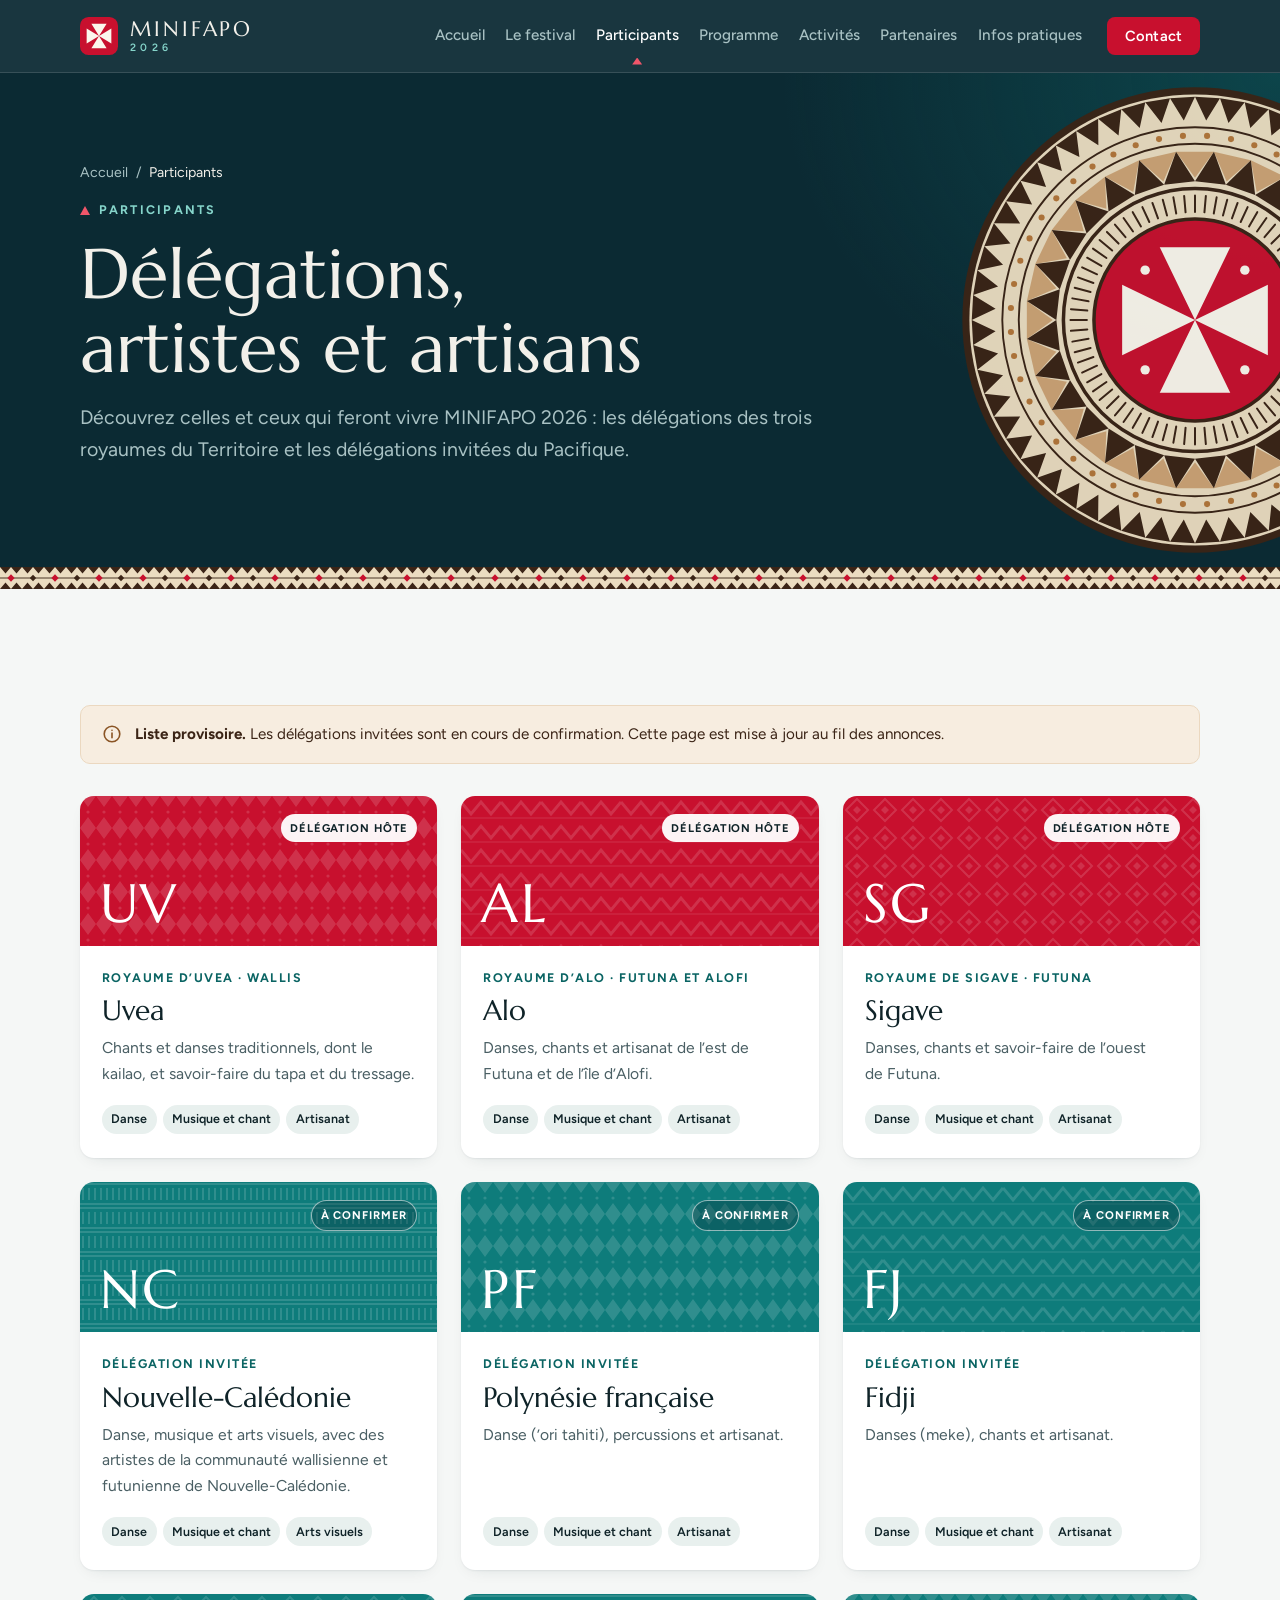
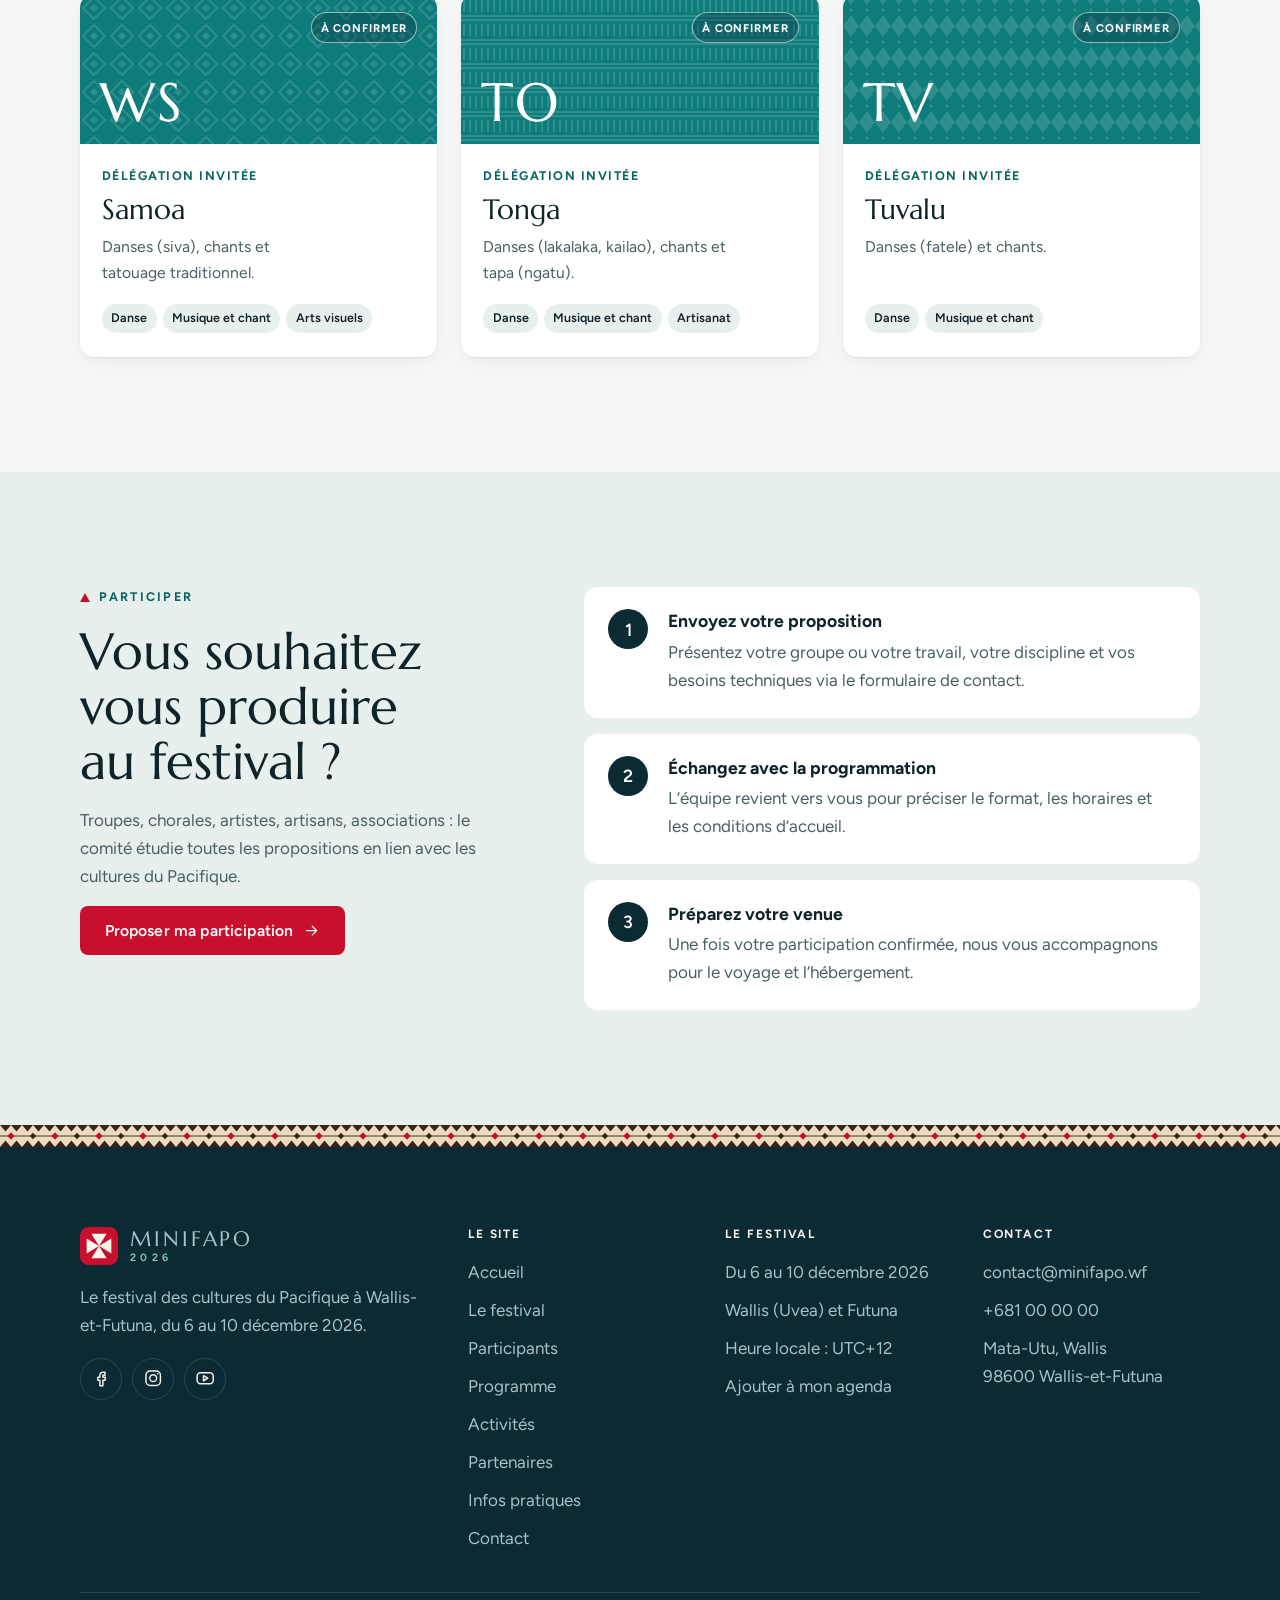
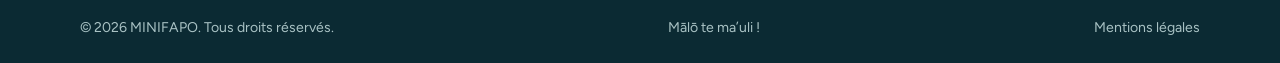
<file: participants.html>
<!DOCTYPE html>
<html lang="fr">
<head>
  <meta charset="utf-8">
  <meta name="viewport" content="width=device-width, initial-scale=1, viewport-fit=cover">
  <title>Participants · MINIFAPO 2026</title>
  <meta name="description" content="Délégations des royaumes d’Uvea, d’Alo et de Sigave et délégations invitées du Pacifique : découvrez les participants de MINIFAPO 2026.">
  <meta name="theme-color" content="#0B2A33">
  <meta property="og:type" content="website">
  <meta property="og:locale" content="fr_FR">
  <meta property="og:site_name" content="MINIFAPO 2026">
  <meta property="og:title" content="Participants · MINIFAPO 2026">
  <meta property="og:description" content="Délégations des royaumes d’Uvea, d’Alo et de Sigave et délégations invitées du Pacifique : découvrez les participants de MINIFAPO 2026.">
  <meta property="og:image" content="assets/img/og-image.png">
  <meta name="twitter:card" content="summary_large_image">
  <link rel="icon" href="assets/img/favicon.svg" type="image/svg+xml">
  <link rel="apple-touch-icon" href="assets/img/apple-touch-icon.png">
  <link rel="preconnect" href="https://fonts.googleapis.com">
  <link rel="preconnect" href="https://fonts.gstatic.com" crossorigin>
  <link rel="stylesheet" href="https://fonts.googleapis.com/css2?family=Figtree:ital,wght@0,400..700;1,400&amp;family=Marcellus&amp;display=swap">
  <link rel="stylesheet" href="assets/css/style.css">
  <script src="assets/js/main.js" defer></script>
</head>
<body data-page="participants">
  <a class="skip-link" href="#contenu">Aller au contenu</a>

  <header class="site-header">
    <div class="container site-header__inner">
      <a class="brand" href="index.html" aria-label="MINIFAPO 2026, retour à l’accueil">
        <svg class="brand__mark" viewBox="0 0 40 40" aria-hidden="true" focusable="false"><rect width="40" height="40" rx="9" fill="#C8102E"/><path d="M20,20L12,7H28ZM20,20L33,12V28ZM20,20L28,33H12ZM20,20L7,28V12Z" fill="#FBF6EC"/></svg>
        <span class="brand__text"><span class="brand__name">MINIFAPO</span><span class="brand__year">2026</span></span>
      </a>

      <nav class="nav" aria-label="Navigation principale">
        <ul class="nav__list">
          <li><a class="nav__link" href="index.html">Accueil</a></li>
          <li><a class="nav__link" href="festival.html">Le festival</a></li>
          <li><a class="nav__link" href="participants.html" aria-current="page">Participants</a></li>
          <li><a class="nav__link" href="programme.html">Programme</a></li>
          <li><a class="nav__link" href="activites.html">Activités</a></li>
          <li><a class="nav__link" href="partenaires.html">Partenaires</a></li>
          <li><a class="nav__link" href="infos-pratiques.html">Infos pratiques</a></li>
        </ul>
        <a class="btn btn--primary btn--sm" href="contact.html">Contact</a>
      </nav>

      <button class="menu-toggle" type="button" aria-expanded="false" aria-controls="menu-mobile">
        <span class="menu-toggle__bars" aria-hidden="true"></span>
        <span class="visually-hidden" data-menu-label>Ouvrir le menu</span>
      </button>
    </div>
  </header>

  <div class="mobile-menu" id="menu-mobile" hidden>
    <nav class="container" aria-label="Menu">
      <ul class="mobile-menu__list">
          <li><a class="mobile-menu__link" href="index.html">Accueil</a></li>
          <li><a class="mobile-menu__link" href="festival.html">Le festival</a></li>
          <li><a class="mobile-menu__link" href="participants.html" aria-current="page">Participants</a></li>
          <li><a class="mobile-menu__link" href="programme.html">Programme</a></li>
          <li><a class="mobile-menu__link" href="activites.html">Activités</a></li>
          <li><a class="mobile-menu__link" href="partenaires.html">Partenaires</a></li>
          <li><a class="mobile-menu__link" href="infos-pratiques.html">Infos pratiques</a></li>
          <li><a class="mobile-menu__link" href="contact.html">Contact</a></li>
      </ul>
      <p class="mobile-menu__meta">6 – 10 décembre 2026 · Wallis-et-Futuna</p>
    </nav>
  </div>

  <main id="contenu">
    <section class="page-hero">
      <div class="container page-hero__inner">
        <nav class="breadcrumb" aria-label="Fil d’Ariane">
          <ol>
            <li><a href="index.html">Accueil</a></li>
            <li aria-current="page">Participants</li>
          </ol>
        </nav>
        <p class="eyebrow eyebrow--light">Participants</p>
        <h1 class="page-hero__title">Délégations, artistes et artisans</h1>
        <p class="page-hero__lead">Découvrez celles et ceux qui feront vivre MINIFAPO 2026&nbsp;: les délégations des trois royaumes du Territoire et les délégations invitées du Pacifique.</p>
      </div>
      <img class="page-hero__art" src="assets/img/medaillon-tapa.svg" alt="" width="400" height="400">
    </section>
    <div class="tapa-band" aria-hidden="true"></div>

    <section class="section">
      <div class="container">
        <p class="notice"><svg class="icon" viewBox="0 0 24 24" fill="none" stroke="currentColor" stroke-width="1.75" stroke-linecap="round" stroke-linejoin="round" aria-hidden="true" focusable="false"><circle cx="12" cy="12" r="8.5"/><path d="M12 11v5M12 8h.01"/></svg><span><strong>Liste provisoire.</strong> Les délégations invitées sont en cours de confirmation. Cette page est mise à jour au fil des annonces.</span></p>

        <div class="filters" data-filter-group="#liste-participants" hidden>
          <p class="filters__label" id="filtres-titre">Filtrer</p>
          <div class="filters__list" role="group" aria-labelledby="filtres-titre">
            <button class="filter" type="button" data-filter="tous" aria-pressed="true">Tous</button>
            <button class="filter" type="button" data-filter="wf" aria-pressed="false">Wallis-et-Futuna</button>
            <button class="filter" type="button" data-filter="pacifique" aria-pressed="false">Pacifique</button>
            <button class="filter" type="button" data-filter="danse" aria-pressed="false">Danse</button>
            <button class="filter" type="button" data-filter="musique" aria-pressed="false">Musique et chant</button>
            <button class="filter" type="button" data-filter="artisanat" aria-pressed="false">Artisanat</button>
            <button class="filter" type="button" data-filter="arts-visuels" aria-pressed="false">Arts visuels</button>
          </div>
          <p class="filters__count" data-filter-count aria-live="polite">9 participants</p>
        </div>

        <ul class="people" id="liste-participants">
          <li class="person" data-tags="wf danse musique artisanat">
            <div class="person__visual person__visual--kula">
              <span class="motif motif--triangles" aria-hidden="true"></span>
              <span class="person__code" aria-hidden="true">UV</span>
              <span class="status status--hote">Délégation hôte</span>
            </div>
            <div class="person__body">
              <p class="person__origin">Royaume d’Uvea · Wallis</p>
              <h2 class="person__name">Uvea</h2>
              <p class="person__text">Chants et danses traditionnels, dont le kailao, et savoir-faire du tapa et du tressage.</p>
              <ul class="person__tags" aria-label="Disciplines">
                <li class="tag">Danse</li><li class="tag">Musique et chant</li><li class="tag">Artisanat</li>
              </ul>
            </div>
          </li>
          <li class="person" data-tags="wf danse musique artisanat">
            <div class="person__visual person__visual--kula">
              <span class="motif motif--zigzag" aria-hidden="true"></span>
              <span class="person__code" aria-hidden="true">AL</span>
              <span class="status status--hote">Délégation hôte</span>
            </div>
            <div class="person__body">
              <p class="person__origin">Royaume d’Alo · Futuna et Alofi</p>
              <h2 class="person__name">Alo</h2>
              <p class="person__text">Danses, chants et artisanat de l’est de Futuna et de l’île d’Alofi.</p>
              <ul class="person__tags" aria-label="Disciplines">
                <li class="tag">Danse</li><li class="tag">Musique et chant</li><li class="tag">Artisanat</li>
              </ul>
            </div>
          </li>
          <li class="person" data-tags="wf danse musique artisanat">
            <div class="person__visual person__visual--kula">
              <span class="motif motif--losanges" aria-hidden="true"></span>
              <span class="person__code" aria-hidden="true">SG</span>
              <span class="status status--hote">Délégation hôte</span>
            </div>
            <div class="person__body">
              <p class="person__origin">Royaume de Sigave · Futuna</p>
              <h2 class="person__name">Sigave</h2>
              <p class="person__text">Danses, chants et savoir-faire de l’ouest de Futuna.</p>
              <ul class="person__tags" aria-label="Disciplines">
                <li class="tag">Danse</li><li class="tag">Musique et chant</li><li class="tag">Artisanat</li>
              </ul>
            </div>
          </li>
          <li class="person" data-tags="pacifique danse musique arts-visuels">
            <div class="person__visual person__visual--lagoon">
              <span class="motif motif--echelle" aria-hidden="true"></span>
              <span class="person__code" aria-hidden="true">NC</span>
              <span class="status status--attente">À confirmer</span>
            </div>
            <div class="person__body">
              <p class="person__origin">Délégation invitée</p>
              <h2 class="person__name">Nouvelle-Calédonie</h2>
              <p class="person__text">Danse, musique et arts visuels, avec des artistes de la communauté wallisienne et futunienne de Nouvelle-Calédonie.</p>
              <ul class="person__tags" aria-label="Disciplines">
                <li class="tag">Danse</li><li class="tag">Musique et chant</li><li class="tag">Arts visuels</li>
              </ul>
            </div>
          </li>
          <li class="person" data-tags="pacifique danse musique artisanat">
            <div class="person__visual person__visual--lagoon">
              <span class="motif motif--triangles" aria-hidden="true"></span>
              <span class="person__code" aria-hidden="true">PF</span>
              <span class="status status--attente">À confirmer</span>
            </div>
            <div class="person__body">
              <p class="person__origin">Délégation invitée</p>
              <h2 class="person__name">Polynésie française</h2>
              <p class="person__text">Danse (’ori tahiti), percussions et artisanat.</p>
              <ul class="person__tags" aria-label="Disciplines">
                <li class="tag">Danse</li><li class="tag">Musique et chant</li><li class="tag">Artisanat</li>
              </ul>
            </div>
          </li>
          <li class="person" data-tags="pacifique danse musique artisanat">
            <div class="person__visual person__visual--lagoon">
              <span class="motif motif--zigzag" aria-hidden="true"></span>
              <span class="person__code" aria-hidden="true">FJ</span>
              <span class="status status--attente">À confirmer</span>
            </div>
            <div class="person__body">
              <p class="person__origin">Délégation invitée</p>
              <h2 class="person__name">Fidji</h2>
              <p class="person__text">Danses (meke), chants et artisanat.</p>
              <ul class="person__tags" aria-label="Disciplines">
                <li class="tag">Danse</li><li class="tag">Musique et chant</li><li class="tag">Artisanat</li>
              </ul>
            </div>
          </li>
          <li class="person" data-tags="pacifique danse musique arts-visuels">
            <div class="person__visual person__visual--lagoon">
              <span class="motif motif--losanges" aria-hidden="true"></span>
              <span class="person__code" aria-hidden="true">WS</span>
              <span class="status status--attente">À confirmer</span>
            </div>
            <div class="person__body">
              <p class="person__origin">Délégation invitée</p>
              <h2 class="person__name">Samoa</h2>
              <p class="person__text">Danses (siva), chants et tatouage traditionnel.</p>
              <ul class="person__tags" aria-label="Disciplines">
                <li class="tag">Danse</li><li class="tag">Musique et chant</li><li class="tag">Arts visuels</li>
              </ul>
            </div>
          </li>
          <li class="person" data-tags="pacifique danse musique artisanat">
            <div class="person__visual person__visual--lagoon">
              <span class="motif motif--echelle" aria-hidden="true"></span>
              <span class="person__code" aria-hidden="true">TO</span>
              <span class="status status--attente">À confirmer</span>
            </div>
            <div class="person__body">
              <p class="person__origin">Délégation invitée</p>
              <h2 class="person__name">Tonga</h2>
              <p class="person__text">Danses (lakalaka, kailao), chants et tapa (ngatu).</p>
              <ul class="person__tags" aria-label="Disciplines">
                <li class="tag">Danse</li><li class="tag">Musique et chant</li><li class="tag">Artisanat</li>
              </ul>
            </div>
          </li>
          <li class="person" data-tags="pacifique danse musique">
            <div class="person__visual person__visual--lagoon">
              <span class="motif motif--triangles" aria-hidden="true"></span>
              <span class="person__code" aria-hidden="true">TV</span>
              <span class="status status--attente">À confirmer</span>
            </div>
            <div class="person__body">
              <p class="person__origin">Délégation invitée</p>
              <h2 class="person__name">Tuvalu</h2>
              <p class="person__text">Danses (fatele) et chants.</p>
              <ul class="person__tags" aria-label="Disciplines">
                <li class="tag">Danse</li><li class="tag">Musique et chant</li>
              </ul>
            </div>
          </li>
        </ul>
        <p class="empty-state" data-filter-empty hidden>Aucun participant ne correspond à ce filtre pour le moment.</p>
      </div>
    </section>

    <section class="section section--mist">
      <div class="container split">
        <div class="split__head">
          <p class="eyebrow">Participer</p>
          <h2 class="section-title">Vous souhaitez vous produire au festival&nbsp;?</h2>
          <p class="muted">Troupes, chorales, artistes, artisans, associations&nbsp;: le comité étudie toutes les propositions en lien avec les cultures du Pacifique.</p>
          <p><a class="btn btn--primary" href="contact.html#participer">Proposer ma participation <svg class="icon icon--arrow" viewBox="0 0 24 24" fill="none" stroke="currentColor" stroke-width="1.75" stroke-linecap="round" stroke-linejoin="round" aria-hidden="true" focusable="false"><path d="M5 12h14M13 6l6 6-6 6"/></svg></a></p>
        </div>
        <ol class="steps split__body">
          <li class="step">
            <h3 class="step__title">Envoyez votre proposition</h3>
            <p>Présentez votre groupe ou votre travail, votre discipline et vos besoins techniques via le formulaire de contact.</p>
          </li>
          <li class="step">
            <h3 class="step__title">Échangez avec la programmation</h3>
            <p>L’équipe revient vers vous pour préciser le format, les horaires et les conditions d’accueil.</p>
          </li>
          <li class="step">
            <h3 class="step__title">Préparez votre venue</h3>
            <p>Une fois votre participation confirmée, nous vous accompagnons pour le voyage et l’hébergement.</p>
          </li>
        </ol>
      </div>
    </section>
  </main>

  <footer class="site-footer">
    <div class="tapa-band" aria-hidden="true"></div>
    <div class="container site-footer__grid">
      <div class="site-footer__brand">
        <a class="brand brand--footer" href="index.html" aria-label="MINIFAPO 2026, retour à l’accueil">
        <svg class="brand__mark" viewBox="0 0 40 40" aria-hidden="true" focusable="false"><rect width="40" height="40" rx="9" fill="#C8102E"/><path d="M20,20L12,7H28ZM20,20L33,12V28ZM20,20L28,33H12ZM20,20L7,28V12Z" fill="#FBF6EC"/></svg>
        <span class="brand__text"><span class="brand__name">MINIFAPO</span><span class="brand__year">2026</span></span>
      </a>
        <p>Le festival des cultures du Pacifique à Wallis-et-Futuna, du 6 au 10 décembre 2026.</p>
        <ul class="social" aria-label="Réseaux sociaux">
          <li><a href="https://www.facebook.com/" aria-label="Facebook"><svg class="icon" viewBox="0 0 24 24" fill="none" stroke="currentColor" stroke-width="1.75" stroke-linecap="round" stroke-linejoin="round" aria-hidden="true" focusable="false"><path d="M14 8.5h2.5V5H14a3.5 3.5 0 0 0-3.5 3.5V11H8v3.5h2.5V21H14v-6.5h2.5l.5-3.5h-3V9a.5.5 0 0 1 .5-.5z"/></svg></a></li>
          <li><a href="https://www.instagram.com/" aria-label="Instagram"><svg class="icon" viewBox="0 0 24 24" fill="none" stroke="currentColor" stroke-width="1.75" stroke-linecap="round" stroke-linejoin="round" aria-hidden="true" focusable="false"><rect x="3.5" y="3.5" width="17" height="17" rx="5"/><circle cx="12" cy="12" r="4"/><path d="M17.3 6.7h.01"/></svg></a></li>
          <li><a href="https://www.youtube.com/" aria-label="YouTube"><svg class="icon" viewBox="0 0 24 24" fill="none" stroke="currentColor" stroke-width="1.75" stroke-linecap="round" stroke-linejoin="round" aria-hidden="true" focusable="false"><rect x="2.5" y="5.5" width="19" height="13" rx="4"/><path d="m10 9 5 3-5 3z"/></svg></a></li>
        </ul>
      </div>

      <nav class="site-footer__col" aria-label="Plan du site">
        <h2 class="site-footer__title">Le site</h2>
        <ul>
            <li><a href="index.html">Accueil</a></li>
            <li><a href="festival.html">Le festival</a></li>
            <li><a href="participants.html">Participants</a></li>
            <li><a href="programme.html">Programme</a></li>
            <li><a href="activites.html">Activités</a></li>
            <li><a href="partenaires.html">Partenaires</a></li>
            <li><a href="infos-pratiques.html">Infos pratiques</a></li>
            <li><a href="contact.html">Contact</a></li>
        </ul>
      </nav>

      <div class="site-footer__col">
        <h2 class="site-footer__title">Le festival</h2>
        <ul>
          <li>Du 6 au 10 décembre 2026</li>
          <li>Wallis (Uvea) et Futuna</li>
          <li>Heure locale : UTC+12</li>
          <li><a href="assets/minifapo-2026.ics" download>Ajouter à mon agenda</a></li>
        </ul>
      </div>

      <div class="site-footer__col">
        <h2 class="site-footer__title">Contact</h2>
        <ul>
          <li><a href="mailto:contact@minifapo.wf">contact@minifapo.wf</a></li>
          <li><a href="tel:+681000000">+681 00 00 00</a></li>
          <li>Mata-Utu, Wallis<br>98600 Wallis-et-Futuna</li>
        </ul>
      </div>
    </div>

    <div class="container site-footer__bottom">
      <p>© <span data-year>2026</span> MINIFAPO. Tous droits réservés.</p>
      <p lang="wls">Mālō te ma’uli&nbsp;!</p>
      <p><a href="mentions-legales.html">Mentions légales</a></p>
    </div>
  </footer>
</body>
</html>
</file>
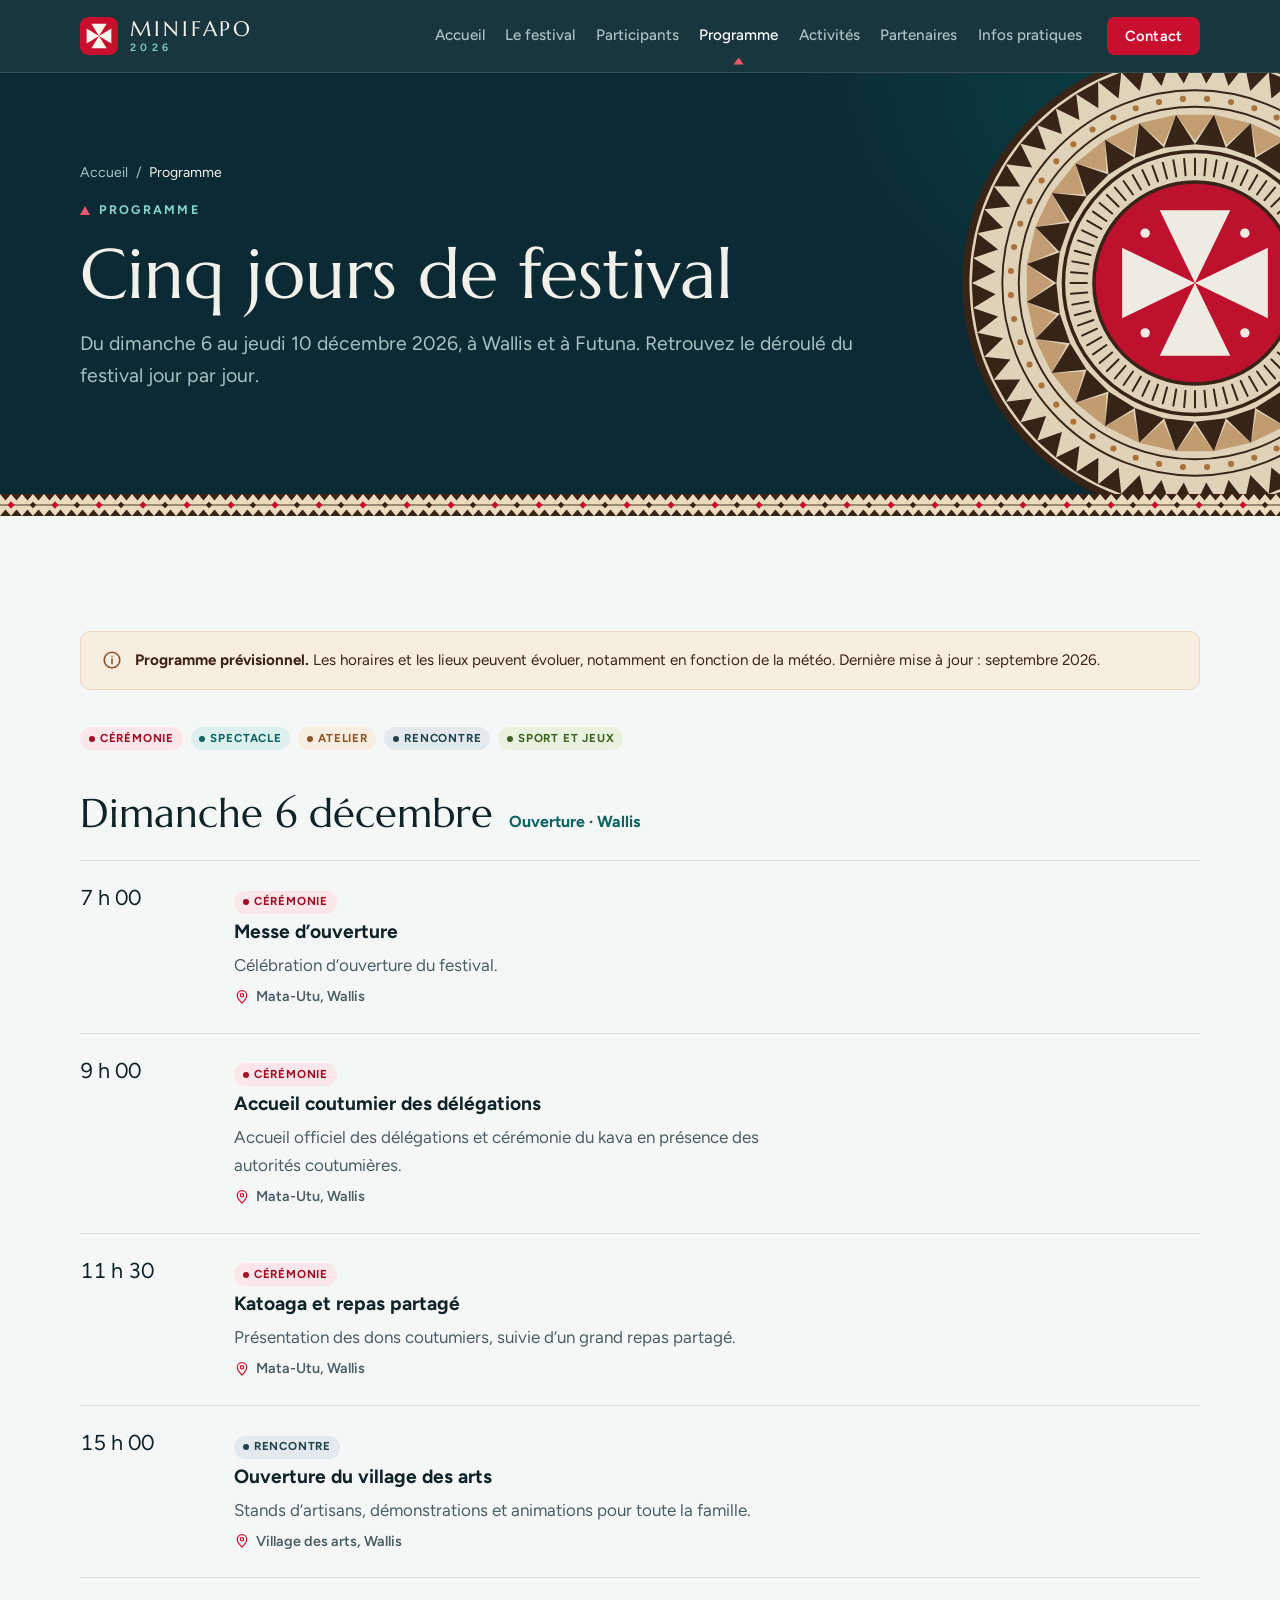
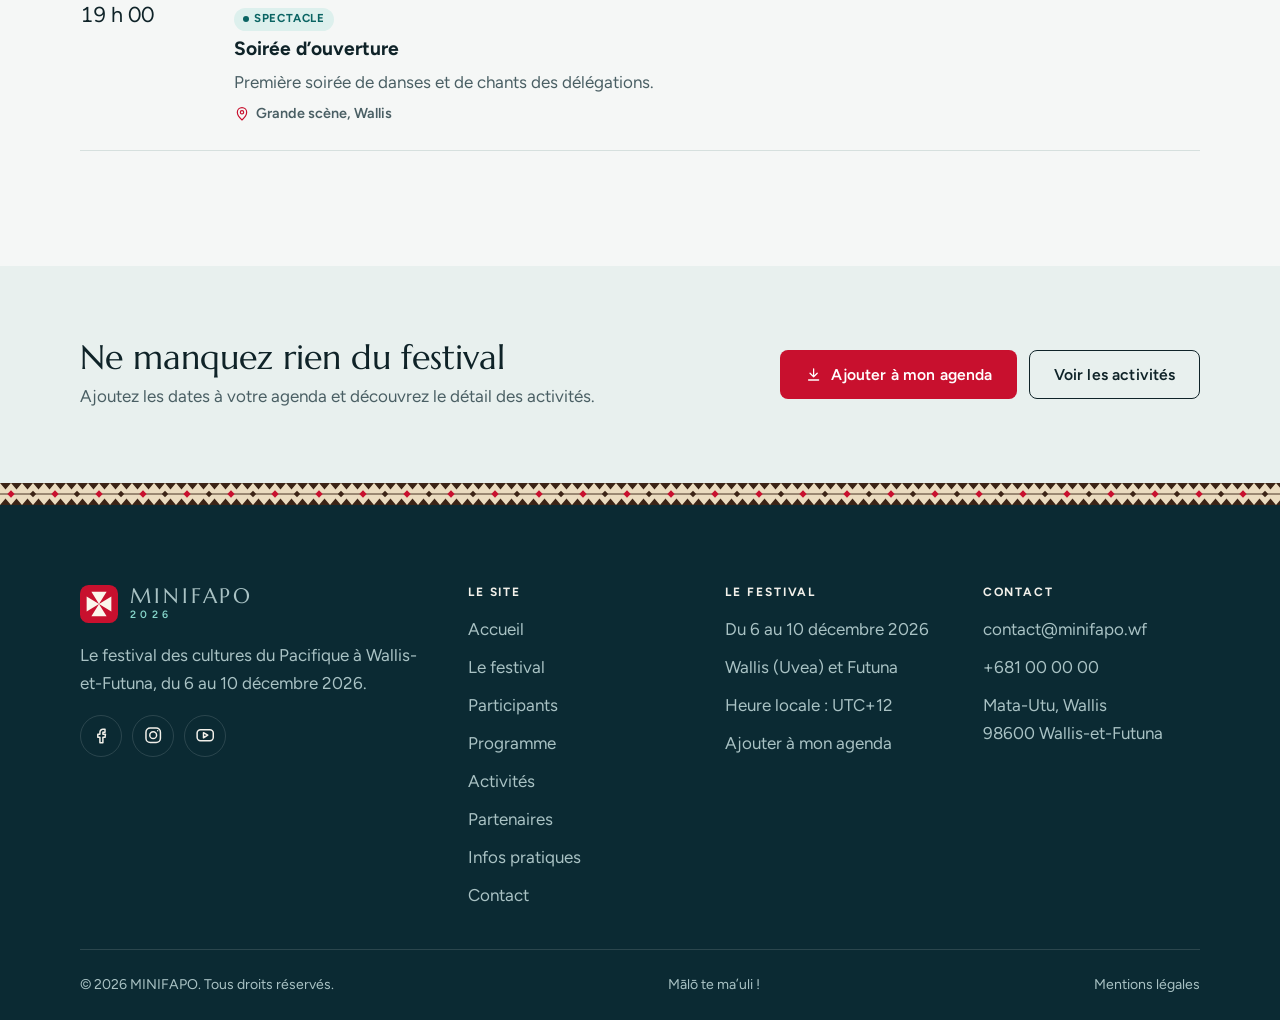
<file: programme.html>
<!DOCTYPE html>
<html lang="fr">
<head>
  <meta charset="utf-8">
  <meta name="viewport" content="width=device-width, initial-scale=1, viewport-fit=cover">
  <title>Programme · MINIFAPO 2026</title>
  <meta name="description" content="Le programme de MINIFAPO 2026 jour par jour, du 6 au 10 décembre 2026 à Wallis et à Futuna : cérémonies, spectacles, ateliers et rencontres.">
  <meta name="theme-color" content="#0B2A33">
  <meta property="og:type" content="website">
  <meta property="og:locale" content="fr_FR">
  <meta property="og:site_name" content="MINIFAPO 2026">
  <meta property="og:title" content="Programme · MINIFAPO 2026">
  <meta property="og:description" content="Le programme de MINIFAPO 2026 jour par jour, du 6 au 10 décembre 2026 à Wallis et à Futuna : cérémonies, spectacles, ateliers et rencontres.">
  <meta property="og:image" content="assets/img/og-image.png">
  <meta name="twitter:card" content="summary_large_image">
  <link rel="icon" href="assets/img/favicon.svg" type="image/svg+xml">
  <link rel="apple-touch-icon" href="assets/img/apple-touch-icon.png">
  <link rel="preconnect" href="https://fonts.googleapis.com">
  <link rel="preconnect" href="https://fonts.gstatic.com" crossorigin>
  <link rel="stylesheet" href="https://fonts.googleapis.com/css2?family=Figtree:ital,wght@0,400..700;1,400&amp;family=Marcellus&amp;display=swap">
  <link rel="stylesheet" href="assets/css/style.css">
  <script src="assets/js/main.js" defer></script>
</head>
<body data-page="programme">
  <a class="skip-link" href="#contenu">Aller au contenu</a>

  <header class="site-header">
    <div class="container site-header__inner">
      <a class="brand" href="index.html" aria-label="MINIFAPO 2026, retour à l’accueil">
        <svg class="brand__mark" viewBox="0 0 40 40" aria-hidden="true" focusable="false"><rect width="40" height="40" rx="9" fill="#C8102E"/><path d="M20,20L12,7H28ZM20,20L33,12V28ZM20,20L28,33H12ZM20,20L7,28V12Z" fill="#FBF6EC"/></svg>
        <span class="brand__text"><span class="brand__name">MINIFAPO</span><span class="brand__year">2026</span></span>
      </a>

      <nav class="nav" aria-label="Navigation principale">
        <ul class="nav__list">
          <li><a class="nav__link" href="index.html">Accueil</a></li>
          <li><a class="nav__link" href="festival.html">Le festival</a></li>
          <li><a class="nav__link" href="participants.html">Participants</a></li>
          <li><a class="nav__link" href="programme.html" aria-current="page">Programme</a></li>
          <li><a class="nav__link" href="activites.html">Activités</a></li>
          <li><a class="nav__link" href="partenaires.html">Partenaires</a></li>
          <li><a class="nav__link" href="infos-pratiques.html">Infos pratiques</a></li>
        </ul>
        <a class="btn btn--primary btn--sm" href="contact.html">Contact</a>
      </nav>

      <button class="menu-toggle" type="button" aria-expanded="false" aria-controls="menu-mobile">
        <span class="menu-toggle__bars" aria-hidden="true"></span>
        <span class="visually-hidden" data-menu-label>Ouvrir le menu</span>
      </button>
    </div>
  </header>

  <div class="mobile-menu" id="menu-mobile" hidden>
    <nav class="container" aria-label="Menu">
      <ul class="mobile-menu__list">
          <li><a class="mobile-menu__link" href="index.html">Accueil</a></li>
          <li><a class="mobile-menu__link" href="festival.html">Le festival</a></li>
          <li><a class="mobile-menu__link" href="participants.html">Participants</a></li>
          <li><a class="mobile-menu__link" href="programme.html" aria-current="page">Programme</a></li>
          <li><a class="mobile-menu__link" href="activites.html">Activités</a></li>
          <li><a class="mobile-menu__link" href="partenaires.html">Partenaires</a></li>
          <li><a class="mobile-menu__link" href="infos-pratiques.html">Infos pratiques</a></li>
          <li><a class="mobile-menu__link" href="contact.html">Contact</a></li>
      </ul>
      <p class="mobile-menu__meta">6 – 10 décembre 2026 · Wallis-et-Futuna</p>
    </nav>
  </div>

  <main id="contenu">
    <section class="page-hero">
      <div class="container page-hero__inner">
        <nav class="breadcrumb" aria-label="Fil d’Ariane">
          <ol>
            <li><a href="index.html">Accueil</a></li>
            <li aria-current="page">Programme</li>
          </ol>
        </nav>
        <p class="eyebrow eyebrow--light">Programme</p>
        <h1 class="page-hero__title">Cinq jours de festival</h1>
        <p class="page-hero__lead">Du dimanche 6 au jeudi 10 décembre 2026, à Wallis et à Futuna. Retrouvez le déroulé du festival jour par jour.</p>
      </div>
      <img class="page-hero__art" src="assets/img/medaillon-tapa.svg" alt="" width="400" height="400">
    </section>
    <div class="tapa-band" aria-hidden="true"></div>

    <section class="section">
      <div class="container">
        <p class="notice"><svg class="icon" viewBox="0 0 24 24" fill="none" stroke="currentColor" stroke-width="1.75" stroke-linecap="round" stroke-linejoin="round" aria-hidden="true" focusable="false"><circle cx="12" cy="12" r="8.5"/><path d="M12 11v5M12 8h.01"/></svg><span><strong>Programme prévisionnel.</strong> Les horaires et les lieux peuvent évoluer, notamment en fonction de la météo. Dernière mise à jour&nbsp;: septembre 2026.</span></p>

        <div class="schedule" data-tabs>
          <div class="schedule__bar">
            <div class="schedule__tabs" role="tablist" aria-label="Jours du festival" hidden>
              <button class="day-tab" type="button" role="tab" id="onglet-1" aria-controls="jour-1" aria-selected="true">
                <span class="day-tab__short">Dim.</span>
                <span class="day-tab__num">6</span>
                <span class="day-tab__theme">Ouverture</span>
              </button>
              <button class="day-tab" type="button" role="tab" id="onglet-2" aria-controls="jour-2" aria-selected="false" tabindex="-1">
                <span class="day-tab__short">Lun.</span>
                <span class="day-tab__num">7</span>
                <span class="day-tab__theme">Ateliers et rencontres</span>
              </button>
              <button class="day-tab" type="button" role="tab" id="onglet-3" aria-controls="jour-3" aria-selected="false" tabindex="-1">
                <span class="day-tab__short">Mar.</span>
                <span class="day-tab__num">8</span>
                <span class="day-tab__theme">Journée à Futuna</span>
              </button>
              <button class="day-tab" type="button" role="tab" id="onglet-4" aria-controls="jour-4" aria-selected="false" tabindex="-1">
                <span class="day-tab__short">Mer.</span>
                <span class="day-tab__num">9</span>
                <span class="day-tab__theme">Journée de la jeunesse</span>
              </button>
              <button class="day-tab" type="button" role="tab" id="onglet-5" aria-controls="jour-5" aria-selected="false" tabindex="-1">
                <span class="day-tab__short">Jeu.</span>
                <span class="day-tab__num">10</span>
                <span class="day-tab__theme">Clôture</span>
              </button>
            </div>
            <ul class="legend" aria-label="Légende">
              <li><span class="chip chip--ceremonie">Cérémonie</span></li>
              <li><span class="chip chip--spectacle">Spectacle</span></li>
              <li><span class="chip chip--atelier">Atelier</span></li>
              <li><span class="chip chip--rencontre">Rencontre</span></li>
              <li><span class="chip chip--sport">Sport et jeux</span></li>
            </ul>
          </div>

          <div class="day-panel" id="jour-1" role="tabpanel" aria-labelledby="onglet-1" data-date="2026-12-06">
            <h2 class="day-panel__title">Dimanche 6 décembre<span>Ouverture · Wallis</span></h2>
            <ol class="events">
              <li class="event">
                <p class="event__time">7 h 00</p>
                <div class="event__body">
                  <p class="event__cat"><span class="chip chip--ceremonie">Cérémonie</span></p>
                  <h3 class="event__title">Messe d’ouverture</h3>
                  <p class="event__text">Célébration d’ouverture du festival.</p>
                  <p class="event__place"><svg class="icon" viewBox="0 0 24 24" fill="none" stroke="currentColor" stroke-width="1.75" stroke-linecap="round" stroke-linejoin="round" aria-hidden="true" focusable="false"><path d="M12 21s-7-6.2-7-11.5a7 7 0 1 1 14 0C19 14.8 12 21 12 21z"/><circle cx="12" cy="9.5" r="2.5"/></svg> Mata-Utu, Wallis</p>
                </div>
              </li>
              <li class="event">
                <p class="event__time">9 h 00</p>
                <div class="event__body">
                  <p class="event__cat"><span class="chip chip--ceremonie">Cérémonie</span></p>
                  <h3 class="event__title">Accueil coutumier des délégations</h3>
                  <p class="event__text">Accueil officiel des délégations et cérémonie du kava en présence des autorités coutumières.</p>
                  <p class="event__place"><svg class="icon" viewBox="0 0 24 24" fill="none" stroke="currentColor" stroke-width="1.75" stroke-linecap="round" stroke-linejoin="round" aria-hidden="true" focusable="false"><path d="M12 21s-7-6.2-7-11.5a7 7 0 1 1 14 0C19 14.8 12 21 12 21z"/><circle cx="12" cy="9.5" r="2.5"/></svg> Mata-Utu, Wallis</p>
                </div>
              </li>
              <li class="event">
                <p class="event__time">11 h 30</p>
                <div class="event__body">
                  <p class="event__cat"><span class="chip chip--ceremonie">Cérémonie</span></p>
                  <h3 class="event__title">Katoaga et repas partagé</h3>
                  <p class="event__text">Présentation des dons coutumiers, suivie d’un grand repas partagé.</p>
                  <p class="event__place"><svg class="icon" viewBox="0 0 24 24" fill="none" stroke="currentColor" stroke-width="1.75" stroke-linecap="round" stroke-linejoin="round" aria-hidden="true" focusable="false"><path d="M12 21s-7-6.2-7-11.5a7 7 0 1 1 14 0C19 14.8 12 21 12 21z"/><circle cx="12" cy="9.5" r="2.5"/></svg> Mata-Utu, Wallis</p>
                </div>
              </li>
              <li class="event">
                <p class="event__time">15 h 00</p>
                <div class="event__body">
                  <p class="event__cat"><span class="chip chip--rencontre">Rencontre</span></p>
                  <h3 class="event__title">Ouverture du village des arts</h3>
                  <p class="event__text">Stands d’artisans, démonstrations et animations pour toute la famille.</p>
                  <p class="event__place"><svg class="icon" viewBox="0 0 24 24" fill="none" stroke="currentColor" stroke-width="1.75" stroke-linecap="round" stroke-linejoin="round" aria-hidden="true" focusable="false"><path d="M12 21s-7-6.2-7-11.5a7 7 0 1 1 14 0C19 14.8 12 21 12 21z"/><circle cx="12" cy="9.5" r="2.5"/></svg> Village des arts, Wallis</p>
                </div>
              </li>
              <li class="event">
                <p class="event__time">19 h 00</p>
                <div class="event__body">
                  <p class="event__cat"><span class="chip chip--spectacle">Spectacle</span></p>
                  <h3 class="event__title">Soirée d’ouverture</h3>
                  <p class="event__text">Première soirée de danses et de chants des délégations.</p>
                  <p class="event__place"><svg class="icon" viewBox="0 0 24 24" fill="none" stroke="currentColor" stroke-width="1.75" stroke-linecap="round" stroke-linejoin="round" aria-hidden="true" focusable="false"><path d="M12 21s-7-6.2-7-11.5a7 7 0 1 1 14 0C19 14.8 12 21 12 21z"/><circle cx="12" cy="9.5" r="2.5"/></svg> Grande scène, Wallis</p>
                </div>
              </li>
            </ol>
          </div>

          <div class="day-panel" id="jour-2" role="tabpanel" aria-labelledby="onglet-2" data-date="2026-12-07">
            <h2 class="day-panel__title">Lundi 7 décembre<span>Ateliers et rencontres · Wallis</span></h2>
            <ol class="events">
              <li class="event">
                <p class="event__time">8 h 30</p>
                <div class="event__body">
                  <p class="event__cat"><span class="chip chip--atelier">Atelier</span></p>
                  <h3 class="event__title">Ateliers tapa et tressage</h3>
                  <p class="event__text">Initiation auprès d’artisanes et d’artisans. Sur inscription.</p>
                  <p class="event__place"><svg class="icon" viewBox="0 0 24 24" fill="none" stroke="currentColor" stroke-width="1.75" stroke-linecap="round" stroke-linejoin="round" aria-hidden="true" focusable="false"><path d="M12 21s-7-6.2-7-11.5a7 7 0 1 1 14 0C19 14.8 12 21 12 21z"/><circle cx="12" cy="9.5" r="2.5"/></svg> Village des arts, Wallis</p>
                </div>
              </li>
              <li class="event">
                <p class="event__time">10 h 00</p>
                <div class="event__body">
                  <p class="event__cat"><span class="chip chip--rencontre">Rencontre</span></p>
                  <h3 class="event__title">Table ronde « Transmettre nos savoirs »</h3>
                  <p class="event__text">Échange entre anciens, artistes et jeunes des délégations.</p>
                  <p class="event__place"><svg class="icon" viewBox="0 0 24 24" fill="none" stroke="currentColor" stroke-width="1.75" stroke-linecap="round" stroke-linejoin="round" aria-hidden="true" focusable="false"><path d="M12 21s-7-6.2-7-11.5a7 7 0 1 1 14 0C19 14.8 12 21 12 21z"/><circle cx="12" cy="9.5" r="2.5"/></svg> Salle de conférence, Wallis</p>
                </div>
              </li>
              <li class="event">
                <p class="event__time">14 h 00</p>
                <div class="event__body">
                  <p class="event__cat"><span class="chip chip--atelier">Atelier</span></p>
                  <h3 class="event__title">Démonstrations de sculpture</h3>
                  <p class="event__text">Sculpture sur bois et fabrication d’objets traditionnels.</p>
                  <p class="event__place"><svg class="icon" viewBox="0 0 24 24" fill="none" stroke="currentColor" stroke-width="1.75" stroke-linecap="round" stroke-linejoin="round" aria-hidden="true" focusable="false"><path d="M12 21s-7-6.2-7-11.5a7 7 0 1 1 14 0C19 14.8 12 21 12 21z"/><circle cx="12" cy="9.5" r="2.5"/></svg> Village des arts, Wallis</p>
                </div>
              </li>
              <li class="event">
                <p class="event__time">16 h 00</p>
                <div class="event__body">
                  <p class="event__cat"><span class="chip chip--sport">Sport et jeux</span></p>
                  <h3 class="event__title">Courses de pirogues</h3>
                  <p class="event__text">Sur le lagon, avec les équipages des délégations.</p>
                  <p class="event__place"><svg class="icon" viewBox="0 0 24 24" fill="none" stroke="currentColor" stroke-width="1.75" stroke-linecap="round" stroke-linejoin="round" aria-hidden="true" focusable="false"><path d="M12 21s-7-6.2-7-11.5a7 7 0 1 1 14 0C19 14.8 12 21 12 21z"/><circle cx="12" cy="9.5" r="2.5"/></svg> Lagon de Wallis</p>
                </div>
              </li>
              <li class="event">
                <p class="event__time">19 h 30</p>
                <div class="event__body">
                  <p class="event__cat"><span class="chip chip--spectacle">Spectacle</span></p>
                  <h3 class="event__title">Concert des délégations</h3>
                  <p class="event__text">Chants et musiques du Pacifique.</p>
                  <p class="event__place"><svg class="icon" viewBox="0 0 24 24" fill="none" stroke="currentColor" stroke-width="1.75" stroke-linecap="round" stroke-linejoin="round" aria-hidden="true" focusable="false"><path d="M12 21s-7-6.2-7-11.5a7 7 0 1 1 14 0C19 14.8 12 21 12 21z"/><circle cx="12" cy="9.5" r="2.5"/></svg> Grande scène, Wallis</p>
                </div>
              </li>
            </ol>
          </div>

          <div class="day-panel" id="jour-3" role="tabpanel" aria-labelledby="onglet-3" data-date="2026-12-08">
            <h2 class="day-panel__title">Mardi 8 décembre<span>Journée à Futuna · Futuna</span></h2>
            <ol class="events">
              <li class="event">
                <p class="event__time">7 h 00</p>
                <div class="event__body">
                  <p class="event__cat"><span class="chip chip--rencontre">Rencontre</span></p>
                  <h3 class="event__title">Départ des délégations vers Futuna</h3>
                  <p class="event__text">Liaison entre Wallis et Futuna.</p>
                  <p class="event__place"><svg class="icon" viewBox="0 0 24 24" fill="none" stroke="currentColor" stroke-width="1.75" stroke-linecap="round" stroke-linejoin="round" aria-hidden="true" focusable="false"><path d="M12 21s-7-6.2-7-11.5a7 7 0 1 1 14 0C19 14.8 12 21 12 21z"/><circle cx="12" cy="9.5" r="2.5"/></svg> Wallis → Futuna</p>
                </div>
              </li>
              <li class="event">
                <p class="event__time">10 h 00</p>
                <div class="event__body">
                  <p class="event__cat"><span class="chip chip--ceremonie">Cérémonie</span></p>
                  <h3 class="event__title">Accueil coutumier à Sigave</h3>
                  <p class="event__text">Accueil des délégations par le royaume de Sigave.</p>
                  <p class="event__place"><svg class="icon" viewBox="0 0 24 24" fill="none" stroke="currentColor" stroke-width="1.75" stroke-linecap="round" stroke-linejoin="round" aria-hidden="true" focusable="false"><path d="M12 21s-7-6.2-7-11.5a7 7 0 1 1 14 0C19 14.8 12 21 12 21z"/><circle cx="12" cy="9.5" r="2.5"/></svg> Sigave, Futuna</p>
                </div>
              </li>
              <li class="event">
                <p class="event__time">14 h 00</p>
                <div class="event__body">
                  <p class="event__cat"><span class="chip chip--spectacle">Spectacle</span></p>
                  <h3 class="event__title">Danses et échanges à Alo</h3>
                  <p class="event__text">Après-midi de danses et de rencontres avec le royaume d’Alo.</p>
                  <p class="event__place"><svg class="icon" viewBox="0 0 24 24" fill="none" stroke="currentColor" stroke-width="1.75" stroke-linecap="round" stroke-linejoin="round" aria-hidden="true" focusable="false"><path d="M12 21s-7-6.2-7-11.5a7 7 0 1 1 14 0C19 14.8 12 21 12 21z"/><circle cx="12" cy="9.5" r="2.5"/></svg> Alo, Futuna</p>
                </div>
              </li>
              <li class="event">
                <p class="event__time">18 h 30</p>
                <div class="event__body">
                  <p class="event__cat"><span class="chip chip--rencontre">Rencontre</span></p>
                  <h3 class="event__title">Veillée et repas partagé</h3>
                  <p class="event__text">Soirée conviviale entre délégations et habitants.</p>
                  <p class="event__place"><svg class="icon" viewBox="0 0 24 24" fill="none" stroke="currentColor" stroke-width="1.75" stroke-linecap="round" stroke-linejoin="round" aria-hidden="true" focusable="false"><path d="M12 21s-7-6.2-7-11.5a7 7 0 1 1 14 0C19 14.8 12 21 12 21z"/><circle cx="12" cy="9.5" r="2.5"/></svg> Futuna</p>
                </div>
              </li>
            </ol>
          </div>

          <div class="day-panel" id="jour-4" role="tabpanel" aria-labelledby="onglet-4" data-date="2026-12-09">
            <h2 class="day-panel__title">Mercredi 9 décembre<span>Journée de la jeunesse · Wallis</span></h2>
            <ol class="events">
              <li class="event">
                <p class="event__time">8 h 30</p>
                <div class="event__body">
                  <p class="event__cat"><span class="chip chip--atelier">Atelier</span></p>
                  <h3 class="event__title">Ateliers scolaires</h3>
                  <p class="event__text">Les élèves à la rencontre des artistes&nbsp;: langues, chants et danses.</p>
                  <p class="event__place"><svg class="icon" viewBox="0 0 24 24" fill="none" stroke="currentColor" stroke-width="1.75" stroke-linecap="round" stroke-linejoin="round" aria-hidden="true" focusable="false"><path d="M12 21s-7-6.2-7-11.5a7 7 0 1 1 14 0C19 14.8 12 21 12 21z"/><circle cx="12" cy="9.5" r="2.5"/></svg> Établissements scolaires, Wallis</p>
                </div>
              </li>
              <li class="event">
                <p class="event__time">10 h 30</p>
                <div class="event__body">
                  <p class="event__cat"><span class="chip chip--sport">Sport et jeux</span></p>
                  <h3 class="event__title">Jeux et sports traditionnels</h3>
                  <p class="event__text">Tournois amicaux entre délégations et équipes locales.</p>
                  <p class="event__place"><svg class="icon" viewBox="0 0 24 24" fill="none" stroke="currentColor" stroke-width="1.75" stroke-linecap="round" stroke-linejoin="round" aria-hidden="true" focusable="false"><path d="M12 21s-7-6.2-7-11.5a7 7 0 1 1 14 0C19 14.8 12 21 12 21z"/><circle cx="12" cy="9.5" r="2.5"/></svg> Terrain des sports, Wallis</p>
                </div>
              </li>
              <li class="event">
                <p class="event__time">14 h 00</p>
                <div class="event__body">
                  <p class="event__cat"><span class="chip chip--rencontre">Rencontre</span></p>
                  <h3 class="event__title">Exposition et projections</h3>
                  <p class="event__text">Films et photographies sur les cultures du Pacifique.</p>
                  <p class="event__place"><svg class="icon" viewBox="0 0 24 24" fill="none" stroke="currentColor" stroke-width="1.75" stroke-linecap="round" stroke-linejoin="round" aria-hidden="true" focusable="false"><path d="M12 21s-7-6.2-7-11.5a7 7 0 1 1 14 0C19 14.8 12 21 12 21z"/><circle cx="12" cy="9.5" r="2.5"/></svg> Village des arts, Wallis</p>
                </div>
              </li>
              <li class="event">
                <p class="event__time">19 h 00</p>
                <div class="event__body">
                  <p class="event__cat"><span class="chip chip--spectacle">Spectacle</span></p>
                  <h3 class="event__title">Scène jeunesse</h3>
                  <p class="event__text">Les jeunes talents du Territoire montent sur scène.</p>
                  <p class="event__place"><svg class="icon" viewBox="0 0 24 24" fill="none" stroke="currentColor" stroke-width="1.75" stroke-linecap="round" stroke-linejoin="round" aria-hidden="true" focusable="false"><path d="M12 21s-7-6.2-7-11.5a7 7 0 1 1 14 0C19 14.8 12 21 12 21z"/><circle cx="12" cy="9.5" r="2.5"/></svg> Grande scène, Wallis</p>
                </div>
              </li>
            </ol>
          </div>

          <div class="day-panel" id="jour-5" role="tabpanel" aria-labelledby="onglet-5" data-date="2026-12-10">
            <h2 class="day-panel__title">Jeudi 10 décembre<span>Clôture · Wallis</span></h2>
            <ol class="events">
              <li class="event">
                <p class="event__time">8 h 00</p>
                <div class="event__body">
                  <p class="event__cat"><span class="chip chip--rencontre">Rencontre</span></p>
                  <h3 class="event__title">Grand marché artisanal</h3>
                  <p class="event__text">Dernière occasion de rencontrer les artisans et de rapporter un souvenir.</p>
                  <p class="event__place"><svg class="icon" viewBox="0 0 24 24" fill="none" stroke="currentColor" stroke-width="1.75" stroke-linecap="round" stroke-linejoin="round" aria-hidden="true" focusable="false"><path d="M12 21s-7-6.2-7-11.5a7 7 0 1 1 14 0C19 14.8 12 21 12 21z"/><circle cx="12" cy="9.5" r="2.5"/></svg> Village des arts, Wallis</p>
                </div>
              </li>
              <li class="event">
                <p class="event__time">11 h 00</p>
                <div class="event__body">
                  <p class="event__cat"><span class="chip chip--ceremonie">Cérémonie</span></p>
                  <h3 class="event__title">Dons et remerciements</h3>
                  <p class="event__text">Échange de dons entre les délégations et les royaumes hôtes.</p>
                  <p class="event__place"><svg class="icon" viewBox="0 0 24 24" fill="none" stroke="currentColor" stroke-width="1.75" stroke-linecap="round" stroke-linejoin="round" aria-hidden="true" focusable="false"><path d="M12 21s-7-6.2-7-11.5a7 7 0 1 1 14 0C19 14.8 12 21 12 21z"/><circle cx="12" cy="9.5" r="2.5"/></svg> Mata-Utu, Wallis</p>
                </div>
              </li>
              <li class="event">
                <p class="event__time">17 h 00</p>
                <div class="event__body">
                  <p class="event__cat"><span class="chip chip--ceremonie">Cérémonie</span></p>
                  <h3 class="event__title">Cérémonie de clôture</h3>
                  <p class="event__text">Discours, remerciements et passage de relais.</p>
                  <p class="event__place"><svg class="icon" viewBox="0 0 24 24" fill="none" stroke="currentColor" stroke-width="1.75" stroke-linecap="round" stroke-linejoin="round" aria-hidden="true" focusable="false"><path d="M12 21s-7-6.2-7-11.5a7 7 0 1 1 14 0C19 14.8 12 21 12 21z"/><circle cx="12" cy="9.5" r="2.5"/></svg> Mata-Utu, Wallis</p>
                </div>
              </li>
              <li class="event">
                <p class="event__time">19 h 30</p>
                <div class="event__body">
                  <p class="event__cat"><span class="chip chip--spectacle">Spectacle</span></p>
                  <h3 class="event__title">Grande soirée de clôture</h3>
                  <p class="event__text">Spectacle final réunissant toutes les délégations.</p>
                  <p class="event__place"><svg class="icon" viewBox="0 0 24 24" fill="none" stroke="currentColor" stroke-width="1.75" stroke-linecap="round" stroke-linejoin="round" aria-hidden="true" focusable="false"><path d="M12 21s-7-6.2-7-11.5a7 7 0 1 1 14 0C19 14.8 12 21 12 21z"/><circle cx="12" cy="9.5" r="2.5"/></svg> Grande scène, Wallis</p>
                </div>
              </li>
            </ol>
          </div>
        </div>
      </div>
    </section>

    <section class="section section--mist section--tight">
      <div class="container actions-row">
        <div>
          <h2 class="actions-row__title">Ne manquez rien du festival</h2>
          <p class="muted">Ajoutez les dates à votre agenda et découvrez le détail des activités.</p>
        </div>
        <div class="actions-row__buttons">
          <a class="btn btn--primary" href="assets/minifapo-2026.ics" download><svg class="icon" viewBox="0 0 24 24" fill="none" stroke="currentColor" stroke-width="1.75" stroke-linecap="round" stroke-linejoin="round" aria-hidden="true" focusable="false"><path d="M12 4v11M7 10l5 5 5-5M5 19.5h14"/></svg> Ajouter à mon agenda</a>
          <a class="btn btn--outline" href="activites.html">Voir les activités</a>
        </div>
      </div>
    </section>
  </main>

  <footer class="site-footer">
    <div class="tapa-band" aria-hidden="true"></div>
    <div class="container site-footer__grid">
      <div class="site-footer__brand">
        <a class="brand brand--footer" href="index.html" aria-label="MINIFAPO 2026, retour à l’accueil">
        <svg class="brand__mark" viewBox="0 0 40 40" aria-hidden="true" focusable="false"><rect width="40" height="40" rx="9" fill="#C8102E"/><path d="M20,20L12,7H28ZM20,20L33,12V28ZM20,20L28,33H12ZM20,20L7,28V12Z" fill="#FBF6EC"/></svg>
        <span class="brand__text"><span class="brand__name">MINIFAPO</span><span class="brand__year">2026</span></span>
      </a>
        <p>Le festival des cultures du Pacifique à Wallis-et-Futuna, du 6 au 10 décembre 2026.</p>
        <ul class="social" aria-label="Réseaux sociaux">
          <li><a href="https://www.facebook.com/" aria-label="Facebook"><svg class="icon" viewBox="0 0 24 24" fill="none" stroke="currentColor" stroke-width="1.75" stroke-linecap="round" stroke-linejoin="round" aria-hidden="true" focusable="false"><path d="M14 8.5h2.5V5H14a3.5 3.5 0 0 0-3.5 3.5V11H8v3.5h2.5V21H14v-6.5h2.5l.5-3.5h-3V9a.5.5 0 0 1 .5-.5z"/></svg></a></li>
          <li><a href="https://www.instagram.com/" aria-label="Instagram"><svg class="icon" viewBox="0 0 24 24" fill="none" stroke="currentColor" stroke-width="1.75" stroke-linecap="round" stroke-linejoin="round" aria-hidden="true" focusable="false"><rect x="3.5" y="3.5" width="17" height="17" rx="5"/><circle cx="12" cy="12" r="4"/><path d="M17.3 6.7h.01"/></svg></a></li>
          <li><a href="https://www.youtube.com/" aria-label="YouTube"><svg class="icon" viewBox="0 0 24 24" fill="none" stroke="currentColor" stroke-width="1.75" stroke-linecap="round" stroke-linejoin="round" aria-hidden="true" focusable="false"><rect x="2.5" y="5.5" width="19" height="13" rx="4"/><path d="m10 9 5 3-5 3z"/></svg></a></li>
        </ul>
      </div>

      <nav class="site-footer__col" aria-label="Plan du site">
        <h2 class="site-footer__title">Le site</h2>
        <ul>
            <li><a href="index.html">Accueil</a></li>
            <li><a href="festival.html">Le festival</a></li>
            <li><a href="participants.html">Participants</a></li>
            <li><a href="programme.html">Programme</a></li>
            <li><a href="activites.html">Activités</a></li>
            <li><a href="partenaires.html">Partenaires</a></li>
            <li><a href="infos-pratiques.html">Infos pratiques</a></li>
            <li><a href="contact.html">Contact</a></li>
        </ul>
      </nav>

      <div class="site-footer__col">
        <h2 class="site-footer__title">Le festival</h2>
        <ul>
          <li>Du 6 au 10 décembre 2026</li>
          <li>Wallis (Uvea) et Futuna</li>
          <li>Heure locale : UTC+12</li>
          <li><a href="assets/minifapo-2026.ics" download>Ajouter à mon agenda</a></li>
        </ul>
      </div>

      <div class="site-footer__col">
        <h2 class="site-footer__title">Contact</h2>
        <ul>
          <li><a href="mailto:contact@minifapo.wf">contact@minifapo.wf</a></li>
          <li><a href="tel:+681000000">+681 00 00 00</a></li>
          <li>Mata-Utu, Wallis<br>98600 Wallis-et-Futuna</li>
        </ul>
      </div>
    </div>

    <div class="container site-footer__bottom">
      <p>© <span data-year>2026</span> MINIFAPO. Tous droits réservés.</p>
      <p lang="wls">Mālō te ma’uli&nbsp;!</p>
      <p><a href="mentions-legales.html">Mentions légales</a></p>
    </div>
  </footer>
</body>
</html>
</file>
<file: assets/css/style.css>
/* ==========================================================================
   MINIFAPO 2026 · Feuille de style
   Identité : nuit du lagon, rouge du drapeau du Territoire, motifs de tapa.
   ========================================================================== */

/* Transitions douces entre les pages (navigateurs compatibles) */
@view-transition { navigation: auto; }

:root {
  /* Couleurs */
  --night: #0B2A33;          /* nuit sur le lagon : en-têtes, pied de page */
  --night-2: #123A45;
  --night-line: rgba(255, 255, 255, 0.13);
  --lagoon: #0E7C7B;         /* lagon */
  --lagoon-ink: #0A6463;
  --lagoon-glow: #86D5CB;
  --kula: #C8102E;           /* rouge du drapeau (kula : rouge) */
  --kula-deep: #A10D25;
  --kula-bright: #F0566A;
  --kula-soft: #FBE7EA;
  --ochre: #B4763A;          /* ocre du tapa */
  --ochre-ink: #8A5424;
  --ochre-soft: #F7EDE0;
  --tapa: #EBDCC0;           /* écorce battue */
  --tapa-ink: #3B2416;
  --ground: #F5F7F6;
  --surface: #FFFFFF;
  --mist: #E8F0EE;
  --ink: #0F2328;
  --ink-soft: #4A5F64;
  --line: #D6E0DE;
  --line-strong: #B9C9C6;
  --on-night: #F2F0EA;
  --on-night-soft: #A9C2C4;
  --focus: #F0A63A;

  /* Typographie */
  --font-display: "Marcellus", "Cormorant Garamond", Georgia, "Times New Roman", serif;
  --font-body: "Figtree", "Segoe UI", system-ui, -apple-system, Roboto, "Helvetica Neue", Arial, sans-serif;

  /* Mise en page */
  --container: 1200px;
  --gutter: clamp(16px, 4vw, 40px);
  --header-h: 72px;
  --radius: 14px;
  --shadow-sm: 0 1px 2px rgba(11, 42, 51, 0.06), 0 6px 18px -10px rgba(11, 42, 51, 0.18);
  --shadow: 0 2px 4px rgba(11, 42, 51, 0.06), 0 22px 44px -18px rgba(11, 42, 51, 0.3);
  --ease: cubic-bezier(0.2, 0.7, 0.2, 1);

  color-scheme: light;
  interpolate-size: allow-keywords;
}

@media (max-width: 640px) {
  :root { --header-h: 64px; }
}

/* --------------------------------------------------------------------------
   Base
   -------------------------------------------------------------------------- */
*, *::before, *::after { box-sizing: border-box; }

html {
  -webkit-text-size-adjust: 100%;
  scroll-behavior: smooth;
  scroll-padding-top: calc(var(--header-h) + 88px);
}

body {
  margin: 0;
  font-family: var(--font-body);
  font-size: 1.0625rem;
  line-height: 1.65;
  color: var(--ink);
  background: var(--ground);
  -webkit-font-smoothing: antialiased;
  -moz-osx-font-smoothing: grayscale;
}

html.menu-open { overflow: hidden; }

[hidden] { display: none !important; }

img { display: block; max-width: 100%; height: auto; }

h1, h2, h3, h4 { margin: 0; line-height: 1.15; text-wrap: balance; }
p, ul, ol, dl, figure, blockquote { margin: 0; }
p { text-wrap: pretty; }

a { color: var(--lagoon-ink); text-decoration-thickness: 1px; text-underline-offset: 0.2em; }
a:hover { color: var(--kula); }

:focus-visible { outline: 3px solid var(--focus); outline-offset: 3px; border-radius: 4px; }

.icon {
  display: inline-block;
  flex: none;
  width: 1.2em;
  height: 1.2em;
  vertical-align: -0.2em;
}

.container {
  width: 100%;
  max-width: var(--container);
  margin-inline: auto;
  padding-inline: var(--gutter);
}

.visually-hidden {
  position: absolute !important;
  width: 1px; height: 1px;
  margin: -1px; padding: 0;
  overflow: hidden;
  clip: rect(0 0 0 0);
  white-space: nowrap;
  border: 0;
}

.skip-link {
  position: absolute;
  z-index: 100;
  left: 16px;
  top: 12px;
  padding: 10px 16px;
  border-radius: 8px;
  background: #fff;
  color: var(--ink);
  font-weight: 700;
  transform: translateY(-200%);
  transition: transform 0.2s;
}
.skip-link:focus { transform: none; }

.muted { color: var(--ink-soft); }
.on-night-soft { color: var(--on-night-soft); }

/* --------------------------------------------------------------------------
   Boutons et liens
   -------------------------------------------------------------------------- */
.btn {
  display: inline-flex;
  align-items: center;
  justify-content: center;
  gap: 0.6em;
  padding: 0.95em 1.5em;
  border: 1.5px solid transparent;
  border-radius: 8px;
  font: 600 0.98rem/1.1 var(--font-body);
  letter-spacing: 0.01em;
  text-decoration: none;
  cursor: pointer;
  transition: background-color 0.2s, color 0.2s, border-color 0.2s, transform 0.2s var(--ease);
}
.btn:active { transform: translateY(1px); }
.btn .icon { width: 1.1em; height: 1.1em; }
.icon--arrow { transition: transform 0.25s var(--ease); }
.btn:hover .icon--arrow,
.link-arrow:hover .icon--arrow { transform: translateX(4px); }

.btn--primary { background: var(--kula); color: #fff; }
.btn--primary:hover { background: var(--kula-deep); color: #fff; }

.btn--light { background: var(--on-night); color: var(--night); }
.btn--light:hover { background: #fff; color: var(--night); }

.btn--ghost-light { border-color: rgba(255, 255, 255, 0.4); color: #fff; }
.btn--ghost-light:hover { border-color: #fff; background: rgba(255, 255, 255, 0.08); color: #fff; }

.btn--outline { border-color: var(--ink); color: var(--ink); }
.btn--outline:hover { background: var(--ink); color: #fff; }

.btn--sm { padding: 0.7em 1.15em; font-size: 0.92rem; }

.link-arrow {
  display: inline-flex;
  align-items: center;
  gap: 0.5em;
  padding-bottom: 3px;
  border-bottom: 2px solid var(--kula);
  color: var(--ink);
  font-weight: 700;
  text-decoration: none;
}
.link-arrow:hover { color: var(--kula); }

/* --------------------------------------------------------------------------
   Motifs tapa
   -------------------------------------------------------------------------- */
.tapa-band {
  height: 22px;
  background-color: var(--tapa);
  background-image: url("../img/frise-tapa.svg");
  background-repeat: repeat-x;
  background-size: 44px 22px;
}

.motif {
  position: absolute;
  inset: 0;
  pointer-events: none;
  background-color: var(--motif-color, currentColor);
  -webkit-mask-image: var(--motif);
  mask-image: var(--motif);
  -webkit-mask-repeat: repeat;
  mask-repeat: repeat;
  -webkit-mask-size: var(--motif-size, 32px) auto;
  mask-size: var(--motif-size, 32px) auto;
}
.motif--triangles { --motif: url("../img/motif-triangles.svg"); --motif-size: 32px; }
.motif--zigzag { --motif: url("../img/motif-zigzag.svg"); --motif-size: 40px; }
.motif--losanges { --motif: url("../img/motif-losanges.svg"); --motif-size: 28px; }
.motif--echelle { --motif: url("../img/motif-echelle.svg"); --motif-size: 24px; }

/* --------------------------------------------------------------------------
   En-tête
   -------------------------------------------------------------------------- */
.site-header {
  position: sticky;
  top: env(safe-area-inset-top, 0px);
  z-index: 50;
  background: rgba(11, 42, 51, 0.94);
  -webkit-backdrop-filter: saturate(140%) blur(12px);
  backdrop-filter: saturate(140%) blur(12px);
  color: var(--on-night);
  border-bottom: 1px solid var(--night-line);
  transition: box-shadow 0.3s;
}
.site-header.is-scrolled { box-shadow: 0 10px 30px -14px rgba(0, 0, 0, 0.55); }

.site-header__inner {
  display: flex;
  align-items: center;
  justify-content: space-between;
  gap: 24px;
  height: var(--header-h);
}

.brand {
  display: inline-flex;
  align-items: center;
  gap: 12px;
  color: inherit;
  text-decoration: none;
}
.brand:hover { color: #fff; }
.brand__mark { width: 38px; height: 38px; flex: none; transition: transform 0.4s var(--ease); }
.brand:hover .brand__mark { transform: rotate(45deg); }
.brand__text { display: grid; gap: 3px; }
.brand__name { font-family: var(--font-display); font-size: 1.3rem; line-height: 1; letter-spacing: 0.14em; }
.brand__year { font-size: 0.66rem; font-weight: 600; line-height: 1; letter-spacing: 0.42em; color: var(--lagoon-glow); }

.nav { display: none; align-items: center; gap: clamp(16px, 2vw, 32px); }
.nav__list {
  display: flex;
  align-items: center;
  gap: clamp(14px, 1.6vw, 26px);
  margin: 0;
  padding: 0;
  list-style: none;
}
.nav__link {
  position: relative;
  display: block;
  padding: 8px 0;
  color: var(--on-night-soft);
  font-size: 0.95rem;
  font-weight: 500;
  text-decoration: none;
  transition: color 0.2s;
}
.nav__link:hover,
.nav__link[aria-current="page"] { color: #fff; }
.nav__link::after {
  content: "";
  position: absolute;
  left: 50%;
  bottom: -8px;
  width: 10px;
  height: 7px;
  background: var(--kula-bright);
  clip-path: polygon(50% 0, 100% 100%, 0 100%);
  transform: translate(-50%, 4px);
  opacity: 0;
  transition: opacity 0.2s, transform 0.25s var(--ease);
}
.nav__link[aria-current="page"]::after { opacity: 1; transform: translate(-50%, 0); }

.menu-toggle {
  display: none;
  place-items: center;
  width: 46px;
  height: 46px;
  border: 1px solid var(--night-line);
  border-radius: 10px;
  background: transparent;
  color: #fff;
  cursor: pointer;
}
.js .menu-toggle { display: inline-grid; }
.menu-toggle__bars,
.menu-toggle__bars::before,
.menu-toggle__bars::after {
  display: block;
  width: 20px;
  height: 2px;
  border-radius: 2px;
  background: currentColor;
  transition: transform 0.3s var(--ease), background-color 0.2s;
}
.menu-toggle__bars { position: relative; }
.menu-toggle__bars::before,
.menu-toggle__bars::after { content: ""; position: absolute; left: 0; }
.menu-toggle__bars::before { top: -6px; }
.menu-toggle__bars::after { top: 6px; }
.menu-toggle[aria-expanded="true"] .menu-toggle__bars { background: transparent; }
.menu-toggle[aria-expanded="true"] .menu-toggle__bars::before { transform: translateY(6px) rotate(45deg); }
.menu-toggle[aria-expanded="true"] .menu-toggle__bars::after { transform: translateY(-6px) rotate(-45deg); }

@media (min-width: 1100px) {
  .nav { display: flex; }
  .js .menu-toggle { display: none; }
}

.mobile-menu {
  position: fixed;
  z-index: 40;
  inset: calc(var(--header-h) + env(safe-area-inset-top, 0px)) 0 0 0;
  overflow-y: auto;
  padding-block: 16px calc(32px + env(safe-area-inset-bottom, 0px));
  background: var(--night);
  color: var(--on-night);
  opacity: 0;
  transform: translateY(-10px);
  transition: opacity 0.25s, transform 0.35s var(--ease);
}
.mobile-menu.is-open { opacity: 1; transform: none; }
.mobile-menu__list { display: grid; margin: 0; padding: 0; list-style: none; }
.mobile-menu__link {
  display: flex;
  align-items: center;
  justify-content: space-between;
  padding: 14px 0;
  border-bottom: 1px solid var(--night-line);
  color: var(--on-night-soft);
  font-family: var(--font-display);
  font-size: clamp(1.6rem, 6vw, 2.1rem);
  text-decoration: none;
}
.mobile-menu__link:hover,
.mobile-menu__link[aria-current="page"] { color: #fff; }
.mobile-menu__link[aria-current="page"]::after {
  content: "";
  width: 12px;
  height: 12px;
  background: var(--kula-bright);
  clip-path: polygon(50% 0, 100% 50%, 50% 100%, 0 50%);
}
.mobile-menu.is-open .mobile-menu__list li { animation: rise 0.45s var(--ease) both; }
.mobile-menu.is-open .mobile-menu__list li:nth-child(2) { animation-delay: 30ms; }
.mobile-menu.is-open .mobile-menu__list li:nth-child(3) { animation-delay: 60ms; }
.mobile-menu.is-open .mobile-menu__list li:nth-child(4) { animation-delay: 90ms; }
.mobile-menu.is-open .mobile-menu__list li:nth-child(5) { animation-delay: 120ms; }
.mobile-menu.is-open .mobile-menu__list li:nth-child(6) { animation-delay: 150ms; }
.mobile-menu.is-open .mobile-menu__list li:nth-child(7) { animation-delay: 180ms; }
.mobile-menu.is-open .mobile-menu__list li:nth-child(8) { animation-delay: 210ms; }
.mobile-menu__meta { margin-top: 24px; color: var(--on-night-soft); font-size: 0.95rem; }

/* --------------------------------------------------------------------------
   Accueil : hero et compte à rebours
   -------------------------------------------------------------------------- */
.hero {
  position: relative;
  overflow: hidden;
  isolation: isolate;
  padding-block: clamp(48px, 8vw, 104px) clamp(36px, 5vw, 60px);
  background:
    radial-gradient(70% 90% at 88% 18%, rgba(14, 124, 123, 0.35) 0%, rgba(14, 124, 123, 0) 60%),
    var(--night);
  color: var(--on-night);
}

.hero__grid { display: grid; gap: 40px; align-items: center; }

.hero__text > * { animation: rise 0.9s var(--ease) both; }
.hero__text > :nth-child(2) { animation-delay: 80ms; }
.hero__text > :nth-child(3) { animation-delay: 160ms; }
.hero__text > :nth-child(4) { animation-delay: 240ms; }
.hero__text > :nth-child(5) { animation-delay: 320ms; }

.hero__greeting {
  display: flex;
  flex-wrap: wrap;
  align-items: center;
  gap: 0.6em;
  color: var(--lagoon-glow);
  font-family: var(--font-display);
  font-size: clamp(1.05rem, 1rem + 0.4vw, 1.25rem);
}
.hero__greeting::before { content: ""; width: 28px; height: 1px; background: currentColor; }

.hero__title {
  margin-top: 18px;
  font-family: var(--font-display);
  font-weight: 400;
  font-size: clamp(3.1rem, 0.8rem + 10.5vw, 8rem);
  line-height: 0.92;
  letter-spacing: 0.04em;
}
.hero__year {
  display: flex;
  align-items: center;
  gap: 0.5em;
  margin-top: 0.4em;
  font-family: var(--font-body);
  font-size: 0.3em;
  font-weight: 300;
  letter-spacing: 0.55em;
}
.hero__year::before { content: ""; flex: 0 0 1.6em; height: 3px; background: var(--kula-bright); }

.hero__lead {
  max-width: 34em;
  margin-top: 26px;
  color: var(--on-night-soft);
  font-size: clamp(1.05rem, 1rem + 0.35vw, 1.22rem);
}

.hero__facts { display: flex; flex-wrap: wrap; gap: 14px 36px; margin-top: 28px; }
.hero__facts div { display: grid; gap: 2px; }
.hero__facts dt {
  color: var(--lagoon-glow);
  font-size: 0.72rem;
  font-weight: 700;
  letter-spacing: 0.18em;
  text-transform: uppercase;
}
.hero__facts dd { margin: 0; color: #fff; font-weight: 600; }

.hero__actions { display: flex; flex-wrap: wrap; gap: 12px; margin-top: 34px; }

.hero__art {
  position: absolute;
  z-index: -1;
  top: -40px;
  right: -140px;
  width: 360px;
  max-width: 100%;
  opacity: 0.14;
  pointer-events: none;
}
.hero__art img { width: 100%; animation: medallion-in 1.6s var(--ease) both 0.15s; }

@media (min-width: 900px) {
  .hero__grid { grid-template-columns: minmax(0, 1.15fr) minmax(0, 0.85fr); }
  .hero__art {
    position: relative;
    z-index: auto;
    top: auto;
    right: auto;
    width: min(100%, 460px);
    justify-self: end;
    opacity: 1;
  }
  .hero__art img { filter: drop-shadow(0 30px 60px rgba(0, 0, 0, 0.45)); }
}

.countdown {
  display: grid;
  gap: 22px;
  margin-top: clamp(40px, 6vw, 72px);
  padding-top: 24px;
  border-top: 1px solid var(--night-line);
}
.countdown__head,
.countdown__foot {
  display: flex;
  flex-wrap: wrap;
  align-items: center;
  justify-content: space-between;
  gap: 8px 24px;
}
.countdown__label {
  display: flex;
  align-items: center;
  gap: 0.7em;
  color: var(--on-night);
  font-size: 0.8rem;
  font-weight: 700;
  letter-spacing: 0.18em;
  text-transform: uppercase;
}
.countdown__pulse {
  width: 8px;
  height: 8px;
  border-radius: 50%;
  background: var(--kula-bright);
  animation: pulse 2s ease-out infinite;
}
.countdown__date,
.countdown__local { color: var(--on-night-soft); font-size: 0.95rem; }

.countdown__grid { display: grid; grid-template-columns: repeat(4, minmax(0, 1fr)); }
.countdown__unit {
  display: grid;
  gap: 10px;
  padding: 4px clamp(10px, 2.6vw, 36px);
  border-left: 1px solid var(--night-line);
}
.countdown__unit:first-child { padding-left: 0; border-left: 0; }
.countdown__value {
  color: #fff;
  font-family: var(--font-body);
  font-size: clamp(2.3rem, 0.9rem + 6vw, 5.6rem);
  font-weight: 300;
  font-variant-numeric: tabular-nums;
  letter-spacing: -0.02em;
  line-height: 1;
}
.countdown__value.is-tick { animation: tick 0.5s var(--ease); }
.countdown__name {
  color: var(--on-night-soft);
  font-size: clamp(0.62rem, 0.55rem + 0.3vw, 0.75rem);
  font-weight: 600;
  letter-spacing: 0.2em;
  text-transform: uppercase;
}
.countdown__message {
  font-family: var(--font-display);
  font-size: clamp(1.8rem, 1.2rem + 2.4vw, 3rem);
  line-height: 1.2;
  color: #fff;
}
.countdown__message a { color: var(--lagoon-glow); }
.countdown__ics {
  display: inline-flex;
  align-items: center;
  gap: 0.5em;
  padding-bottom: 2px;
  border-bottom: 1px solid rgba(255, 255, 255, 0.35);
  color: var(--on-night);
  font-size: 0.95rem;
  font-weight: 600;
  text-decoration: none;
}
.countdown__ics:hover { color: #fff; border-bottom-color: var(--kula-bright); }

/* --------------------------------------------------------------------------
   En-tête des pages intérieures
   -------------------------------------------------------------------------- */
.page-hero {
  position: relative;
  overflow: hidden;
  isolation: isolate;
  padding-block: clamp(40px, 7vw, 88px) clamp(52px, 8vw, 104px);
  background:
    radial-gradient(60% 120% at 100% 0%, rgba(14, 124, 123, 0.32) 0%, rgba(14, 124, 123, 0) 65%),
    var(--night);
  color: var(--on-night);
}
.page-hero__inner { position: relative; z-index: 1; display: grid; gap: 16px; }
.page-hero__title {
  max-width: 17ch;
  font-family: var(--font-display);
  font-weight: 400;
  font-size: clamp(2.4rem, 1.5rem + 4vw, 4.4rem);
  line-height: 1.05;
  animation: rise 0.8s var(--ease) both 0.05s;
}
.page-hero__lead {
  max-width: 40em;
  color: var(--on-night-soft);
  font-size: clamp(1.05rem, 1rem + 0.35vw, 1.22rem);
  animation: rise 0.8s var(--ease) both 0.15s;
}
.page-hero__art {
  position: absolute;
  z-index: 0;
  top: 50%;
  right: -130px;
  width: 340px;
  max-width: none;
  opacity: 0.13;
  translate: 0 -50%;
  animation: medallion-in 1.4s var(--ease) both;
}
@media (min-width: 900px) {
  .page-hero__art { width: 470px; right: -150px; opacity: 0.95; }
}
.page-hero--center { text-align: left; }

.breadcrumb ol { display: flex; flex-wrap: wrap; gap: 8px; margin: 0; padding: 0; list-style: none; font-size: 0.88rem; }
.breadcrumb li { color: var(--on-night); }
.breadcrumb li + li::before { content: "/"; margin-right: 8px; color: var(--on-night-soft); }
.breadcrumb a { color: var(--on-night-soft); text-decoration: none; }
.breadcrumb a:hover { color: #fff; }

/* --------------------------------------------------------------------------
   Sections
   -------------------------------------------------------------------------- */
.section { padding-block: clamp(64px, 9vw, 120px); }
.section--tight { padding-block: clamp(40px, 6vw, 72px); }
.section--flush-top { padding-top: 0; }
.section--mist { background: var(--mist); }
.section--night { background: var(--night); color: var(--on-night); }

.section__head { display: grid; gap: 16px; max-width: 46rem; margin-bottom: clamp(32px, 5vw, 56px); }
.section__head--row {
  display: flex;
  flex-wrap: wrap;
  align-items: flex-end;
  justify-content: space-between;
  gap: 20px 32px;
  max-width: none;
}
.section__head--row > div { display: grid; gap: 16px; max-width: 46rem; }

.eyebrow {
  display: flex;
  align-items: center;
  gap: 0.7em;
  color: var(--lagoon-ink);
  font-size: 0.78rem;
  font-weight: 700;
  letter-spacing: 0.18em;
  text-transform: uppercase;
}
.eyebrow::before {
  content: "";
  flex: none;
  width: 10px;
  height: 9px;
  background: var(--kula);
  clip-path: polygon(50% 0, 100% 100%, 0 100%);
}
.eyebrow--light { color: var(--lagoon-glow); }
.eyebrow--light::before { background: var(--kula-bright); }

.section-title {
  font-family: var(--font-display);
  font-weight: 400;
  font-size: clamp(2rem, 1.4rem + 2.6vw, 3.2rem);
  line-height: 1.08;
}

.lead { color: var(--ink); font-size: clamp(1.1rem, 1rem + 0.45vw, 1.3rem); line-height: 1.55; }

.prose { max-width: 62ch; }
.prose > * + * { margin-top: 1em; }

.split { display: grid; gap: 24px 64px; }
.split__head { display: grid; gap: 16px; align-content: start; }
@media (min-width: 900px) {
  .split { grid-template-columns: minmax(0, 5fr) minmax(0, 7fr); }
  .split--center { align-items: center; }
}

.rule-title {
  display: flex;
  align-items: center;
  gap: 16px;
  margin-bottom: 20px;
  color: var(--ink-soft);
  font: 700 0.8rem/1.2 var(--font-body);
  letter-spacing: 0.18em;
  text-transform: uppercase;
}
.rule-title::after { content: ""; flex: 1; height: 1px; background: var(--line); }

.notice {
  display: flex;
  align-items: flex-start;
  gap: 12px;
  margin-bottom: 32px;
  padding: 16px 20px;
  border: 1px solid #EBD8C0;
  border-radius: 10px;
  background: var(--ochre-soft);
  color: var(--tapa-ink);
  font-size: 0.95rem;
}
.notice .icon { width: 22px; height: 22px; margin-top: 1px; color: var(--ochre-ink); }

.checklist { display: grid; gap: 10px; margin-top: 20px; padding: 0; list-style: none; }
.checklist li { display: flex; align-items: flex-start; gap: 10px; }
.checklist .icon { width: 20px; height: 20px; margin-top: 3px; color: var(--kula); }
.checklist--spaced { gap: 14px; }

.chip {
  display: inline-flex;
  align-items: center;
  gap: 0.45em;
  padding: 0.4em 0.75em;
  border-radius: 999px;
  background: var(--chip-bg, var(--mist));
  color: var(--chip-fg, var(--ink));
  font-size: 0.72rem;
  font-weight: 700;
  letter-spacing: 0.07em;
  line-height: 1.2;
  text-transform: uppercase;
  white-space: nowrap;
}
.chip::before { content: ""; width: 6px; height: 6px; border-radius: 50%; background: currentColor; }
.chip--ceremonie { --chip-bg: #FBE7EA; --chip-fg: #A10D25; }
.chip--spectacle { --chip-bg: #DDF0ED; --chip-fg: #0A6463; }
.chip--atelier { --chip-bg: #F7EDE0; --chip-fg: #8A5424; }
.chip--rencontre { --chip-bg: #E3EAEE; --chip-fg: #22414C; }
.chip--sport { --chip-bg: #E8F2DE; --chip-fg: #3E6222; }

/* --------------------------------------------------------------------------
   Accueil
   -------------------------------------------------------------------------- */
.kingdoms-wrap { margin-top: clamp(48px, 7vw, 88px); }
.kingdoms {
  display: grid;
  margin: 0;
  padding: 0;
  list-style: none;
  border-top: 2px solid var(--ink);
}
.kingdom { display: grid; gap: 4px; padding: 24px 0; border-bottom: 1px solid var(--line); }
.kingdom__name { font-family: var(--font-display); font-size: clamp(2rem, 1.5rem + 2vw, 3rem); line-height: 1.05; }
.kingdom__place { font-weight: 700; }
.kingdom__king { color: var(--ink-soft); font-size: 0.95rem; }
@media (min-width: 720px) {
  .kingdoms { grid-template-columns: repeat(3, minmax(0, 1fr)); }
  .kingdom + .kingdom { padding-left: 28px; border-left: 1px solid var(--line); }
}

.highlights { display: grid; gap: 20px; margin: 0; padding: 0; list-style: none; }
@media (min-width: 960px) { .highlights { grid-template-columns: repeat(3, minmax(0, 1fr)); } }
.highlight {
  position: relative;
  display: grid;
  grid-template-columns: auto minmax(0, 1fr);
  gap: 20px;
  padding: 28px;
  border-radius: var(--radius);
  background: var(--surface);
  box-shadow: var(--shadow-sm);
  transition: transform 0.3s var(--ease), box-shadow 0.3s;
}
.highlight:hover { transform: translateY(-4px); box-shadow: var(--shadow); }
.highlight__date {
  display: flex;
  flex-direction: column;
  align-items: center;
  align-self: start;
  width: 64px;
  padding-block: 12px 10px;
  border-radius: 10px;
  background: var(--night);
  color: var(--on-night);
}
.highlight__day { font-size: 1.75rem; font-weight: 400; font-variant-numeric: tabular-nums; line-height: 1; }
.highlight__month { margin-top: 4px; color: var(--lagoon-glow); font-size: 0.7rem; font-weight: 700; letter-spacing: 0.14em; text-transform: uppercase; }
.highlight__meta { display: flex; flex-wrap: wrap; align-items: center; gap: 10px; color: var(--ink-soft); font-size: 0.88rem; font-weight: 600; }
.highlight__title { margin: 10px 0 8px; font-family: var(--font-display); font-weight: 400; font-size: 1.55rem; }
.highlight__title a { color: inherit; text-decoration: none; }
.highlight__title a::after { content: ""; position: absolute; inset: 0; border-radius: inherit; }
.highlight__body > p:last-child { color: var(--ink-soft); }

.doors { display: grid; gap: 16px; margin: 0; padding: 0; list-style: none; }
@media (min-width: 600px) { .doors { grid-template-columns: repeat(2, minmax(0, 1fr)); } }
@media (min-width: 1024px) { .doors { grid-template-columns: repeat(4, minmax(0, 1fr)); } }
.door {
  --door-bg: var(--night);
  --door-fg: #fff;
  --motif-color: var(--door-fg);
  position: relative;
  overflow: hidden;
  isolation: isolate;
  display: flex;
  flex-direction: column;
  gap: 8px;
  height: 100%;
  min-height: 280px;
  padding: 28px;
  border-radius: var(--radius);
  background: var(--door-bg);
  color: var(--door-fg);
  text-decoration: none;
  transition: transform 0.35s var(--ease), box-shadow 0.35s;
}
.door:hover { color: var(--door-fg); transform: translateY(-4px); box-shadow: var(--shadow); }
.door--kula { --door-bg: var(--kula); }
.door--lagoon { --door-bg: var(--lagoon); }
.door--night { --door-bg: var(--night-2); }
.door--tapa { --door-bg: var(--tapa); --door-fg: var(--tapa-ink); }
.door__motif {
  z-index: -1;
  bottom: auto;
  height: 48%;
  opacity: 0.16;
  -webkit-mask-image: var(--motif), linear-gradient(#000, transparent);
  mask-image: var(--motif), linear-gradient(#000, transparent);
  -webkit-mask-composite: source-in;
  mask-composite: intersect;
  transition: opacity 0.35s, transform 0.6s var(--ease);
}
.door:hover .door__motif { opacity: 0.28; transform: translateY(-6px); }
.door__title { margin-top: auto; font-family: var(--font-display); font-size: 1.95rem; line-height: 1.1; }
.door__text { max-width: 30ch; opacity: 0.88; }
.door__go {
  display: inline-grid;
  place-items: center;
  width: 44px;
  height: 44px;
  margin-top: 14px;
  border: 1px solid currentColor;
  border-radius: 50%;
  transition: background-color 0.25s, color 0.25s;
}
.door:hover .door__go { background: var(--door-fg); color: var(--door-bg); }

.facts { display: grid; margin: 0; border-top: 1px solid var(--night-line); }
.facts__item { padding: 18px 0; border-bottom: 1px solid var(--night-line); }
.facts dt { color: var(--lagoon-glow); font-size: 0.72rem; font-weight: 700; letter-spacing: 0.16em; text-transform: uppercase; }
.facts dd { margin: 6px 0 0; color: #fff; font-size: 1.12rem; font-weight: 500; line-height: 1.35; }
@media (min-width: 480px) {
  .facts { grid-template-columns: repeat(2, minmax(0, 1fr)); }
  .facts__item:nth-child(odd) { padding-right: 20px; }
  .facts__item:nth-child(even) { padding-left: 20px; border-left: 1px solid var(--night-line); }
}

.logo-wall { display: grid; grid-template-columns: repeat(2, minmax(0, 1fr)); gap: 16px; margin: 0; padding: 0; list-style: none; }
@media (min-width: 700px) {
  .logo-wall--3,
  .logo-wall--6 { grid-template-columns: repeat(3, minmax(0, 1fr)); }
  .logo-wall--4 { grid-template-columns: repeat(4, minmax(0, 1fr)); }
}
@media (min-width: 1000px) { .logo-wall--6 { grid-template-columns: repeat(6, minmax(0, 1fr)); } }
.logo-slot {
  display: flex;
  align-items: center;
  justify-content: center;
  aspect-ratio: 3 / 2;
  max-width: 100%;
  padding: 12px;
  border: 1.5px dashed var(--line-strong);
  border-radius: 12px;
  background: var(--surface);
  color: var(--ink-soft);
  font-size: 0.85rem;
  font-weight: 600;
  text-align: center;
}
.logo-wall img {
  width: 100%;
  aspect-ratio: 3 / 2;
  object-fit: contain;
  padding: 16%;
  border: 1px solid var(--line);
  border-radius: 12px;
  background: var(--surface);
  filter: grayscale(1);
  opacity: 0.85;
  transition: filter 0.3s, opacity 0.3s;
}
.logo-wall img:hover { filter: none; opacity: 1; }

.cta-band {
  position: relative;
  overflow: hidden;
  isolation: isolate;
  padding-block: clamp(56px, 8vw, 96px);
  background: var(--kula);
  color: #fff;
}
.cta-band__motif { --motif-color: #fff; z-index: -1; opacity: 0.08; }
.cta-band__inner { display: grid; gap: 28px; align-items: center; }
@media (min-width: 900px) { .cta-band__inner { grid-template-columns: minmax(0, 1fr) auto; gap: 48px; } }
.cta-band__title { max-width: 22ch; font-family: var(--font-display); font-weight: 400; font-size: clamp(1.9rem, 1.3rem + 2.2vw, 2.9rem); }
.cta-band p { max-width: 48ch; margin-top: 12px; color: rgba(255, 255, 255, 0.9); }
.cta-band__actions { display: flex; flex-wrap: wrap; gap: 12px; }

/* --------------------------------------------------------------------------
   Le festival
   -------------------------------------------------------------------------- */
.tapa-quote {
  position: relative;
  overflow: hidden;
  isolation: isolate;
  display: grid;
  gap: 22px;
  margin-top: clamp(48px, 7vw, 88px);
  padding: clamp(32px, 6vw, 72px);
  border-radius: var(--radius);
  background: var(--tapa);
  color: var(--tapa-ink);
}
.tapa-quote__motif {
  --motif-color: var(--tapa-ink);
  z-index: -1;
  left: auto;
  width: 45%;
  opacity: 0.1;
  -webkit-mask-image: var(--motif), linear-gradient(to left, #000, transparent);
  mask-image: var(--motif), linear-gradient(to left, #000, transparent);
  -webkit-mask-composite: source-in;
  mask-composite: intersect;
}
.tapa-quote blockquote { margin: 0; }
.tapa-quote blockquote p { max-width: 30ch; font-family: var(--font-display); font-size: clamp(1.5rem, 1.1rem + 1.7vw, 2.4rem); line-height: 1.3; }
.tapa-quote blockquote p::before { content: "«\00a0"; }
.tapa-quote blockquote p::after { content: "\00a0»"; }
.tapa-quote figcaption {
  display: flex;
  align-items: center;
  gap: 12px;
  font-size: 0.85rem;
  font-weight: 700;
  letter-spacing: 0.14em;
  text-transform: uppercase;
}
.tapa-quote figcaption::before { content: ""; width: 32px; height: 2px; background: var(--kula); }

.values { display: grid; gap: 20px; margin: 0; padding: 0; list-style: none; }
@media (min-width: 820px) { .values { grid-template-columns: repeat(3, minmax(0, 1fr)); } }
.value { display: grid; gap: 12px; align-content: start; padding: 32px; border-radius: var(--radius); background: var(--surface); }
.value__icon { display: grid; place-items: center; width: 54px; height: 54px; border-radius: 50%; background: var(--kula-soft); color: var(--kula); }
.value__icon .icon { width: 26px; height: 26px; }
.value__title { font-family: var(--font-display); font-weight: 400; font-size: 1.75rem; }
.value p { color: var(--ink-soft); }

.kingdom-cards { display: grid; gap: 32px 28px; margin: clamp(40px, 6vw, 64px) 0 0; padding: 0; list-style: none; }
@media (min-width: 820px) { .kingdom-cards { grid-template-columns: repeat(3, minmax(0, 1fr)); } }
.kingdom-card { display: grid; gap: 10px; align-content: start; padding-top: 22px; border-top: 3px solid var(--kula); }
.kingdom-card__island { color: var(--lagoon-ink); font-size: 0.78rem; font-weight: 700; letter-spacing: 0.16em; text-transform: uppercase; }
.kingdom-card__name { font-family: var(--font-display); font-weight: 400; font-size: clamp(2.2rem, 1.6rem + 2vw, 3.2rem); line-height: 1; }
.kingdom-card > p:last-child { color: var(--ink-soft); }

.timeline { display: grid; margin: 0; padding: 0; list-style: none; }
.timeline__item { position: relative; padding: 22px 0 26px 30px; border-left: 1px solid var(--night-line); }
.timeline__item::before {
  content: "";
  position: absolute;
  top: 28px;
  left: -6px;
  width: 11px;
  height: 11px;
  background: var(--kula-bright);
  clip-path: polygon(50% 0, 100% 50%, 50% 100%, 0 50%);
}
@media (min-width: 960px) {
  .timeline { grid-template-columns: repeat(5, minmax(0, 1fr)); }
  .timeline__item { padding: 34px 24px 0 0; border-top: 1px solid var(--night-line); border-left: 0; }
  .timeline__item::before { top: -6px; left: 0; }
}
.timeline__date { display: flex; flex-wrap: wrap; gap: 4px 10px; color: var(--on-night); font-size: 0.8rem; font-weight: 700; letter-spacing: 0.14em; text-transform: uppercase; }
.timeline__date span { color: var(--lagoon-glow); }
.timeline__title { margin: 10px 0 8px; font-family: var(--font-display); font-weight: 400; font-size: 1.6rem; }
.timeline__title a { color: #fff; text-decoration: none; }
.timeline__title a:hover { text-decoration: underline; text-decoration-color: var(--kula-bright); }
.timeline__text { color: var(--on-night-soft); font-size: 0.98rem; }

.teams { display: grid; gap: 16px; margin: 0; padding: 0; list-style: none; }
@media (min-width: 600px) { .teams { grid-template-columns: repeat(2, minmax(0, 1fr)); } }
.team { padding: 24px; border: 1px solid var(--line); border-radius: var(--radius); background: var(--surface); }
.team__title { margin-bottom: 6px; font-size: 1.1rem; font-weight: 700; }
.team p { color: var(--ink-soft); font-size: 0.98rem; }

/* --------------------------------------------------------------------------
   Participants
   -------------------------------------------------------------------------- */
.filters { display: flex; flex-wrap: wrap; align-items: center; gap: 12px 16px; margin-bottom: 32px; }
.filters__label { color: var(--ink-soft); font-size: 0.78rem; font-weight: 700; letter-spacing: 0.16em; text-transform: uppercase; }
.filters__list { display: flex; flex-wrap: wrap; gap: 8px; }
.filter {
  padding: 0.7em 1.1em;
  border: 1.5px solid var(--line-strong);
  border-radius: 999px;
  background: var(--surface);
  color: var(--ink);
  font: 600 0.92rem/1 var(--font-body);
  cursor: pointer;
  transition: background-color 0.2s, border-color 0.2s, color 0.2s;
}
.filter:hover { border-color: var(--ink); }
.filter[aria-pressed="true"] { border-color: var(--night); background: var(--night); color: #fff; }
.filters__count { margin-left: auto; color: var(--ink-soft); font-size: 0.92rem; }

.people {
  display: grid;
  grid-template-columns: repeat(auto-fill, minmax(min(100%, 300px), 1fr));
  gap: 24px;
  margin: 0;
  padding: 0;
  list-style: none;
}
.person {
  display: flex;
  flex-direction: column;
  overflow: hidden;
  border-radius: var(--radius);
  background: var(--surface);
  box-shadow: var(--shadow-sm);
  transition: transform 0.3s var(--ease), box-shadow 0.3s;
}
.person:hover { transform: translateY(-4px); box-shadow: var(--shadow); }
.person__visual {
  position: relative;
  overflow: hidden;
  isolation: isolate;
  display: flex;
  align-items: flex-end;
  justify-content: space-between;
  gap: 12px;
  height: 150px;
  padding: 18px 20px;
  color: #fff;
}
.person__visual--kula { background: var(--kula); }
.person__visual--lagoon { background: var(--lagoon); }
.person__visual .motif { --motif-color: #fff; z-index: -1; opacity: 0.14; transition: transform 0.8s var(--ease); }
.person:hover .person__visual .motif { transform: scale(1.06); }
.person__code { font-family: var(--font-display); font-size: 3.4rem; line-height: 0.9; letter-spacing: 0.04em; }
.status {
  align-self: flex-start;
  padding: 0.45em 0.8em;
  border-radius: 999px;
  background: rgba(255, 255, 255, 0.95);
  color: var(--ink);
  font-size: 0.7rem;
  font-weight: 700;
  letter-spacing: 0.08em;
  text-transform: uppercase;
  white-space: nowrap;
}
.status--attente { border: 1px solid rgba(255, 255, 255, 0.55); background: rgba(11, 42, 51, 0.3); color: #fff; }
.person__body { display: flex; flex: 1; flex-direction: column; gap: 8px; padding: 22px 22px 24px; }
.person__origin { color: var(--lagoon-ink); font-size: 0.78rem; font-weight: 700; letter-spacing: 0.12em; text-transform: uppercase; }
.person__name { font-family: var(--font-display); font-weight: 400; font-size: 1.75rem; line-height: 1.1; }
.person__text { color: var(--ink-soft); font-size: 0.98rem; }
.person__tags { display: flex; flex-wrap: wrap; gap: 6px; margin-top: auto; padding: 10px 0 0; list-style: none; }
.tag { padding: 0.35em 0.75em; border-radius: 999px; background: var(--mist); font-size: 0.78rem; font-weight: 600; }
.empty-state { padding: 40px; border: 1.5px dashed var(--line-strong); border-radius: var(--radius); color: var(--ink-soft); text-align: center; }

.steps { display: grid; gap: 16px; margin: 0; padding: 0; list-style: none; counter-reset: step; }
.step { position: relative; padding: 24px 24px 24px 84px; border-radius: var(--radius); background: var(--surface); counter-increment: step; }
.step::before {
  content: counter(step);
  position: absolute;
  top: 22px;
  left: 24px;
  display: grid;
  place-items: center;
  width: 40px;
  height: 40px;
  border-radius: 50%;
  background: var(--night);
  color: #fff;
  font-weight: 600;
  font-size: 1.1rem;
}
.step__title { margin-bottom: 6px; font-size: 1.1rem; font-weight: 700; }
.step p { color: var(--ink-soft); }

/* --------------------------------------------------------------------------
   Programme
   -------------------------------------------------------------------------- */
.schedule__bar { display: grid; gap: 20px; margin-bottom: 40px; }
.schedule__tabs { display: grid; grid-template-columns: repeat(5, minmax(0, 1fr)); gap: 8px; }
.day-tab {
  display: grid;
  gap: 2px;
  padding: 14px 16px;
  border: 1.5px solid var(--line);
  border-radius: 12px;
  background: var(--surface);
  color: var(--ink);
  font: inherit;
  text-align: left;
  cursor: pointer;
  transition: background-color 0.2s, border-color 0.2s, color 0.2s;
}
.day-tab:hover { border-color: var(--ink); }
.day-tab[aria-selected="true"] { border-color: var(--night); background: var(--night); color: #fff; }
.day-tab__short { font-size: 0.75rem; font-weight: 700; letter-spacing: 0.14em; text-transform: uppercase; opacity: 0.75; }
.day-tab__num { font-size: 1.9rem; font-weight: 400; line-height: 1.1; }
.day-tab__theme { font-size: 0.86rem; font-weight: 600; line-height: 1.3; }
.day-tab[aria-selected="true"] .day-tab__theme { color: var(--lagoon-glow); }
@media (max-width: 760px) {
  .schedule__tabs {
    display: flex;
    overflow-x: auto;
    margin-inline: calc(var(--gutter) * -1);
    padding: 2px var(--gutter) 8px;
    scroll-snap-type: x mandatory;
    scrollbar-width: none;
  }
  .schedule__tabs::-webkit-scrollbar { display: none; }
  .day-tab { flex: 0 0 136px; scroll-snap-align: start; }
}

.legend { display: flex; flex-wrap: wrap; gap: 8px; margin: 0; padding: 0; list-style: none; }

.day-panel + .day-panel { margin-top: 64px; }
.js [data-tabs] .day-panel + .day-panel { margin-top: 0; }
.day-panel.is-entering { animation: rise 0.45s var(--ease); }
.day-panel__title {
  display: flex;
  flex-wrap: wrap;
  align-items: baseline;
  gap: 4px 16px;
  margin-bottom: 24px;
  font-family: var(--font-display);
  font-weight: 400;
  font-size: clamp(1.8rem, 1.4rem + 1.5vw, 2.5rem);
}
.day-panel__title span { color: var(--lagoon-ink); font-family: var(--font-body); font-size: 1rem; font-weight: 700; }

.events { margin: 0; padding: 0; list-style: none; border-top: 1px solid var(--line); }
.event { display: grid; grid-template-columns: 1fr; gap: 8px; padding: 24px 0; border-bottom: 1px solid var(--line); }
@media (min-width: 640px) { .event { grid-template-columns: 130px minmax(0, 1fr); gap: 24px; } }
.event__time { font-size: 1.35rem; font-weight: 400; line-height: 1.2; font-variant-numeric: tabular-nums; white-space: nowrap; }
.event__body { display: grid; gap: 6px; }
.event__title { font-size: 1.2rem; font-weight: 700; line-height: 1.3; }
.event__text { max-width: 62ch; color: var(--ink-soft); }
.event__place { display: flex; align-items: center; gap: 6px; color: var(--ink-soft); font-size: 0.9rem; font-weight: 600; }
.event__place .icon { width: 16px; height: 16px; color: var(--kula); }

.actions-row { display: flex; flex-wrap: wrap; align-items: center; justify-content: space-between; gap: 24px; }
.actions-row__title { margin-bottom: 6px; font-family: var(--font-display); font-weight: 400; font-size: clamp(1.6rem, 1.3rem + 1vw, 2.1rem); }
.actions-row__buttons { display: flex; flex-wrap: wrap; gap: 12px; }

/* --------------------------------------------------------------------------
   Activités
   -------------------------------------------------------------------------- */
.subnav {
  position: sticky;
  top: calc(var(--header-h) + env(safe-area-inset-top, 0px));
  z-index: 20;
  border-bottom: 1px solid var(--line);
  background: rgba(245, 247, 246, 0.92);
  -webkit-backdrop-filter: blur(12px);
  backdrop-filter: blur(12px);
}
.subnav__list { display: flex; gap: 6px; margin: 0; padding: 12px 0; overflow-x: auto; list-style: none; scrollbar-width: none; }
.subnav__list::-webkit-scrollbar { display: none; }
.subnav__link {
  display: block;
  padding: 0.55em 1em;
  border-radius: 999px;
  color: var(--ink);
  font-size: 0.92rem;
  font-weight: 600;
  text-decoration: none;
  white-space: nowrap;
  transition: background-color 0.2s, color 0.2s;
}
.subnav__link:hover { background: var(--mist); color: var(--ink); }
.subnav__link.is-active { background: var(--night); color: #fff; }

.activities { display: grid; gap: clamp(64px, 9vw, 112px); }
.activity { display: grid; gap: 28px; align-items: center; }
@media (min-width: 900px) {
  .activity { grid-template-columns: minmax(0, 5fr) minmax(0, 6fr); gap: 64px; }
  .activity:nth-child(even) .activity__visual { order: 2; }
}
.activity__visual {
  --panel-bg: var(--night);
  --panel-fg: #fff;
  position: relative;
  overflow: hidden;
  isolation: isolate;
  display: grid;
  place-items: center;
  aspect-ratio: 4 / 3;
  max-width: 100%;
  border-radius: var(--radius);
  background: var(--panel-bg);
  color: var(--panel-fg);
}
.activity__visual--kula { --panel-bg: var(--kula); }
.activity__visual--lagoon { --panel-bg: var(--lagoon); }
.activity__visual--tapa { --panel-bg: var(--tapa); --panel-fg: var(--tapa-ink); }
.activity__visual .motif { --motif-color: var(--panel-fg); z-index: -1; opacity: 0.15; }
.activity__visual img { position: absolute; inset: 0; width: 100%; height: 100%; object-fit: cover; }
.activity__icon {
  display: grid;
  place-items: center;
  width: clamp(104px, 22vw, 136px);
  height: clamp(104px, 22vw, 136px);
  border: 1.5px solid currentColor;
  border-radius: 50%;
  background: var(--panel-bg);
  box-shadow: 0 0 0 14px var(--panel-bg);
}
.activity__icon .icon { width: 44%; height: 44%; stroke-width: 1.4; }
.activity__title { margin: 12px 0 14px; font-family: var(--font-display); font-weight: 400; font-size: clamp(1.9rem, 1.4rem + 1.6vw, 2.6rem); }
.activity__body > p { max-width: 60ch; color: var(--ink-soft); }
.activity__meta { display: flex; flex-wrap: wrap; gap: 12px 36px; margin-top: 24px; padding-top: 20px; border-top: 1px solid var(--line); }
.activity__meta dt { color: var(--ink-soft); font-size: 0.72rem; font-weight: 700; letter-spacing: 0.14em; text-transform: uppercase; }
.activity__meta dd { margin: 2px 0 0; font-weight: 600; }

/* --------------------------------------------------------------------------
   Partenaires
   -------------------------------------------------------------------------- */
.partner-groups { display: grid; gap: clamp(48px, 6vw, 72px); }

.offers { display: grid; gap: 24px; margin: 0; padding: 0; list-style: none; }
@media (min-width: 900px) { .offers { grid-template-columns: repeat(3, minmax(0, 1fr)); } }
.offer {
  position: relative;
  display: flex;
  flex-direction: column;
  gap: 10px;
  padding: 34px 30px 30px;
  border: 1.5px solid var(--line);
  border-radius: var(--radius);
  background: var(--surface);
}
.offer--featured { border-color: var(--night); box-shadow: var(--shadow); }
.offer__badge {
  position: absolute;
  top: -13px;
  left: 30px;
  padding: 0.45em 0.9em;
  border-radius: 999px;
  background: var(--kula);
  color: #fff;
  font-size: 0.7rem;
  font-weight: 700;
  letter-spacing: 0.12em;
  text-transform: uppercase;
}
.offer__name { font-family: var(--font-display); font-weight: 400; font-size: 1.8rem; }
.offer__text { color: var(--ink-soft); }

.in-kind {
  display: flex;
  align-items: flex-start;
  gap: 16px;
  margin-top: 28px;
  padding: 24px;
  border: 1.5px dashed var(--line-strong);
  border-radius: var(--radius);
  background: var(--surface);
}
.in-kind__icon { display: grid; flex: none; place-items: center; width: 46px; height: 46px; border-radius: 50%; background: var(--ochre-soft); color: var(--ochre-ink); }
.in-kind__icon .icon { width: 22px; height: 22px; }

/* --------------------------------------------------------------------------
   Infos pratiques
   -------------------------------------------------------------------------- */
.quickfacts { display: grid; grid-template-columns: repeat(2, minmax(0, 1fr)); gap: 12px; margin: 0; padding: 0; list-style: none; }
@media (min-width: 700px) { .quickfacts { grid-template-columns: repeat(3, minmax(0, 1fr)); } }
.quickfact { display: grid; gap: 4px; align-content: start; padding: 20px; border: 1px solid var(--line); border-radius: var(--radius); background: var(--surface); }
.quickfact__icon { margin-bottom: 8px; color: var(--kula); }
.quickfact__icon .icon { width: 26px; height: 26px; }
.quickfact__label { color: var(--ink-soft); font-size: 0.72rem; font-weight: 700; letter-spacing: 0.12em; text-transform: uppercase; }
.quickfact__value { font-weight: 700; line-height: 1.3; }

.guide { display: grid; gap: 40px; }
.guide__nav-title { margin-bottom: 12px; color: var(--ink-soft); font-size: 0.75rem; font-weight: 700; letter-spacing: 0.16em; text-transform: uppercase; }
.guide__nav ul { display: flex; flex-wrap: wrap; gap: 8px; margin: 0; padding: 0; list-style: none; }
.guide__nav a {
  display: block;
  padding: 0.5em 1em;
  border: 1.5px solid var(--line);
  border-radius: 999px;
  color: var(--ink-soft);
  font-size: 0.92rem;
  font-weight: 600;
  text-decoration: none;
  transition: color 0.2s, border-color 0.2s, background-color 0.2s;
}
.guide__nav a:hover { color: var(--ink); border-color: var(--ink); }
.guide__nav a.is-active { color: var(--ink); border-color: var(--kula); }
@media (min-width: 960px) {
  .guide { grid-template-columns: 230px minmax(0, 1fr); gap: 64px; align-items: start; }
  .guide__nav { position: sticky; top: calc(var(--header-h) + 36px); }
  .guide__nav ul { display: grid; gap: 0; border-left: 2px solid var(--line); }
  .guide__nav a { margin-left: -2px; padding: 8px 16px; border: 0; border-left: 2px solid transparent; border-radius: 0; }
  .guide__nav a.is-active { border-left-color: var(--kula); }
}
.guide-block { padding-block: 40px; border-top: 1px solid var(--line); }
.guide-block:first-child { padding-top: 0; border-top: 0; }
.guide-block__title {
  display: flex;
  align-items: center;
  gap: 14px;
  margin-bottom: 18px;
  font-family: var(--font-display);
  font-weight: 400;
  font-size: clamp(1.7rem, 1.3rem + 1.2vw, 2.2rem);
}
.guide-block__icon { display: grid; flex: none; place-items: center; width: 48px; height: 48px; border-radius: 50%; background: var(--night); color: #fff; }
.guide-block__icon .icon { width: 22px; height: 22px; }

.faq { display: grid; gap: 10px; }
.faq__item { border: 1px solid var(--line); border-radius: 12px; background: var(--surface); transition: border-color 0.2s; }
.faq__item[open] { border-color: var(--line-strong); }
.faq__item summary {
  position: relative;
  padding: 18px 56px 18px 20px;
  font-weight: 700;
  list-style: none;
  cursor: pointer;
}
.faq__item summary::-webkit-details-marker { display: none; }
.faq__item summary::after {
  content: "";
  position: absolute;
  top: 50%;
  right: 22px;
  width: 9px;
  height: 9px;
  border-right: 2px solid var(--kula);
  border-bottom: 2px solid var(--kula);
  transform: translateY(-70%) rotate(45deg);
  transition: transform 0.3s var(--ease);
}
.faq__item[open] summary::after { transform: translateY(-25%) rotate(-135deg); }
.faq__item p { padding: 0 20px 20px; color: var(--ink-soft); }
.faq__item::details-content {
  block-size: 0;
  overflow: hidden;
  transition: block-size 0.35s var(--ease), content-visibility 0.35s allow-discrete;
}
.faq__item[open]::details-content { block-size: auto; }
.faq__more { margin-top: 20px; }

/* --------------------------------------------------------------------------
   Contact
   -------------------------------------------------------------------------- */
.contact { display: grid; gap: 40px; }
@media (min-width: 960px) { .contact { grid-template-columns: minmax(0, 7fr) minmax(0, 4fr); gap: 56px; align-items: start; } }

.contact-form {
  position: relative;
  display: grid;
  gap: 20px;
  padding: clamp(24px, 4vw, 44px);
  border-radius: var(--radius);
  background: var(--surface);
  box-shadow: var(--shadow-sm);
}
.contact-form__title { font-family: var(--font-display); font-weight: 400; font-size: 1.9rem; }
.field-row { display: grid; gap: 20px; }
@media (min-width: 640px) { .field-row { grid-template-columns: repeat(2, minmax(0, 1fr)); } }
.field { display: grid; gap: 8px; align-content: start; }
.field label { font-size: 0.95rem; font-weight: 600; }
.field input,
.field select,
.field textarea {
  width: 100%;
  padding: 0.8em 0.95em;
  border: 1.5px solid var(--line-strong);
  border-radius: 10px;
  background: var(--ground);
  color: var(--ink);
  font: inherit;
  font-size: 1rem;
  transition: border-color 0.2s, box-shadow 0.2s, background-color 0.2s;
}
.field textarea { min-height: 160px; resize: vertical; }
.field select {
  padding-right: 42px;
  background-image: url("data:image/svg+xml,%3Csvg xmlns='http://www.w3.org/2000/svg' viewBox='0 0 24 24' fill='none' stroke='%230F2328' stroke-width='2' stroke-linecap='round' stroke-linejoin='round'%3E%3Cpath d='m6 9 6 6 6-6'/%3E%3C/svg%3E");
  background-position: right 14px center;
  background-repeat: no-repeat;
  background-size: 18px;
  -webkit-appearance: none;
  appearance: none;
}
.field input:focus,
.field select:focus,
.field textarea:focus {
  border-color: var(--lagoon);
  outline: none;
  background-color: #fff;
  box-shadow: 0 0 0 4px rgba(14, 124, 123, 0.18);
}
.field__error { display: none; color: var(--kula-deep); font-size: 0.88rem; font-weight: 600; }
.was-validated .field :invalid { border-color: var(--kula); }
.was-validated .field :invalid ~ .field__error { display: block; }
.field--check { grid-template-columns: auto minmax(0, 1fr); align-items: start; gap: 6px 12px; }
.field--check input { width: 20px; height: 20px; margin: 3px 0 0; accent-color: var(--kula); }
.field--check label { font-weight: 500; }
.field--check .field__error { grid-column: 1 / -1; }
.field--hp { position: absolute; left: -9999px; width: 1px; height: 1px; overflow: hidden; }
.contact-form__submit { display: flex; flex-wrap: wrap; align-items: center; gap: 16px; }
.form-status { font-size: 0.95rem; font-weight: 600; }
.form-status.is-success { color: var(--lagoon-ink); }
.form-status.is-error { color: var(--kula-deep); }
.btn[aria-busy="true"] { opacity: 0.7; pointer-events: none; }

.contact-aside { display: grid; gap: 20px; }
.contact-card { padding: 28px; border-radius: var(--radius); background: var(--night); color: var(--on-night); }
.contact-card--plain { border: 1px solid var(--line); background: var(--surface); color: var(--ink); }
.contact-card__title { margin-bottom: 18px; font-family: var(--font-display); font-weight: 400; font-size: 1.5rem; }
.contact-list { display: grid; gap: 16px; padding: 0; list-style: none; }
.contact-list li { display: flex; align-items: flex-start; gap: 14px; }
.contact-list .icon { width: 22px; height: 22px; margin-top: 2px; color: var(--lagoon-glow); }
.contact-list__label { display: block; color: var(--on-night-soft); font-size: 0.72rem; font-weight: 700; letter-spacing: 0.14em; text-transform: uppercase; }
.contact-list a { color: #fff; overflow-wrap: anywhere; }
.contact-topics { display: grid; padding: 0; list-style: none; }
.contact-topics a {
  position: relative;
  display: grid;
  gap: 2px;
  padding: 14px 32px 14px 0;
  border-top: 1px solid var(--line);
  color: var(--ink);
  text-decoration: none;
}
.contact-topics li:first-child a { padding-top: 0; border-top: 0; }
.contact-topics a span { color: var(--ink-soft); font-size: 0.92rem; }
.contact-topics a::after {
  content: "→";
  position: absolute;
  top: 50%;
  right: 6px;
  color: var(--kula);
  translate: 0 -50%;
  transition: translate 0.25s var(--ease);
}
.contact-topics a:hover::after { translate: 5px -50%; }

/* --------------------------------------------------------------------------
   Mentions légales
   -------------------------------------------------------------------------- */
.prose--doc { max-width: 72ch; }
.prose--doc h2 { margin-top: 1.8em; font-family: var(--font-display); font-weight: 400; font-size: 1.7rem; }
.prose--doc h2:first-child { margin-top: 0; }
.prose--doc h2 + p { margin-top: 0.5em; }

/* --------------------------------------------------------------------------
   Pied de page
   -------------------------------------------------------------------------- */
.site-footer { background: var(--night); color: var(--on-night-soft); }
.site-footer__grid { display: grid; gap: 40px; padding-block: clamp(48px, 7vw, 80px) 40px; }
@media (min-width: 700px) {
  .site-footer__grid { grid-template-columns: repeat(3, minmax(0, 1fr)); }
  .site-footer__brand { grid-column: 1 / -1; }
}
@media (min-width: 1024px) {
  .site-footer__grid { grid-template-columns: 1.6fr 1fr 1fr 1fr; }
  .site-footer__brand { grid-column: auto; }
}
.site-footer__brand { display: grid; gap: 18px; align-content: start; max-width: 36ch; }
.brand--footer { color: var(--on-night); }
.site-footer__title { margin-bottom: 16px; color: var(--on-night); font: 700 0.75rem/1.2 var(--font-body); letter-spacing: 0.16em; text-transform: uppercase; }
.site-footer ul { display: grid; gap: 10px; margin: 0; padding: 0; list-style: none; }
.site-footer a { color: var(--on-night-soft); text-decoration: none; transition: color 0.2s; }
.site-footer a:hover { color: #fff; }
.site-footer .social { display: flex; gap: 10px; }
.social a {
  display: grid;
  place-items: center;
  width: 42px;
  height: 42px;
  border: 1px solid var(--night-line);
  border-radius: 50%;
  color: var(--on-night);
  transition: background-color 0.2s, border-color 0.2s;
}
.site-footer .social a:hover { border-color: var(--kula); background: var(--kula); color: #fff; }
.site-footer__bottom {
  position: relative;
  display: flex;
  flex-wrap: wrap;
  justify-content: space-between;
  gap: 8px 24px;
  padding-block: 24px;
  font-size: 0.88rem;
}
.site-footer__bottom::before {
  content: "";
  position: absolute;
  top: 0;
  left: var(--gutter);
  right: var(--gutter);
  height: 1px;
  background: var(--night-line);
}

/* --------------------------------------------------------------------------
   Animations
   -------------------------------------------------------------------------- */
@keyframes rise {
  from { opacity: 0; transform: translateY(14px); }
  to { opacity: 1; transform: none; }
}
/* Pas d'étape « to » : l'animation rejoint l'opacité propre à chaque élément */
@keyframes medallion-in {
  from { opacity: 0; transform: rotate(-30deg) scale(0.92); }
}
@keyframes tick {
  from { opacity: 0.3; transform: translateY(-8px); }
  to { opacity: 1; transform: none; }
}
@keyframes pulse {
  0% { box-shadow: 0 0 0 0 rgba(240, 86, 106, 0.6); }
  70% { box-shadow: 0 0 0 10px rgba(240, 86, 106, 0); }
  100% { box-shadow: 0 0 0 0 rgba(240, 86, 106, 0); }
}

::view-transition-old(root),
::view-transition-new(root) { animation-duration: 0.3s; }

@media (prefers-reduced-motion: reduce) {
  @view-transition { navigation: none; }
  html { scroll-behavior: auto; }
  *, *::before, *::after {
    animation-duration: 0.01ms !important;
    animation-iteration-count: 1 !important;
    transition-duration: 0.01ms !important;
  }
}
</file>
